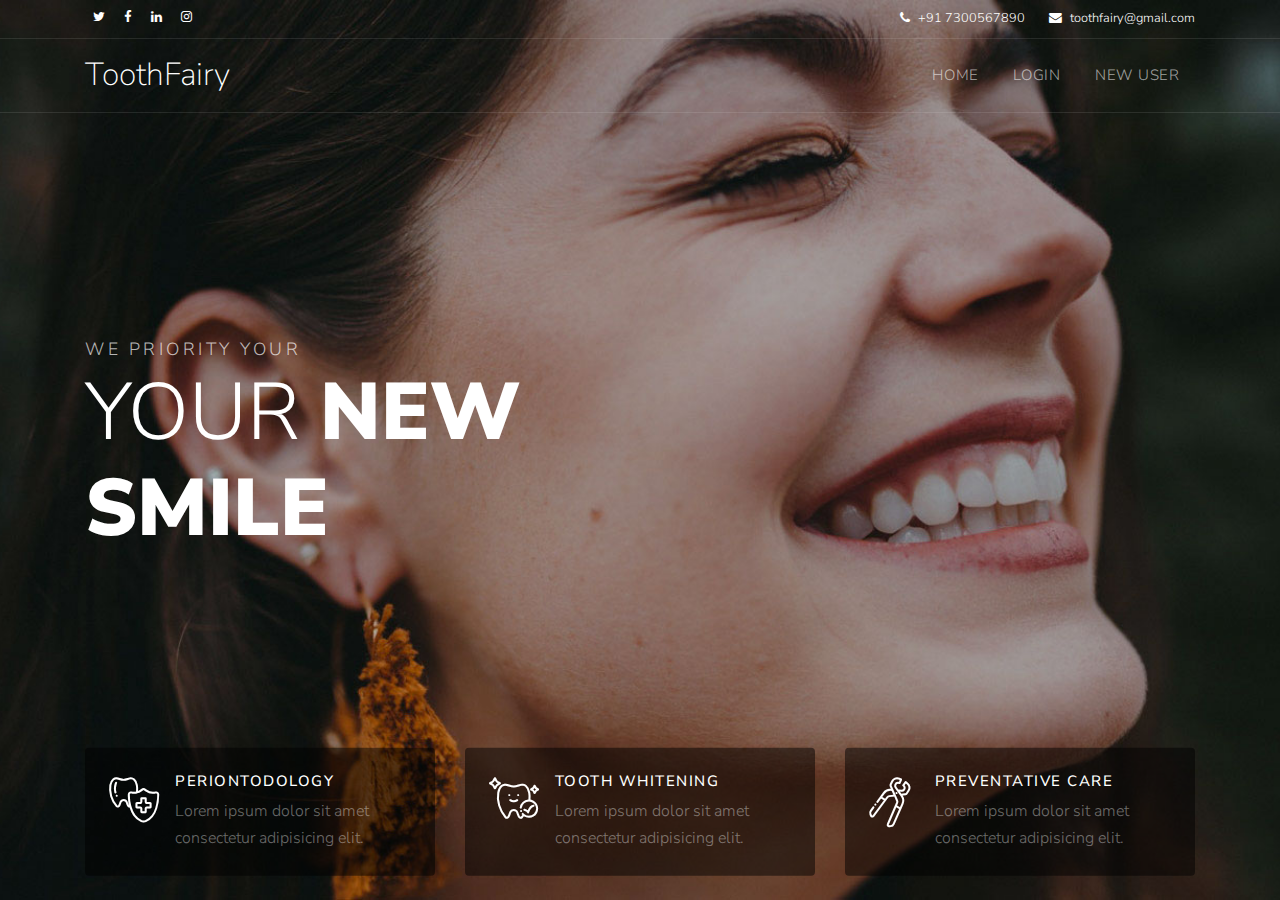
<file: PROJECTS/index.html>
<!DOCTYPE html>
<html lang="en">
  <head>
    <title>ToothFairy &mdash; </title>
    <meta charset="utf-8">
    <meta name="viewport" content="width=device-width, initial-scale=1, shrink-to-fit=no">

    <link rel="stylesheet" href="https://fonts.googleapis.com/css?family=Nunito+Sans:200,300,400,700,900"> 
    <link rel="stylesheet" href="Assets/Templates/Main/fonts/icomoon/style.css">

    <link rel="stylesheet" href="Assets/Templates/Main/css/bootstrap.min.css">
    <link rel="stylesheet" href="Assets/Templates/Main/css/magnific-popup.css">
    <link rel="stylesheet" href="Assets/Templates/Main/css/jquery-ui.css">
    <link rel="stylesheet" href="Assets/Templates/Main/css/owl.carousel.min.css">
    <link rel="stylesheet" href="Assets/Templates/Main/css/owl.theme.default.min.css">
    <link rel="stylesheet" href="Assets/Templates/Main/css/bootstrap-datepicker.css">
    
    
    <link rel="stylesheet" href="Assets/Templates/Main/fonts/flaticon/font/flaticon.css">
  
    <link rel="stylesheet" href="Assets/Templates/Main/css/aos.css">

    <link rel="stylesheet" href="Assets/Templates/Main/css/style.css">
    
  </head>
  <body>
  
  <div class="site-wrap">

    <div class="site-mobile-menu">
      <div class="site-mobile-menu-header">
        <div class="site-mobile-menu-close mt-3">
          <span class="icon-close2 js-menu-toggle"></span>
        </div>
      </div>
      <div class="site-mobile-menu-body"></div>
    </div> 
    
    
    <div class="site-navbar-wrap">
      <div class="site-navbar-top">
        <div class="container py-2">
          <div class="row align-items-center">
            <div class="col-6">
              <a href="#" class="p-2 pl-0"><span class="icon-twitter"></span></a>
              <a href="#" class="p-2 pl-0"><span class="icon-facebook"></span></a>
              <a href="#" class="p-2 pl-0"><span class="icon-linkedin"></span></a>
              <a href="#" class="p-2 pl-0"><span class="icon-instagram"></span></a>
            </div>
            <div class="col-6">
              <div class="d-flex ml-auto">
                <a href="#" class="d-flex align-items-center ml-auto mr-4">
                  <span class="icon-phone mr-2"></span>
                  <span class="d-none d-md-inline-block">+91 7300567890</span>
                </a>
                <a href="#" class="d-flex align-items-center">
                  <span class="icon-envelope mr-2"></span>
                  <span class="d-none d-md-inline-block">toothfairy@gmail.com</span>
                </a>
              </div>
            </div>
          </div>
        </div>
      </div>
      <div class="site-navbar">
        <div class="container py-1">
          <div class="row align-items-center">
            <div class="col-2">
              <h2 class="mb-0 site-logo"><a href="index.html">ToothFairy</a></h2>
            </div>
            <div class="col-10">
              <nav class="site-navigation text-right" role="navigation">
                <div class="container">
                  <div class="d-inline-block d-lg-none ml-md-0 mr-auto py-3"><a href="#" class="site-menu-toggle js-menu-toggle text-white"><span class="icon-menu h3"></span></a></div>

                  <ul class="site-menu js-clone-nav d-none d-lg-block">
                    
                    <li><a href="index.html">Home</a></li>
                    <li><a href="GUEST/Login.php">Login</a></li>
                    <li><a href="GUEST/NewUser.php">New User</a></li>
                    
                  </ul>
                </div>
              </nav>
            </div>
          </div>
        </div>
      </div>
    </div>

    <div class="site-blocks-cover" style="background-image: url(Assets/Templates/Main/images/hero_bg_1.jpg);" data-aos="fade" data-stellar-background-ratio="0.5">
      <div class="container">
        <div class="row align-items-center">
          <div class="col-md-7">
            <span class="sub-text">We Priority Your</span>
            <h1>Your <strong>New Smile</strong></h1>
          </div>
        </div>
      </div>
    </div>  

    <div class="site-block-1">
      <div class="container">
        <div class="row">
          <div class="col-lg-4">
            <div class="site-block-feature d-flex p-4 rounded mb-4">
              <div class="mr-3">
                <span class="icon flaticon-tooth font-weight-light text-white h2"></span>
              </div>
              <div class="text">
                <h3>Periontodology</h3>
                <p>Lorem ipsum dolor sit amet consectetur adipisicing elit.</p>
              </div>
            </div>   
          </div>
          <div class="col-lg-4">
            <div class="site-block-feature d-flex p-4 rounded mb-4">
              <div class="mr-3">
                <span class="icon flaticon-tooth-whitening font-weight-light text-white h2"></span>
              </div>
              <div class="text">
                <h3>Tooth Whitening</h3>
                <p>Lorem ipsum dolor sit amet consectetur adipisicing elit.</p>
              </div>
            </div>
          </div>
          <div class="col-lg-4">
            <div class="site-block-feature d-flex p-4 rounded mb-4">
              <div class="mr-3">
                <span class="icon flaticon-tooth-pliers font-weight-light text-white h2"></span>
              </div>
              <div class="text">
                <h3>Preventative Care</h3>
                <p>Lorem ipsum dolor sit amet consectetur adipisicing elit.</p>
              </div>
            </div>
          </div>
        </div>
      </div>
    </div>
    </footer>
  </div>

  <script src="Assets/Templates/Main/js/jquery-3.3.1.min.js"></script>
  <script src="Assets/Templates/Main/js/jquery-migrate-3.0.1.min.js"></script>
  <script src="Assets/Templates/Main/js/jquery-ui.js"></script>
  <script src="Assets/Templates/Main/js/popper.min.js"></script>
  <script src="Assets/Templates/Main/js/bootstrap.min.js"></script>
  <script src="Assets/Templates/Main/js/owl.carousel.min.js"></script>
  <script src="Assets/Templates/Main/js/jquery.stellar.min.js"></script>
  <script src="Assets/Templates/Main/js/jquery.countdown.min.js"></script>
  <script src="Assets/Templates/Main/js/jquery.magnific-popup.min.js"></script>
  <script src="Assets/Templates/Main/js/bootstrap-datepicker.min.js"></script>
  <script src="Assets/Templates/Main/js/aos.js"></script>

  <script src="Assets/Templates/Main/js/main.js"></script>
    
  </body>
</html>
</file>
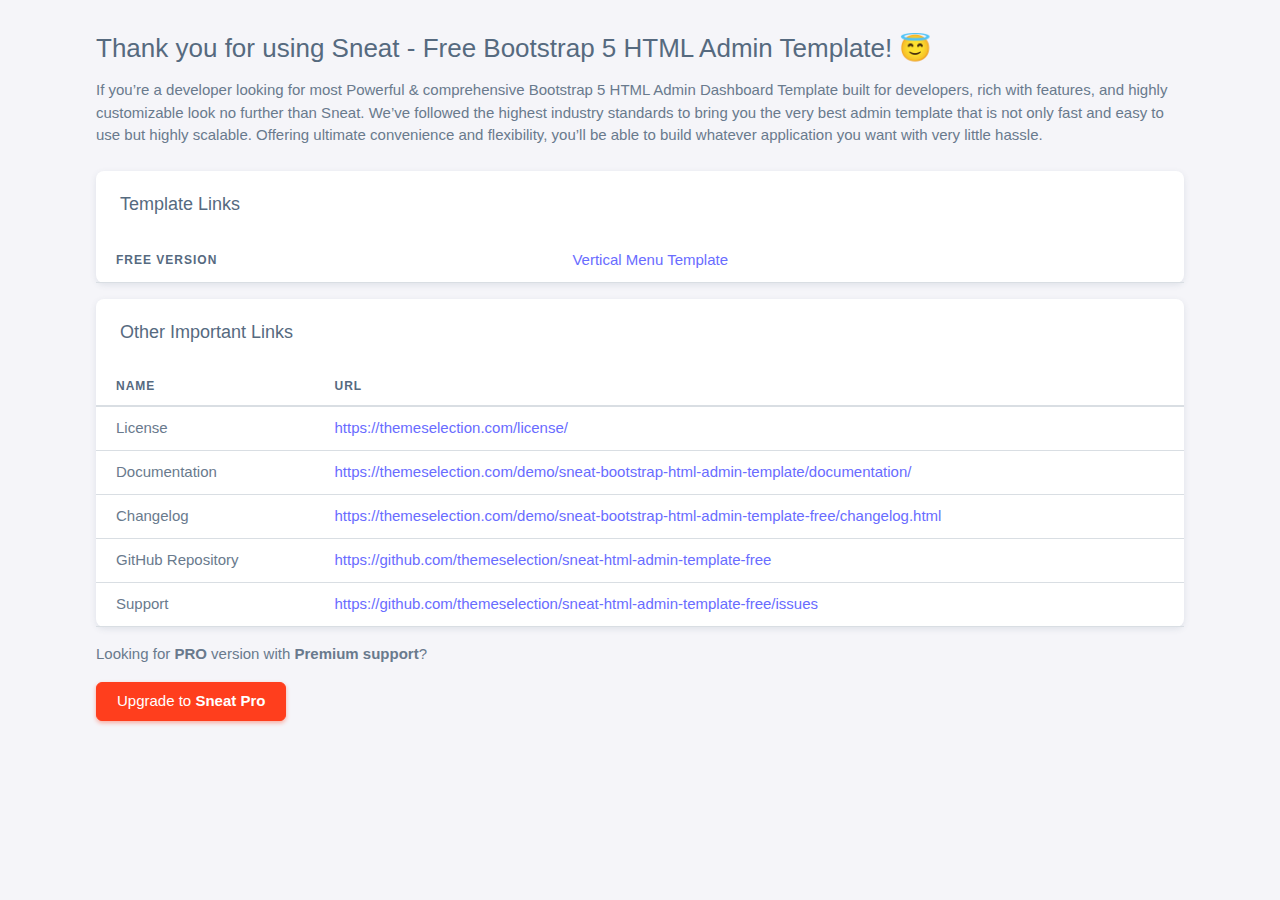
<file: PROJECTS/Assets/Templates/Dashboard/index.html>
<!DOCTYPE html>


<html lang="en" class="light-style  customizer-hide" dir="ltr" data-theme="theme-default" data-assets-path="assets/"
  data-template="vertical-menu-template-no-customizer">

<head>
  <meta charset="utf-8" />
  <meta name="viewport"
    content="width=device-width, initial-scale=1.0, user-scalable=no, minimum-scale=1.0, maximum-scale=1.0" />

  <title>Sneat - Free Bootstrap 5 HTML Admin Template</title>

  <meta name="description" content="" />

  <!-- Favicon -->
  <link rel="icon" type="image/x-icon" href="assets/img/favicon/favicon.ico" />

  <!-- Fonts -->
  <link rel="preconnect" href="https://fonts.googleapis.com">
  <link rel="preconnect" href="https://fonts.gstatic.com" crossorigin>
  <link
    href="https://fonts.googleapis.com/css2?family=Open+Sans:ital,wght@0,300;0,400;0,500;0,600;0,700;1,300;1,400;1,500;1,600;1,700&display=swap"
    rel="stylesheet">

  <!-- Core CSS -->
  <link rel="stylesheet" href="assets/vendor/css/core.css" />
  <link rel="stylesheet" href="assets/vendor/css/theme-default.css" />
  <link rel="stylesheet" href="assets/css/demo.css" />
</head>

<body>

  <!-- Content -->
  <div class="container flex-grow-1 container-p-y my-2">
    <h3>Thank you for using Sneat - Free Bootstrap 5 HTML Admin Template! 😇</h3>
    <p>If you’re a developer looking for most Powerful & comprehensive Bootstrap 5 HTML Admin Dashboard Template built
      for developers, rich with features, and highly customizable look no further than Sneat. We’ve followed the highest
      industry standards to bring you the very best admin template that is not only fast and easy to use but highly
      scalable. Offering ultimate convenience and flexibility, you’ll be able to build whatever application you want
      with very little hassle.</p>

    <!-- Examples -->
    <div class="row mt-sm-4 mt-3">
      <div class="col-12 mb-3">
        <div class="card">
          <h5 class="card-header">Template Links</h5>
          <!-- Template Demo Links -->
          <table class="table">
            <tbody>
              <tr>
                <th>Free Version</th>
                <td><a href="html/index.html" target="_blank">Vertical Menu Template</a></td>
              </tr>
            </tbody>
          </table>
          <!--/ Template Demo Links -->
        </div>
      </div>

      <div class="col-12 mb-3">
        <div class="card">

          <h5 class="card-header">Other Important Links</h5>
          <!-- Other Links -->
          <table class="table">
            <thead>
              <tr>
                <th scope="col">Name</th>
                <th scope="col">URL</th>
              </tr>
            </thead>
            <tbody>

              <tr>
                <td>License </td>
                <td>
                  <a href="https://themeselection.com/license/" target="_blank">https://themeselection.com/license/</a>
                </td>
              </tr>

              <tr>
                <td>Documentation</td>
                <td>
                  <a href="https://themeselection.com/demo/sneat-bootstrap-html-admin-template/documentation/"
                    target="_blank">https://themeselection.com/demo/sneat-bootstrap-html-admin-template/documentation/</a>
                </td>
              </tr>

              <tr>
                <td>Changelog</td>
                <td>
                  <a href="https://themeselection.com/demo/sneat-bootstrap-html-admin-template-free/changelog.html"
                    target="_blank">https://themeselection.com/demo/sneat-bootstrap-html-admin-template-free/changelog.html</a>
                </td>
              </tr>


              <tr>
                <td>GitHub Repository</td>
                <td>
                  <a href="https://github.com/themeselection/sneat-html-admin-template-free"
                    target="_blank">https://github.com/themeselection/sneat-html-admin-template-free</a>
                </td>
              </tr>


              <tr>
                <td>Support</td>
                <td>
                  <a href="https://github.com/themeselection/sneat-html-admin-template-free/issues"
                    target="_blank">https://github.com/themeselection/sneat-html-admin-template-free/issues</a>
                </td>
              </tr>

            </tbody>
          </table>
          <!--/ Other Links -->
        </div>
      </div>

      <div class="col-12 mb-3">
        <p>Looking for <strong>PRO</strong> version with <strong>Premium support</strong>?</p>
        <div class="upgrade-to-pro">
          <a href="https://themeselection.com/products/sneat-bootstrap-html-admin-template/" target="_blank"
            class="btn btn-danger">Upgrade to <strong>Sneat Pro</strong></a>
        </div>
      </div>
    </div>
  </div>
  <!-- / Content -->

</body>

</html>
</file>
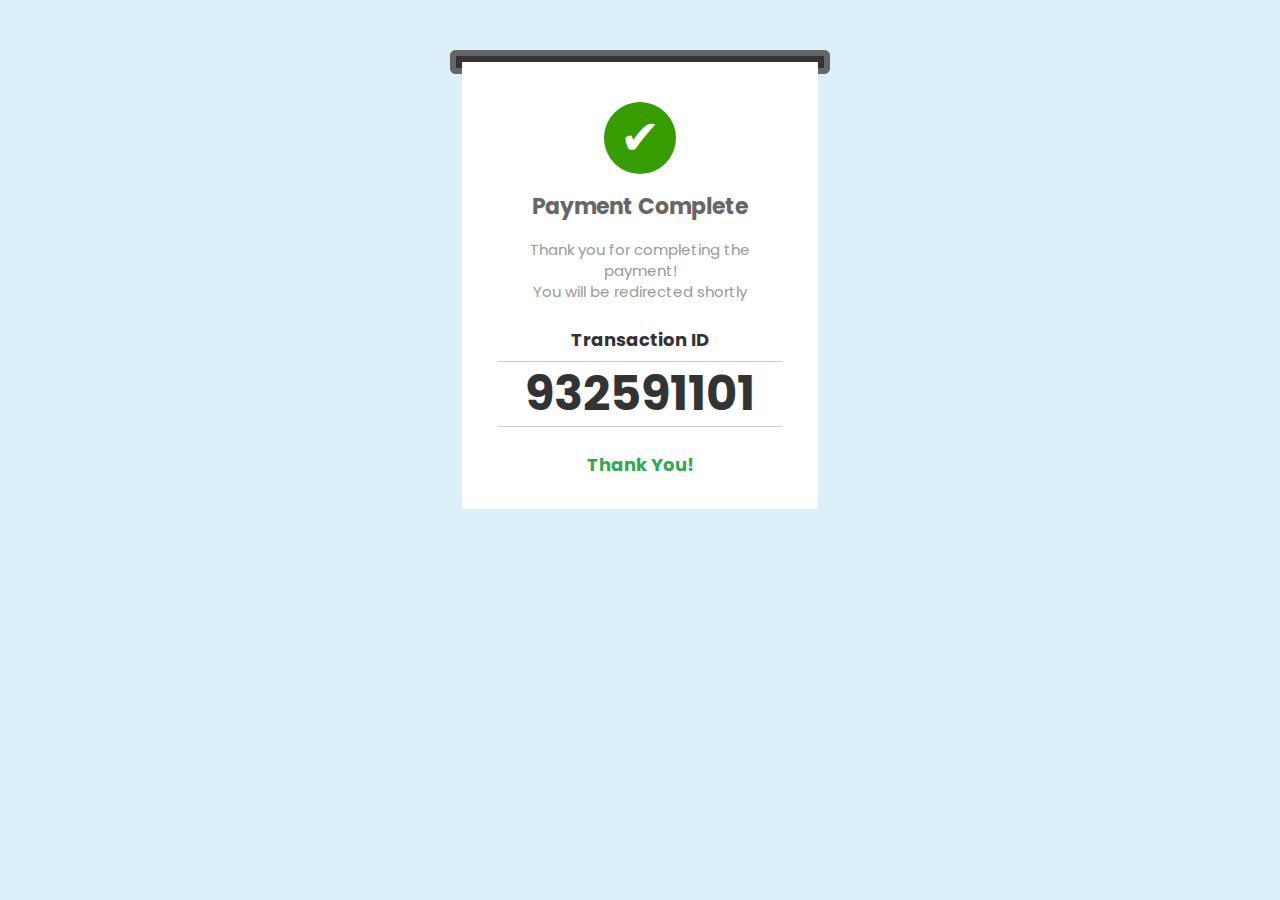
<file: PROJECTS/USER/Success.html>
<!DOCTYPE html>
<html lang="en">

<head>
    <meta charset="UTF-8">
    <title>Payment Success</title>
    <link href="https://fonts.googleapis.com/css2?family=Poppins:wght@500&display=swap" rel="stylesheet">
</head>
<style>
    body {
        background: #dcf0fa;
    }

    .container {
        max-width: 380px;
        margin: 50px auto;
        overflow: hidden;
    }

    .printer-top {
        z-index: 1;
        border: 6px solid #666666;
        height: 6px;
        border-bottom: 0;
        border-radius: 6px 6px 0 0;
        background: #333333;
    }

    .printer-bottom {
        z-index: 0;
        border: 6px solid #666666;
        height: 6px;
        border-top: 0;
        border-radius: 0 0 6px 6px;
        background: #333333;
    }

    .paper-container {
        position: relative;
        overflow: hidden;
        height: 467px;
    }

    .paper {
        background: #ffffff;
        font-family: 'Poppins', sans-serif;
        height: 447px;
        position: absolute;
        z-index: 2;
        margin: 0 12px;
        margin-top: -12px;
        animation: print 5000ms cubic-bezier(0.68, -0.55, 0.265, 0.9);
        /* -moz-animation: print 5000ms cubic-bezier(0.68, -0.55, 0.265, 0.9) infinite; */
    }

    .main-contents {
        margin: 0 12px;
        padding: 24px;
    }

    /* Paper Jagged Edge */
    .jagged-edge {
        position: relative;
        height: 20px;
        width: 100%;
        margin-top: -1px;
    }

    .jagged-edge:after {
        content: "";
        display: block;
        position: absolute;
        bottom: 20px;
        left: 0;
        right: 0;
        height: 20px;
        background: linear-gradient(45deg,
                transparent 33.333%,
                #ffffff 33.333%,
                #ffffff 66.667%,
                transparent 66.667%),
            linear-gradient(-45deg,
                transparent 33.333%,
                #ffffff 33.333%,
                #ffffff 66.667%,
                transparent 66.667%);
        background-size: 16px 40px;
        background-position: 0 -20px;
    }

    .success-icon {
        text-align: center;
        font-size: 48px;
        height: 72px;
        background: #359d00;
        border-radius: 50%;
        width: 72px;
        height: 72px;
        margin: 16px auto;
        color: #fff;
    }

    .success-title {
        font-size: 22px;
        font-family: 'Poppins', sans-serif;
        text-align: center;
        color: #666;
        font-weight: bold;
        margin-bottom: 16px;
    }

    .success-description {
        font-size: 15px;
        font-family: 'Poppins', sans-serif;
        line-height: 21px;
        color: #999;
        text-align: center;
        margin-bottom: 24px;
    }

    .order-details {
        text-align: center;
        color: #333;
        font-weight: bold;

    }

    .order-number-label {
        font-size: 18px;
        margin-bottom: 8px;
    }

    .order-number {
        border-top: 1px solid #ccc;
        border-bottom: 1px solid #ccc;
        line-height: 48px;
        font-size: 48px;
        padding: 8px 0;
        margin-bottom: 24px;
    }

    .complement {
        font-size: 18px;
        margin-bottom: 8px;
        color: #32a852;
    }

    @keyframes print {
        0% {
            transform: translateY(-90%);
        }

        100% {
            transform: translateY(0%);
        }
    }

    @-webkit-keyframes print {
        0% {
            -webkit-transform: translateY(-90%);
        }

        100% {
            -webkit-transform: translateY(0%);
        }
    }

    @-moz-keyframes print {
        0% {
            -moz-transform: translateY(-90%);
        }

        100% {
            -moz-transform: translateY(0%);
        }
    }

    @-ms-keyframes print {
        0% {
            -ms-transform: translateY(-90%);
        }

        100% {
            -ms-transform: translateY(0%);
        }
    }
</style>

<body>
    <div class="container">
        <div class="printer-top"></div>

        <div class="paper-container">
            <div class="printer-bottom"></div>

            <div class="paper">
                <div class="main-contents">
                    <div class="success-icon">&#10004;</div>
                    <div class="success-title">
                        Payment Complete
                    </div>
                    <div class="success-description">
                        Thank you for completing the payment! <br>
                        You will be redirected shortly
                        <!-- You will shortly receive an email of your payment. -->
                    </div>
                    <div class="order-details">
                        <div class="order-number-label">Transaction ID</div>
                        <div class="order-number"></div>
                        <div class="complement">Thank You!</div>
                    </div>
                </div>
                <div class="jagged-edge"></div>
            </div>
        </div>
    </div>
</body>
<script>

    function generateTransactionID() {
        var min = 100000000;
        var max = 999999999;
        return Math.floor(Math.random() * (max - min + 1)) + min;
    }

    var orderNumberElement = document.querySelector('.order-number');

    orderNumberElement.textContent = generateTransactionID();

    setTimeout(function () {
        window.location.href = 'MyAppoinment.php';
    }, 8000); // 8000 milliseconds = 8 seconds
</script>

</html>
</file>
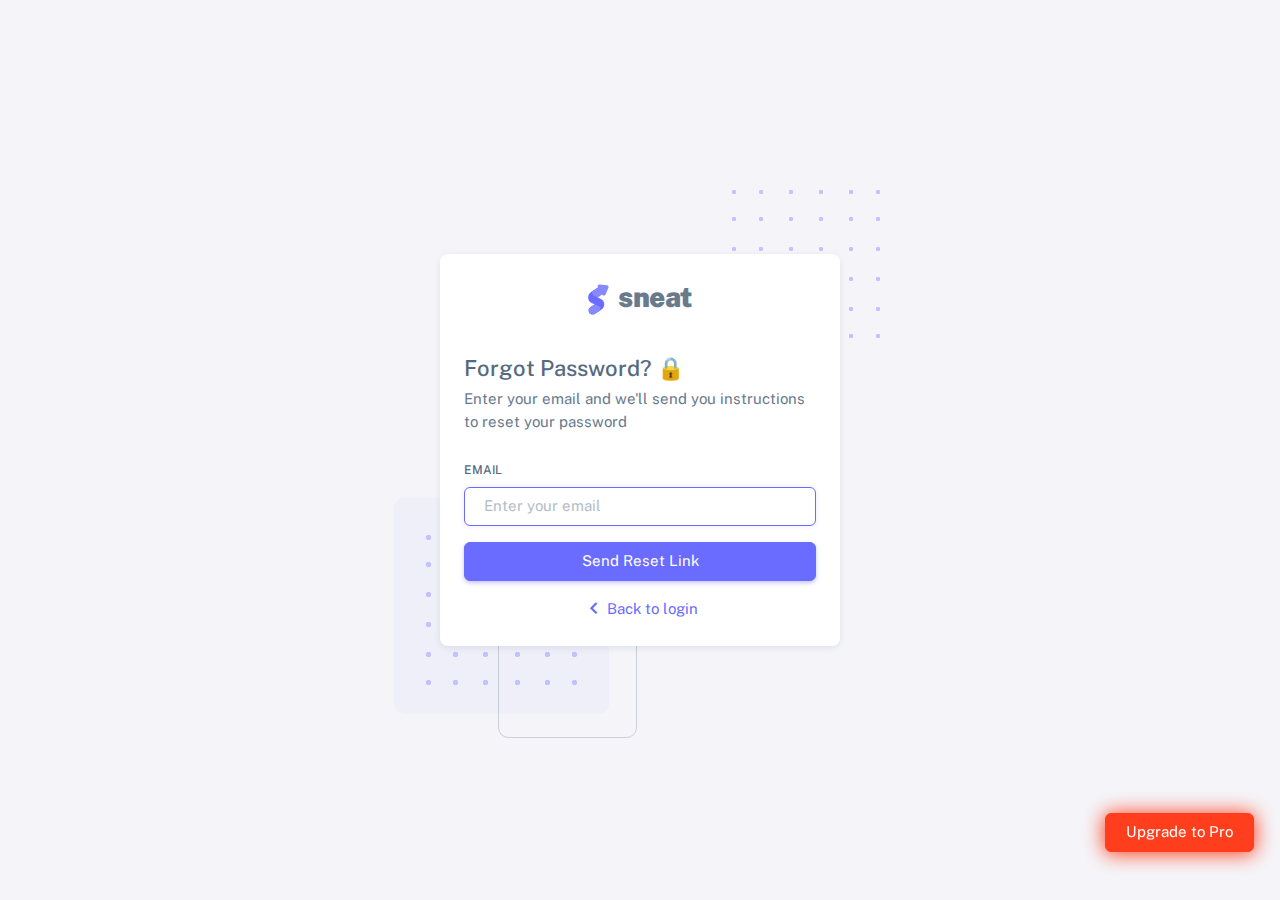
<file: PROJECTS/Assets/Templates/Dashboard/html/auth-forgot-password-basic.html>
<!DOCTYPE html>

<!-- =========================================================
* Sneat - Bootstrap 5 HTML Admin Template - Pro | v1.0.0
==============================================================

* Product Page: https://themeselection.com/products/sneat-bootstrap-html-admin-template/
* Created by: ThemeSelection
* License: You must have a valid license purchased in order to legally use the theme for your project.
* Copyright ThemeSelection (https://themeselection.com)

=========================================================
 -->
<!-- beautify ignore:start -->
<html
  lang="en"
  class="light-style customizer-hide"
  dir="ltr"
  data-theme="theme-default"
  data-assets-path="../assets/"
  data-template="vertical-menu-template-free"
>
  <head>
    <meta charset="utf-8" />
    <meta
      name="viewport"
      content="width=device-width, initial-scale=1.0, user-scalable=no, minimum-scale=1.0, maximum-scale=1.0"
    />

    <title>Forgot Password Basic - Pages | Sneat - Bootstrap 5 HTML Admin Template - Pro</title>

    <meta name="description" content="" />

    <!-- Favicon -->
    <link rel="icon" type="image/x-icon" href="../assets/img/favicon/favicon.ico" />

    <!-- Fonts -->
    <link rel="preconnect" href="https://fonts.googleapis.com" />
    <link rel="preconnect" href="https://fonts.gstatic.com" crossorigin />
    <link
      href="https://fonts.googleapis.com/css2?family=Public+Sans:ital,wght@0,300;0,400;0,500;0,600;0,700;1,300;1,400;1,500;1,600;1,700&display=swap"
      rel="stylesheet"
    />

    <!-- Icons. Uncomment required icon fonts -->
    <link rel="stylesheet" href="../assets/vendor/fonts/boxicons.css" />

    <!-- Core CSS -->
    <link rel="stylesheet" href="../assets/vendor/css/core.css" class="template-customizer-core-css" />
    <link rel="stylesheet" href="../assets/vendor/css/theme-default.css" class="template-customizer-theme-css" />
    <link rel="stylesheet" href="../assets/css/demo.css" />

    <!-- Vendors CSS -->
    <link rel="stylesheet" href="../assets/vendor/libs/perfect-scrollbar/perfect-scrollbar.css" />

    <!-- Page CSS -->
    <!-- Page -->
    <link rel="stylesheet" href="../assets/vendor/css/pages/page-auth.css" />
    <!-- Helpers -->
    <script src="../assets/vendor/js/helpers.js"></script>

    <!--! Template customizer & Theme config files MUST be included after core stylesheets and helpers.js in the <head> section -->
    <!--? Config:  Mandatory theme config file contain global vars & default theme options, Set your preferred theme option in this file.  -->
    <script src="../assets/js/config.js"></script>
  </head>

  <body>
    <!-- Content -->

    <div class="container-xxl">
      <div class="authentication-wrapper authentication-basic container-p-y">
        <div class="authentication-inner py-4">
          <!-- Forgot Password -->
          <div class="card">
            <div class="card-body">
              <!-- Logo -->
              <div class="app-brand justify-content-center">
                <a href="index.html" class="app-brand-link gap-2">
                  <span class="app-brand-logo demo">
                    <svg
                      width="25"
                      viewBox="0 0 25 42"
                      version="1.1"
                      xmlns="http://www.w3.org/2000/svg"
                      xmlns:xlink="http://www.w3.org/1999/xlink"
                    >
                      <defs>
                        <path
                          d="M13.7918663,0.358365126 L3.39788168,7.44174259 C0.566865006,9.69408886 -0.379795268,12.4788597 0.557900856,15.7960551 C0.68998853,16.2305145 1.09562888,17.7872135 3.12357076,19.2293357 C3.8146334,19.7207684 5.32369333,20.3834223 7.65075054,21.2172976 L7.59773219,21.2525164 L2.63468769,24.5493413 C0.445452254,26.3002124 0.0884951797,28.5083815 1.56381646,31.1738486 C2.83770406,32.8170431 5.20850219,33.2640127 7.09180128,32.5391577 C8.347334,32.0559211 11.4559176,30.0011079 16.4175519,26.3747182 C18.0338572,24.4997857 18.6973423,22.4544883 18.4080071,20.2388261 C17.963753,17.5346866 16.1776345,15.5799961 13.0496516,14.3747546 L10.9194936,13.4715819 L18.6192054,7.984237 L13.7918663,0.358365126 Z"
                          id="path-1"
                        ></path>
                        <path
                          d="M5.47320593,6.00457225 C4.05321814,8.216144 4.36334763,10.0722806 6.40359441,11.5729822 C8.61520715,12.571656 10.0999176,13.2171421 10.8577257,13.5094407 L15.5088241,14.433041 L18.6192054,7.984237 C15.5364148,3.11535317 13.9273018,0.573395879 13.7918663,0.358365126 C13.5790555,0.511491653 10.8061687,2.3935607 5.47320593,6.00457225 Z"
                          id="path-3"
                        ></path>
                        <path
                          d="M7.50063644,21.2294429 L12.3234468,23.3159332 C14.1688022,24.7579751 14.397098,26.4880487 13.008334,28.506154 C11.6195701,30.5242593 10.3099883,31.790241 9.07958868,32.3040991 C5.78142938,33.4346997 4.13234973,34 4.13234973,34 C4.13234973,34 2.75489982,33.0538207 2.37032616e-14,31.1614621 C-0.55822714,27.8186216 -0.55822714,26.0572515 -4.05231404e-15,25.8773518 C0.83734071,25.6075023 2.77988457,22.8248993 3.3049379,22.52991 C3.65497346,22.3332504 5.05353963,21.8997614 7.50063644,21.2294429 Z"
                          id="path-4"
                        ></path>
                        <path
                          d="M20.6,7.13333333 L25.6,13.8 C26.2627417,14.6836556 26.0836556,15.9372583 25.2,16.6 C24.8538077,16.8596443 24.4327404,17 24,17 L14,17 C12.8954305,17 12,16.1045695 12,15 C12,14.5672596 12.1403557,14.1461923 12.4,13.8 L17.4,7.13333333 C18.0627417,6.24967773 19.3163444,6.07059163 20.2,6.73333333 C20.3516113,6.84704183 20.4862915,6.981722 20.6,7.13333333 Z"
                          id="path-5"
                        ></path>
                      </defs>
                      <g id="g-app-brand" stroke="none" stroke-width="1" fill="none" fill-rule="evenodd">
                        <g id="Brand-Logo" transform="translate(-27.000000, -15.000000)">
                          <g id="Icon" transform="translate(27.000000, 15.000000)">
                            <g id="Mask" transform="translate(0.000000, 8.000000)">
                              <mask id="mask-2" fill="white">
                                <use xlink:href="#path-1"></use>
                              </mask>
                              <use fill="#696cff" xlink:href="#path-1"></use>
                              <g id="Path-3" mask="url(#mask-2)">
                                <use fill="#696cff" xlink:href="#path-3"></use>
                                <use fill-opacity="0.2" fill="#FFFFFF" xlink:href="#path-3"></use>
                              </g>
                              <g id="Path-4" mask="url(#mask-2)">
                                <use fill="#696cff" xlink:href="#path-4"></use>
                                <use fill-opacity="0.2" fill="#FFFFFF" xlink:href="#path-4"></use>
                              </g>
                            </g>
                            <g
                              id="Triangle"
                              transform="translate(19.000000, 11.000000) rotate(-300.000000) translate(-19.000000, -11.000000) "
                            >
                              <use fill="#696cff" xlink:href="#path-5"></use>
                              <use fill-opacity="0.2" fill="#FFFFFF" xlink:href="#path-5"></use>
                            </g>
                          </g>
                        </g>
                      </g>
                    </svg>
                  </span>
                  <span class="app-brand-text demo text-body fw-bolder">Sneat</span>
                </a>
              </div>
              <!-- /Logo -->
              <h4 class="mb-2">Forgot Password? 🔒</h4>
              <p class="mb-4">Enter your email and we'll send you instructions to reset your password</p>
              <form id="formAuthentication" class="mb-3" action="index.html" method="POST">
                <div class="mb-3">
                  <label for="email" class="form-label">Email</label>
                  <input
                    type="text"
                    class="form-control"
                    id="email"
                    name="email"
                    placeholder="Enter your email"
                    autofocus
                  />
                </div>
                <button class="btn btn-primary d-grid w-100">Send Reset Link</button>
              </form>
              <div class="text-center">
                <a href="auth-login-basic.html" class="d-flex align-items-center justify-content-center">
                  <i class="bx bx-chevron-left scaleX-n1-rtl bx-sm"></i>
                  Back to login
                </a>
              </div>
            </div>
          </div>
          <!-- /Forgot Password -->
        </div>
      </div>
    </div>

    <!-- / Content -->

    <div class="buy-now">
      <a
        href="https://themeselection.com/products/sneat-bootstrap-html-admin-template/"
        target="_blank"
        class="btn btn-danger btn-buy-now"
        >Upgrade to Pro</a
      >
    </div>

    <!-- Core JS -->
    <!-- build:js assets/vendor/js/core.js -->
    <script src="../assets/vendor/libs/jquery/jquery.js"></script>
    <script src="../assets/vendor/libs/popper/popper.js"></script>
    <script src="../assets/vendor/js/bootstrap.js"></script>
    <script src="../assets/vendor/libs/perfect-scrollbar/perfect-scrollbar.js"></script>

    <script src="../assets/vendor/js/menu.js"></script>
    <!-- endbuild -->

    <!-- Vendors JS -->

    <!-- Main JS -->
    <script src="../assets/js/main.js"></script>

    <!-- Page JS -->

    <!-- Place this tag in your head or just before your close body tag. -->
    <script async defer src="https://buttons.github.io/buttons.js"></script>
  </body>
</html>
</file>
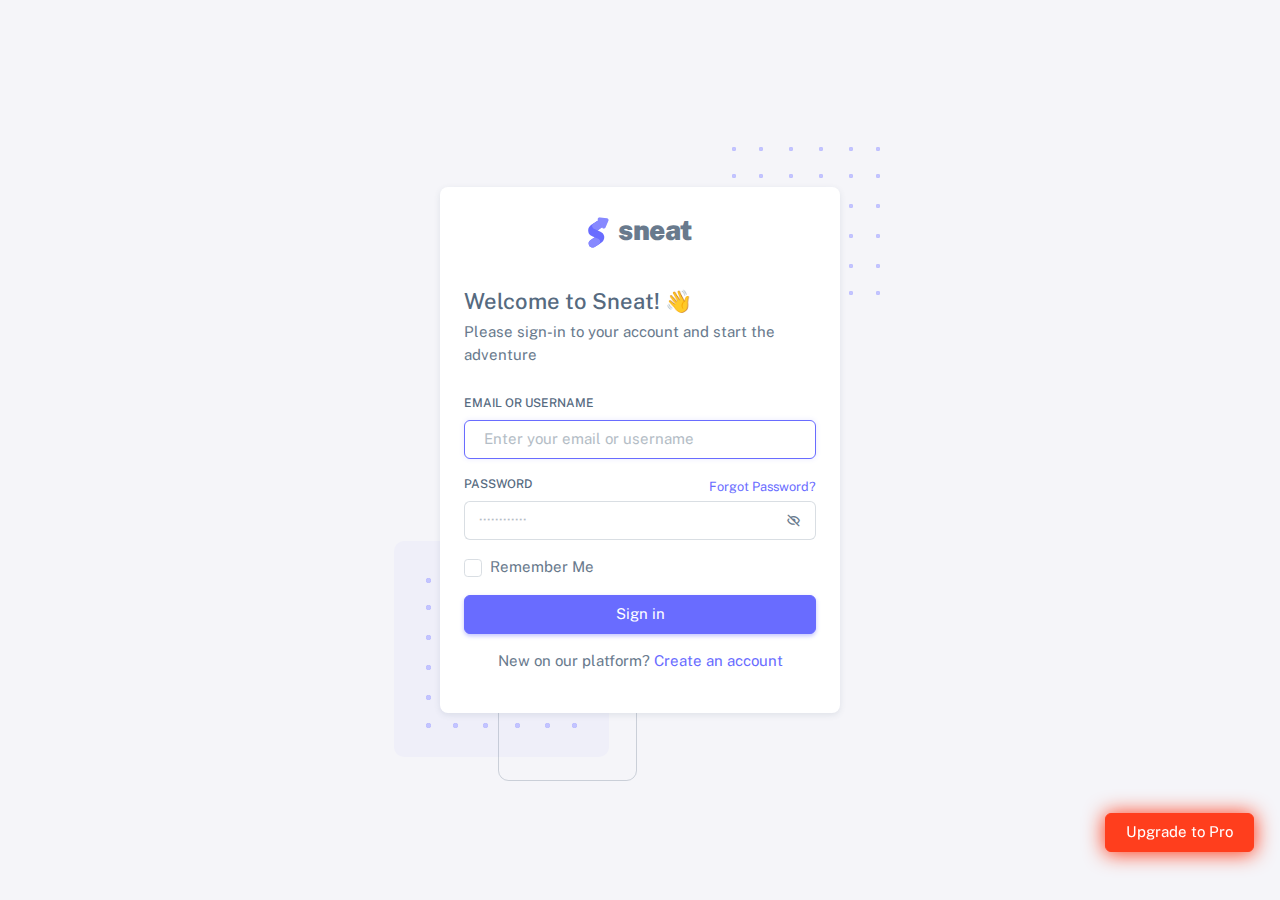
<file: PROJECTS/Assets/Templates/Dashboard/html/auth-login-basic.html>
<!DOCTYPE html>

<!-- =========================================================
* Sneat - Bootstrap 5 HTML Admin Template - Pro | v1.0.0
==============================================================

* Product Page: https://themeselection.com/products/sneat-bootstrap-html-admin-template/
* Created by: ThemeSelection
* License: You must have a valid license purchased in order to legally use the theme for your project.
* Copyright ThemeSelection (https://themeselection.com)

=========================================================
 -->
<!-- beautify ignore:start -->
<html
  lang="en"
  class="light-style customizer-hide"
  dir="ltr"
  data-theme="theme-default"
  data-assets-path="../assets/"
  data-template="vertical-menu-template-free"
>
  <head>
    <meta charset="utf-8" />
    <meta
      name="viewport"
      content="width=device-width, initial-scale=1.0, user-scalable=no, minimum-scale=1.0, maximum-scale=1.0"
    />

    <title>Login Basic - Pages | Sneat - Bootstrap 5 HTML Admin Template - Pro</title>

    <meta name="description" content="" />

    <!-- Favicon -->
    <link rel="icon" type="image/x-icon" href="../assets/img/favicon/favicon.ico" />

    <!-- Fonts -->
    <link rel="preconnect" href="https://fonts.googleapis.com" />
    <link rel="preconnect" href="https://fonts.gstatic.com" crossorigin />
    <link
      href="https://fonts.googleapis.com/css2?family=Public+Sans:ital,wght@0,300;0,400;0,500;0,600;0,700;1,300;1,400;1,500;1,600;1,700&display=swap"
      rel="stylesheet"
    />

    <!-- Icons. Uncomment required icon fonts -->
    <link rel="stylesheet" href="../assets/vendor/fonts/boxicons.css" />

    <!-- Core CSS -->
    <link rel="stylesheet" href="../assets/vendor/css/core.css" class="template-customizer-core-css" />
    <link rel="stylesheet" href="../assets/vendor/css/theme-default.css" class="template-customizer-theme-css" />
    <link rel="stylesheet" href="../assets/css/demo.css" />

    <!-- Vendors CSS -->
    <link rel="stylesheet" href="../assets/vendor/libs/perfect-scrollbar/perfect-scrollbar.css" />

    <!-- Page CSS -->
    <!-- Page -->
    <link rel="stylesheet" href="../assets/vendor/css/pages/page-auth.css" />
    <!-- Helpers -->
    <script src="../assets/vendor/js/helpers.js"></script>

    <!--! Template customizer & Theme config files MUST be included after core stylesheets and helpers.js in the <head> section -->
    <!--? Config:  Mandatory theme config file contain global vars & default theme options, Set your preferred theme option in this file.  -->
    <script src="../assets/js/config.js"></script>
  </head>

  <body>
    <!-- Content -->

    <div class="container-xxl">
      <div class="authentication-wrapper authentication-basic container-p-y">
        <div class="authentication-inner">
          <!-- Register -->
          <div class="card">
            <div class="card-body">
              <!-- Logo -->
              <div class="app-brand justify-content-center">
                <a href="index.html" class="app-brand-link gap-2">
                  <span class="app-brand-logo demo">
                    <svg
                      width="25"
                      viewBox="0 0 25 42"
                      version="1.1"
                      xmlns="http://www.w3.org/2000/svg"
                      xmlns:xlink="http://www.w3.org/1999/xlink"
                    >
                      <defs>
                        <path
                          d="M13.7918663,0.358365126 L3.39788168,7.44174259 C0.566865006,9.69408886 -0.379795268,12.4788597 0.557900856,15.7960551 C0.68998853,16.2305145 1.09562888,17.7872135 3.12357076,19.2293357 C3.8146334,19.7207684 5.32369333,20.3834223 7.65075054,21.2172976 L7.59773219,21.2525164 L2.63468769,24.5493413 C0.445452254,26.3002124 0.0884951797,28.5083815 1.56381646,31.1738486 C2.83770406,32.8170431 5.20850219,33.2640127 7.09180128,32.5391577 C8.347334,32.0559211 11.4559176,30.0011079 16.4175519,26.3747182 C18.0338572,24.4997857 18.6973423,22.4544883 18.4080071,20.2388261 C17.963753,17.5346866 16.1776345,15.5799961 13.0496516,14.3747546 L10.9194936,13.4715819 L18.6192054,7.984237 L13.7918663,0.358365126 Z"
                          id="path-1"
                        ></path>
                        <path
                          d="M5.47320593,6.00457225 C4.05321814,8.216144 4.36334763,10.0722806 6.40359441,11.5729822 C8.61520715,12.571656 10.0999176,13.2171421 10.8577257,13.5094407 L15.5088241,14.433041 L18.6192054,7.984237 C15.5364148,3.11535317 13.9273018,0.573395879 13.7918663,0.358365126 C13.5790555,0.511491653 10.8061687,2.3935607 5.47320593,6.00457225 Z"
                          id="path-3"
                        ></path>
                        <path
                          d="M7.50063644,21.2294429 L12.3234468,23.3159332 C14.1688022,24.7579751 14.397098,26.4880487 13.008334,28.506154 C11.6195701,30.5242593 10.3099883,31.790241 9.07958868,32.3040991 C5.78142938,33.4346997 4.13234973,34 4.13234973,34 C4.13234973,34 2.75489982,33.0538207 2.37032616e-14,31.1614621 C-0.55822714,27.8186216 -0.55822714,26.0572515 -4.05231404e-15,25.8773518 C0.83734071,25.6075023 2.77988457,22.8248993 3.3049379,22.52991 C3.65497346,22.3332504 5.05353963,21.8997614 7.50063644,21.2294429 Z"
                          id="path-4"
                        ></path>
                        <path
                          d="M20.6,7.13333333 L25.6,13.8 C26.2627417,14.6836556 26.0836556,15.9372583 25.2,16.6 C24.8538077,16.8596443 24.4327404,17 24,17 L14,17 C12.8954305,17 12,16.1045695 12,15 C12,14.5672596 12.1403557,14.1461923 12.4,13.8 L17.4,7.13333333 C18.0627417,6.24967773 19.3163444,6.07059163 20.2,6.73333333 C20.3516113,6.84704183 20.4862915,6.981722 20.6,7.13333333 Z"
                          id="path-5"
                        ></path>
                      </defs>
                      <g id="g-app-brand" stroke="none" stroke-width="1" fill="none" fill-rule="evenodd">
                        <g id="Brand-Logo" transform="translate(-27.000000, -15.000000)">
                          <g id="Icon" transform="translate(27.000000, 15.000000)">
                            <g id="Mask" transform="translate(0.000000, 8.000000)">
                              <mask id="mask-2" fill="white">
                                <use xlink:href="#path-1"></use>
                              </mask>
                              <use fill="#696cff" xlink:href="#path-1"></use>
                              <g id="Path-3" mask="url(#mask-2)">
                                <use fill="#696cff" xlink:href="#path-3"></use>
                                <use fill-opacity="0.2" fill="#FFFFFF" xlink:href="#path-3"></use>
                              </g>
                              <g id="Path-4" mask="url(#mask-2)">
                                <use fill="#696cff" xlink:href="#path-4"></use>
                                <use fill-opacity="0.2" fill="#FFFFFF" xlink:href="#path-4"></use>
                              </g>
                            </g>
                            <g
                              id="Triangle"
                              transform="translate(19.000000, 11.000000) rotate(-300.000000) translate(-19.000000, -11.000000) "
                            >
                              <use fill="#696cff" xlink:href="#path-5"></use>
                              <use fill-opacity="0.2" fill="#FFFFFF" xlink:href="#path-5"></use>
                            </g>
                          </g>
                        </g>
                      </g>
                    </svg>
                  </span>
                  <span class="app-brand-text demo text-body fw-bolder">Sneat</span>
                </a>
              </div>
              <!-- /Logo -->
              <h4 class="mb-2">Welcome to Sneat! 👋</h4>
              <p class="mb-4">Please sign-in to your account and start the adventure</p>

              <form id="formAuthentication" class="mb-3" action="index.html" method="POST">
                <div class="mb-3">
                  <label for="email" class="form-label">Email or Username</label>
                  <input
                    type="text"
                    class="form-control"
                    id="email"
                    name="email-username"
                    placeholder="Enter your email or username"
                    autofocus
                  />
                </div>
                <div class="mb-3 form-password-toggle">
                  <div class="d-flex justify-content-between">
                    <label class="form-label" for="password">Password</label>
                    <a href="auth-forgot-password-basic.html">
                      <small>Forgot Password?</small>
                    </a>
                  </div>
                  <div class="input-group input-group-merge">
                    <input
                      type="password"
                      id="password"
                      class="form-control"
                      name="password"
                      placeholder="&#xb7;&#xb7;&#xb7;&#xb7;&#xb7;&#xb7;&#xb7;&#xb7;&#xb7;&#xb7;&#xb7;&#xb7;"
                      aria-describedby="password"
                    />
                    <span class="input-group-text cursor-pointer"><i class="bx bx-hide"></i></span>
                  </div>
                </div>
                <div class="mb-3">
                  <div class="form-check">
                    <input class="form-check-input" type="checkbox" id="remember-me" />
                    <label class="form-check-label" for="remember-me"> Remember Me </label>
                  </div>
                </div>
                <div class="mb-3">
                  <button class="btn btn-primary d-grid w-100" type="submit">Sign in</button>
                </div>
              </form>

              <p class="text-center">
                <span>New on our platform?</span>
                <a href="auth-register-basic.html">
                  <span>Create an account</span>
                </a>
              </p>
            </div>
          </div>
          <!-- /Register -->
        </div>
      </div>
    </div>

    <!-- / Content -->

    <div class="buy-now">
      <a
        href="https://themeselection.com/products/sneat-bootstrap-html-admin-template/"
        target="_blank"
        class="btn btn-danger btn-buy-now"
        >Upgrade to Pro</a
      >
    </div>

    <!-- Core JS -->
    <!-- build:js assets/vendor/js/core.js -->
    <script src="../assets/vendor/libs/jquery/jquery.js"></script>
    <script src="../assets/vendor/libs/popper/popper.js"></script>
    <script src="../assets/vendor/js/bootstrap.js"></script>
    <script src="../assets/vendor/libs/perfect-scrollbar/perfect-scrollbar.js"></script>

    <script src="../assets/vendor/js/menu.js"></script>
    <!-- endbuild -->

    <!-- Vendors JS -->

    <!-- Main JS -->
    <script src="../assets/js/main.js"></script>

    <!-- Page JS -->

    <!-- Place this tag in your head or just before your close body tag. -->
    <script async defer src="https://buttons.github.io/buttons.js"></script>
  </body>
</html>
</file>
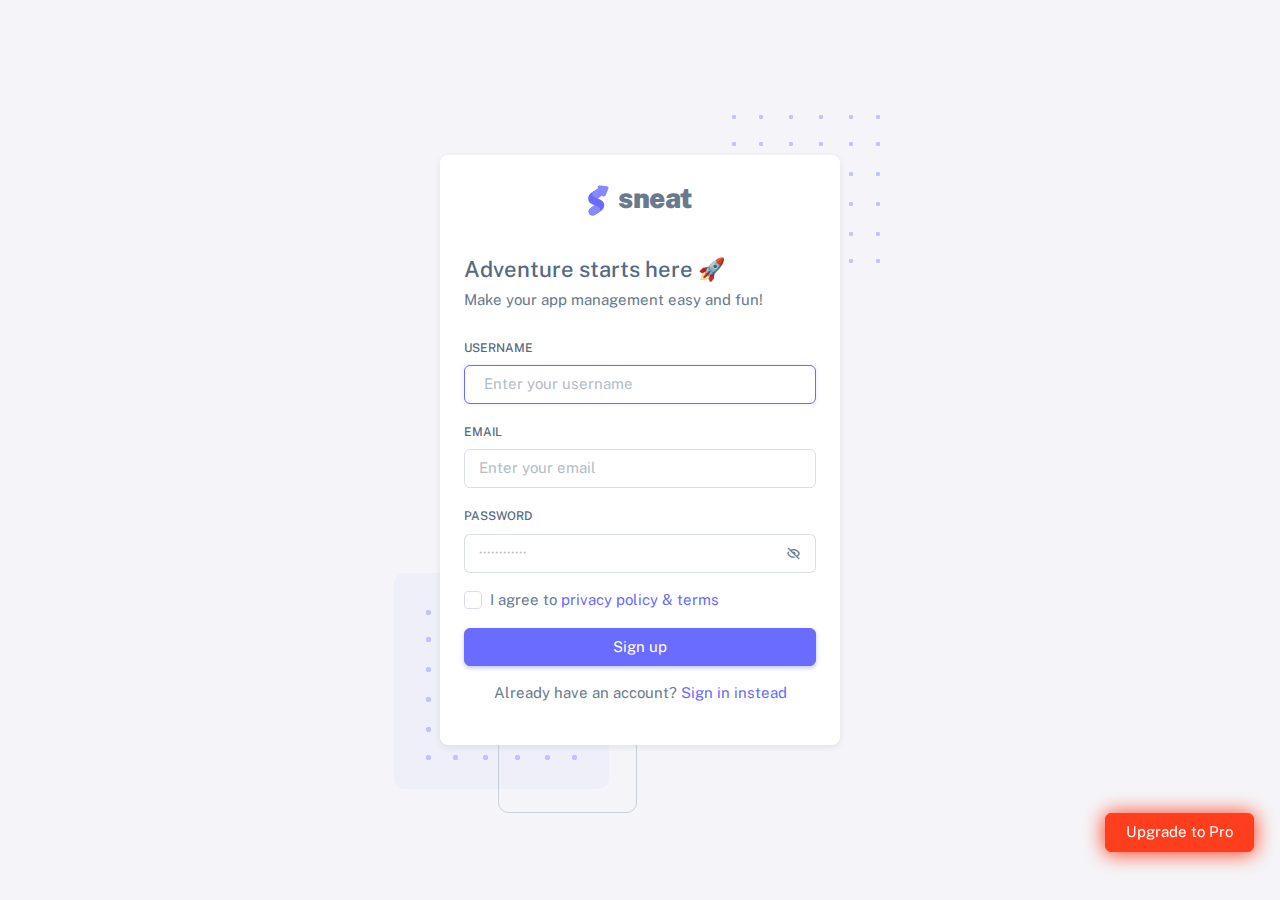
<file: PROJECTS/Assets/Templates/Dashboard/html/auth-register-basic.html>
<!DOCTYPE html>

<!-- =========================================================
* Sneat - Bootstrap 5 HTML Admin Template - Pro | v1.0.0
==============================================================

* Product Page: https://themeselection.com/products/sneat-bootstrap-html-admin-template/
* Created by: ThemeSelection
* License: You must have a valid license purchased in order to legally use the theme for your project.
* Copyright ThemeSelection (https://themeselection.com)

=========================================================
 -->
<!-- beautify ignore:start -->
<html
  lang="en"
  class="light-style customizer-hide"
  dir="ltr"
  data-theme="theme-default"
  data-assets-path="../assets/"
  data-template="vertical-menu-template-free"
>
  <head>
    <meta charset="utf-8" />
    <meta
      name="viewport"
      content="width=device-width, initial-scale=1.0, user-scalable=no, minimum-scale=1.0, maximum-scale=1.0"
    />

    <title>Register Basic - Pages | Sneat - Bootstrap 5 HTML Admin Template - Pro</title>

    <meta name="description" content="" />

    <!-- Favicon -->
    <link rel="icon" type="image/x-icon" href="../assets/img/favicon/favicon.ico" />

    <!-- Fonts -->
    <link rel="preconnect" href="https://fonts.googleapis.com" />
    <link rel="preconnect" href="https://fonts.gstatic.com" crossorigin />
    <link
      href="https://fonts.googleapis.com/css2?family=Public+Sans:ital,wght@0,300;0,400;0,500;0,600;0,700;1,300;1,400;1,500;1,600;1,700&display=swap"
      rel="stylesheet"
    />

    <!-- Icons. Uncomment required icon fonts -->
    <link rel="stylesheet" href="../assets/vendor/fonts/boxicons.css" />

    <!-- Core CSS -->
    <link rel="stylesheet" href="../assets/vendor/css/core.css" class="template-customizer-core-css" />
    <link rel="stylesheet" href="../assets/vendor/css/theme-default.css" class="template-customizer-theme-css" />
    <link rel="stylesheet" href="../assets/css/demo.css" />

    <!-- Vendors CSS -->
    <link rel="stylesheet" href="../assets/vendor/libs/perfect-scrollbar/perfect-scrollbar.css" />

    <!-- Page CSS -->
    <!-- Page -->
    <link rel="stylesheet" href="../assets/vendor/css/pages/page-auth.css" />
    <!-- Helpers -->
    <script src="../assets/vendor/js/helpers.js"></script>

    <!--! Template customizer & Theme config files MUST be included after core stylesheets and helpers.js in the <head> section -->
    <!--? Config:  Mandatory theme config file contain global vars & default theme options, Set your preferred theme option in this file.  -->
    <script src="../assets/js/config.js"></script>
  </head>

  <body>
    <!-- Content -->

    <div class="container-xxl">
      <div class="authentication-wrapper authentication-basic container-p-y">
        <div class="authentication-inner">
          <!-- Register Card -->
          <div class="card">
            <div class="card-body">
              <!-- Logo -->
              <div class="app-brand justify-content-center">
                <a href="index.html" class="app-brand-link gap-2">
                  <span class="app-brand-logo demo">
                    <svg
                      width="25"
                      viewBox="0 0 25 42"
                      version="1.1"
                      xmlns="http://www.w3.org/2000/svg"
                      xmlns:xlink="http://www.w3.org/1999/xlink"
                    >
                      <defs>
                        <path
                          d="M13.7918663,0.358365126 L3.39788168,7.44174259 C0.566865006,9.69408886 -0.379795268,12.4788597 0.557900856,15.7960551 C0.68998853,16.2305145 1.09562888,17.7872135 3.12357076,19.2293357 C3.8146334,19.7207684 5.32369333,20.3834223 7.65075054,21.2172976 L7.59773219,21.2525164 L2.63468769,24.5493413 C0.445452254,26.3002124 0.0884951797,28.5083815 1.56381646,31.1738486 C2.83770406,32.8170431 5.20850219,33.2640127 7.09180128,32.5391577 C8.347334,32.0559211 11.4559176,30.0011079 16.4175519,26.3747182 C18.0338572,24.4997857 18.6973423,22.4544883 18.4080071,20.2388261 C17.963753,17.5346866 16.1776345,15.5799961 13.0496516,14.3747546 L10.9194936,13.4715819 L18.6192054,7.984237 L13.7918663,0.358365126 Z"
                          id="path-1"
                        ></path>
                        <path
                          d="M5.47320593,6.00457225 C4.05321814,8.216144 4.36334763,10.0722806 6.40359441,11.5729822 C8.61520715,12.571656 10.0999176,13.2171421 10.8577257,13.5094407 L15.5088241,14.433041 L18.6192054,7.984237 C15.5364148,3.11535317 13.9273018,0.573395879 13.7918663,0.358365126 C13.5790555,0.511491653 10.8061687,2.3935607 5.47320593,6.00457225 Z"
                          id="path-3"
                        ></path>
                        <path
                          d="M7.50063644,21.2294429 L12.3234468,23.3159332 C14.1688022,24.7579751 14.397098,26.4880487 13.008334,28.506154 C11.6195701,30.5242593 10.3099883,31.790241 9.07958868,32.3040991 C5.78142938,33.4346997 4.13234973,34 4.13234973,34 C4.13234973,34 2.75489982,33.0538207 2.37032616e-14,31.1614621 C-0.55822714,27.8186216 -0.55822714,26.0572515 -4.05231404e-15,25.8773518 C0.83734071,25.6075023 2.77988457,22.8248993 3.3049379,22.52991 C3.65497346,22.3332504 5.05353963,21.8997614 7.50063644,21.2294429 Z"
                          id="path-4"
                        ></path>
                        <path
                          d="M20.6,7.13333333 L25.6,13.8 C26.2627417,14.6836556 26.0836556,15.9372583 25.2,16.6 C24.8538077,16.8596443 24.4327404,17 24,17 L14,17 C12.8954305,17 12,16.1045695 12,15 C12,14.5672596 12.1403557,14.1461923 12.4,13.8 L17.4,7.13333333 C18.0627417,6.24967773 19.3163444,6.07059163 20.2,6.73333333 C20.3516113,6.84704183 20.4862915,6.981722 20.6,7.13333333 Z"
                          id="path-5"
                        ></path>
                      </defs>
                      <g id="g-app-brand" stroke="none" stroke-width="1" fill="none" fill-rule="evenodd">
                        <g id="Brand-Logo" transform="translate(-27.000000, -15.000000)">
                          <g id="Icon" transform="translate(27.000000, 15.000000)">
                            <g id="Mask" transform="translate(0.000000, 8.000000)">
                              <mask id="mask-2" fill="white">
                                <use xlink:href="#path-1"></use>
                              </mask>
                              <use fill="#696cff" xlink:href="#path-1"></use>
                              <g id="Path-3" mask="url(#mask-2)">
                                <use fill="#696cff" xlink:href="#path-3"></use>
                                <use fill-opacity="0.2" fill="#FFFFFF" xlink:href="#path-3"></use>
                              </g>
                              <g id="Path-4" mask="url(#mask-2)">
                                <use fill="#696cff" xlink:href="#path-4"></use>
                                <use fill-opacity="0.2" fill="#FFFFFF" xlink:href="#path-4"></use>
                              </g>
                            </g>
                            <g
                              id="Triangle"
                              transform="translate(19.000000, 11.000000) rotate(-300.000000) translate(-19.000000, -11.000000) "
                            >
                              <use fill="#696cff" xlink:href="#path-5"></use>
                              <use fill-opacity="0.2" fill="#FFFFFF" xlink:href="#path-5"></use>
                            </g>
                          </g>
                        </g>
                      </g>
                    </svg>
                  </span>
                  <span class="app-brand-text demo text-body fw-bolder">Sneat</span>
                </a>
              </div>
              <!-- /Logo -->
              <h4 class="mb-2">Adventure starts here 🚀</h4>
              <p class="mb-4">Make your app management easy and fun!</p>

              <form id="formAuthentication" class="mb-3" action="index.html" method="POST">
                <div class="mb-3">
                  <label for="username" class="form-label">Username</label>
                  <input
                    type="text"
                    class="form-control"
                    id="username"
                    name="username"
                    placeholder="Enter your username"
                    autofocus
                  />
                </div>
                <div class="mb-3">
                  <label for="email" class="form-label">Email</label>
                  <input type="text" class="form-control" id="email" name="email" placeholder="Enter your email" />
                </div>
                <div class="mb-3 form-password-toggle">
                  <label class="form-label" for="password">Password</label>
                  <div class="input-group input-group-merge">
                    <input
                      type="password"
                      id="password"
                      class="form-control"
                      name="password"
                      placeholder="&#xb7;&#xb7;&#xb7;&#xb7;&#xb7;&#xb7;&#xb7;&#xb7;&#xb7;&#xb7;&#xb7;&#xb7;"
                      aria-describedby="password"
                    />
                    <span class="input-group-text cursor-pointer"><i class="bx bx-hide"></i></span>
                  </div>
                </div>

                <div class="mb-3">
                  <div class="form-check">
                    <input class="form-check-input" type="checkbox" id="terms-conditions" name="terms" />
                    <label class="form-check-label" for="terms-conditions">
                      I agree to
                      <a href="javascript:void(0);">privacy policy & terms</a>
                    </label>
                  </div>
                </div>
                <button class="btn btn-primary d-grid w-100">Sign up</button>
              </form>

              <p class="text-center">
                <span>Already have an account?</span>
                <a href="auth-login-basic.html">
                  <span>Sign in instead</span>
                </a>
              </p>
            </div>
          </div>
          <!-- Register Card -->
        </div>
      </div>
    </div>

    <!-- / Content -->

    <div class="buy-now">
      <a
        href="https://themeselection.com/products/sneat-bootstrap-html-admin-template/"
        target="_blank"
        class="btn btn-danger btn-buy-now"
        >Upgrade to Pro</a
      >
    </div>

    <!-- Core JS -->
    <!-- build:js assets/vendor/js/core.js -->
    <script src="../assets/vendor/libs/jquery/jquery.js"></script>
    <script src="../assets/vendor/libs/popper/popper.js"></script>
    <script src="../assets/vendor/js/bootstrap.js"></script>
    <script src="../assets/vendor/libs/perfect-scrollbar/perfect-scrollbar.js"></script>

    <script src="../assets/vendor/js/menu.js"></script>
    <!-- endbuild -->

    <!-- Vendors JS -->

    <!-- Main JS -->
    <script src="../assets/js/main.js"></script>

    <!-- Page JS -->

    <!-- Place this tag in your head or just before your close body tag. -->
    <script async defer src="https://buttons.github.io/buttons.js"></script>
  </body>
</html>
</file>
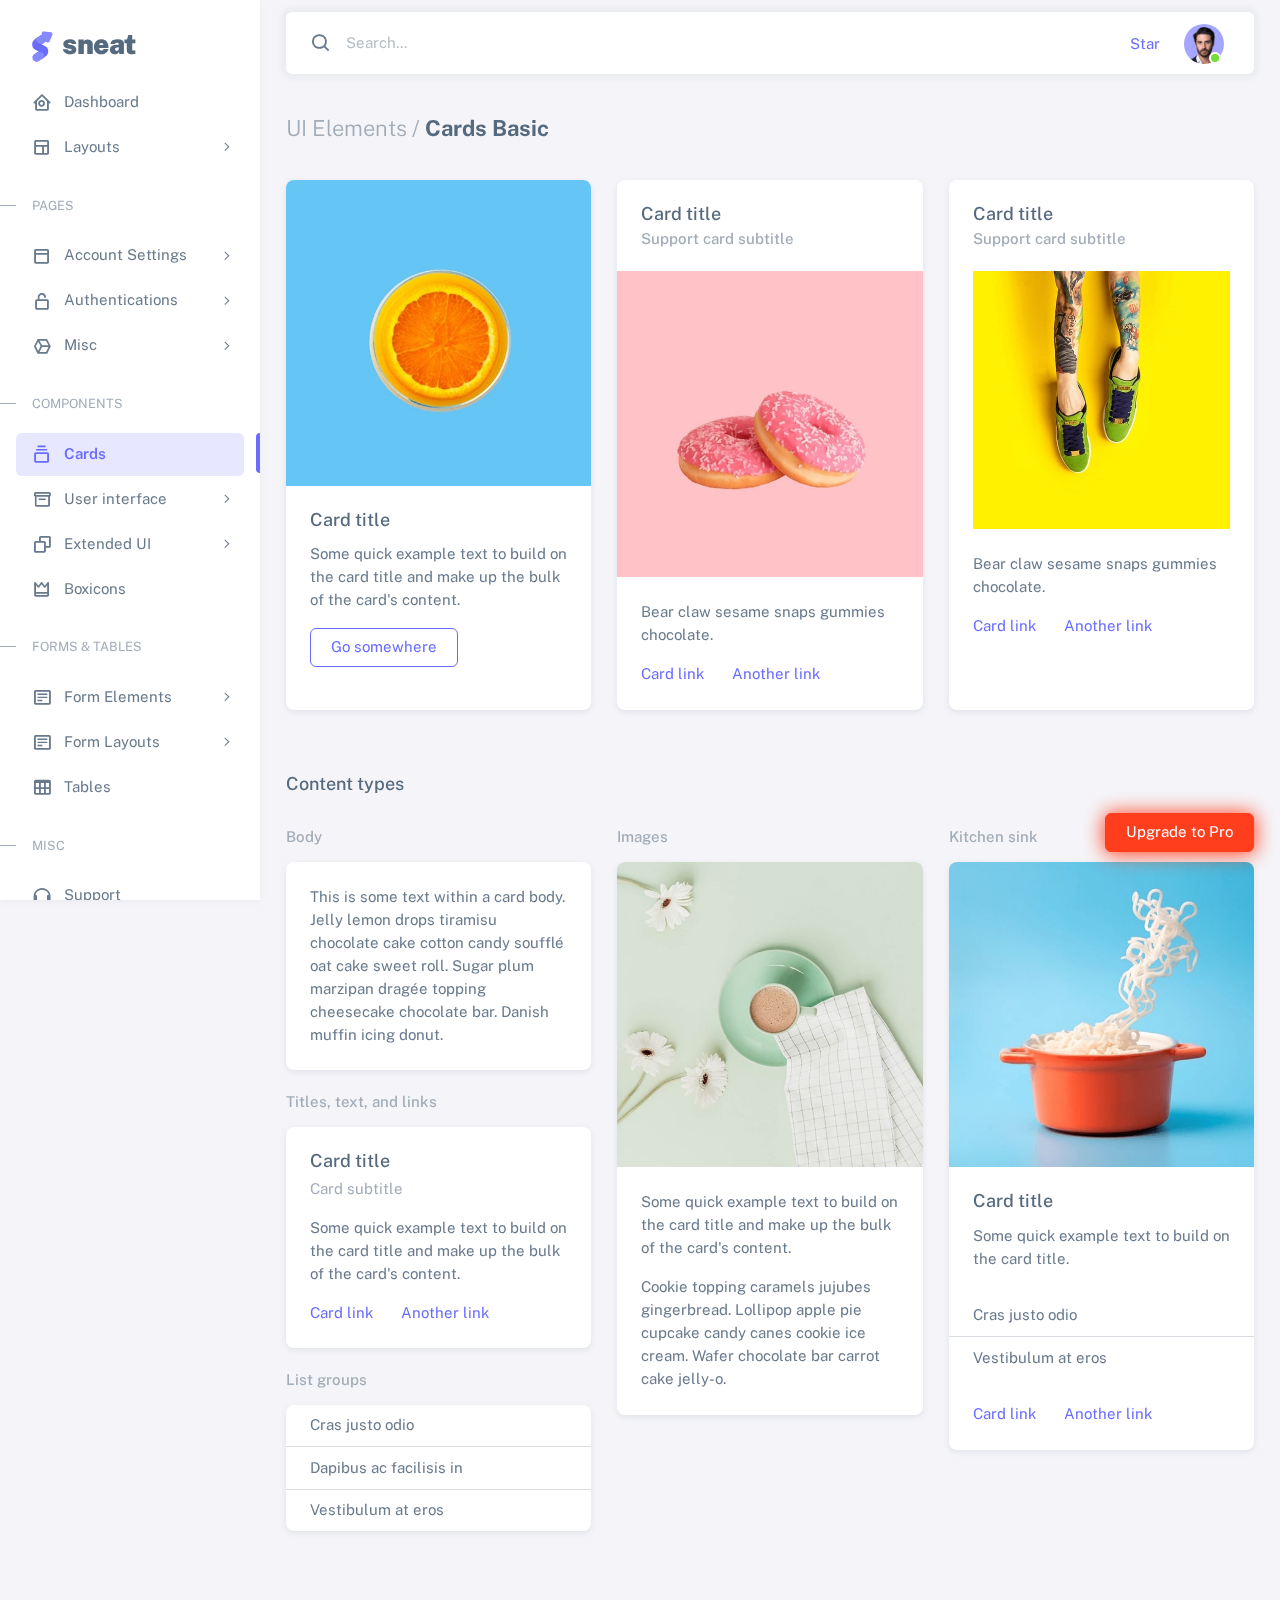
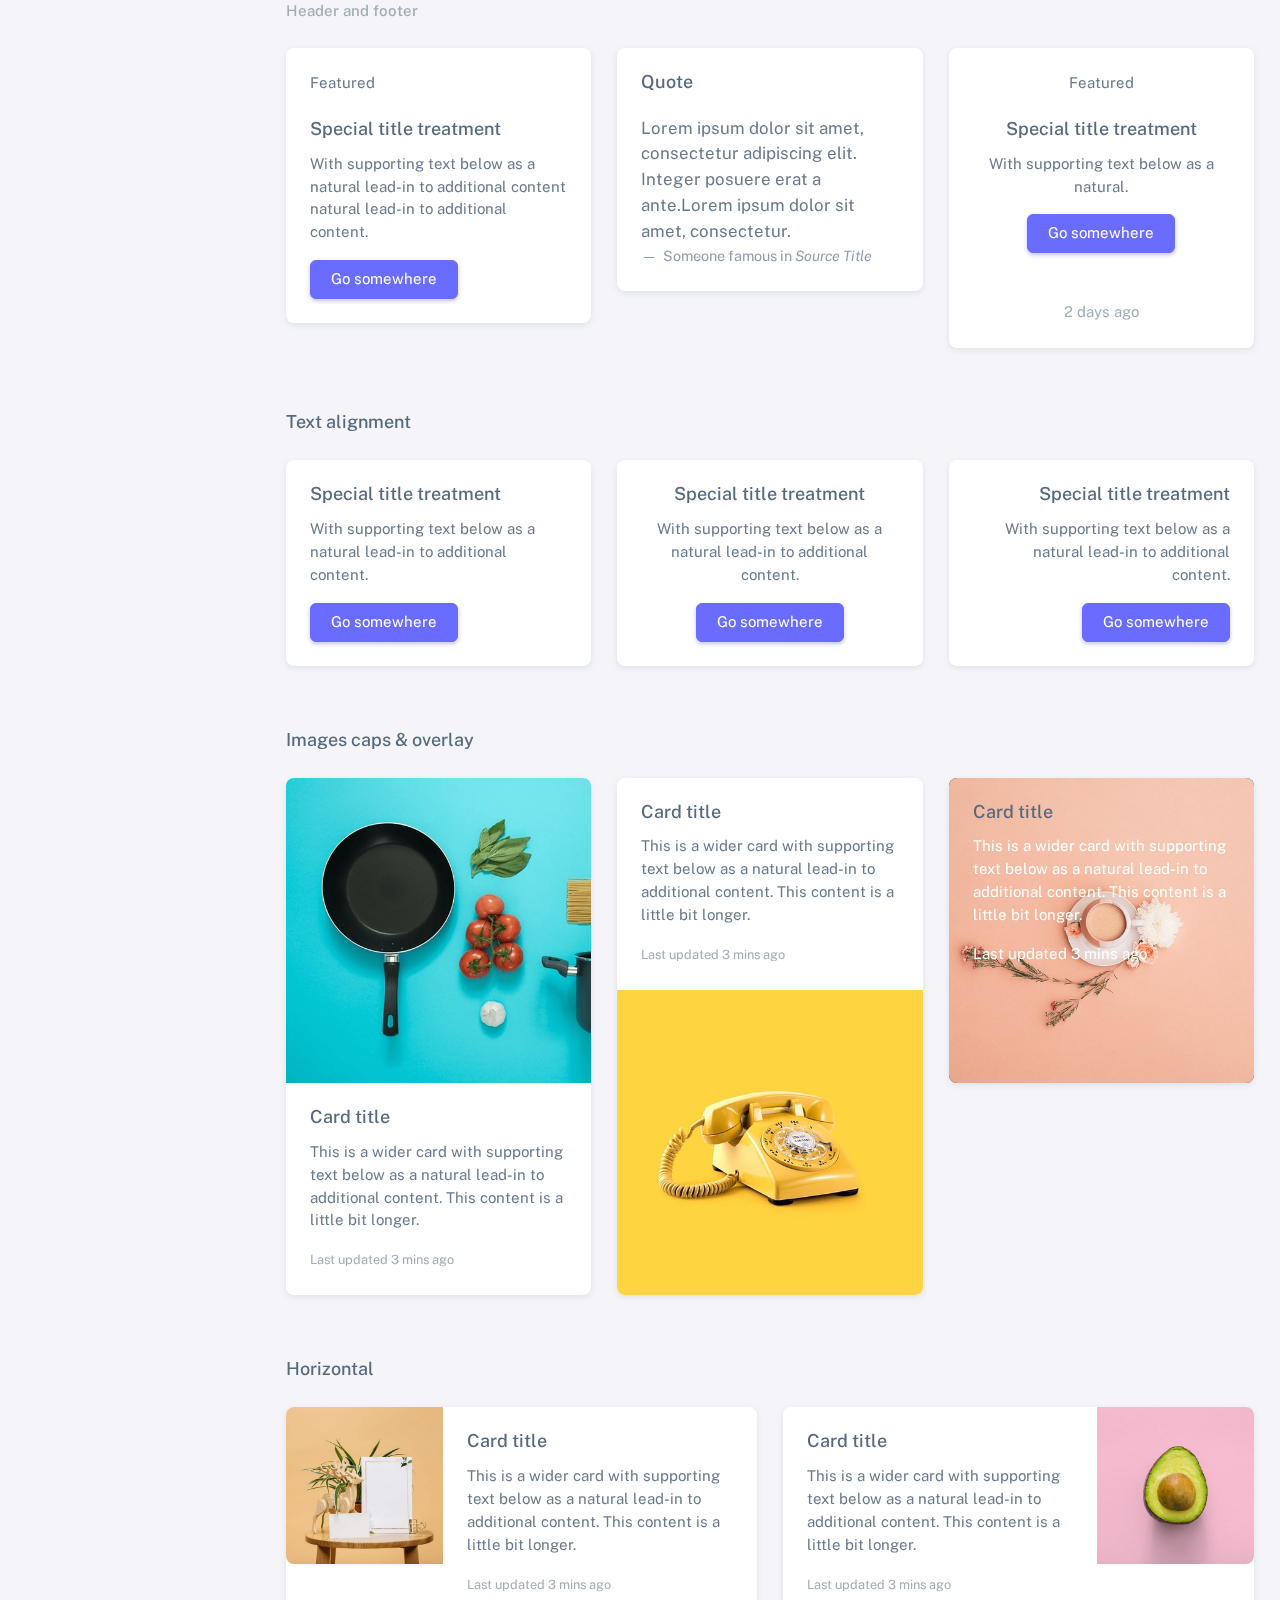
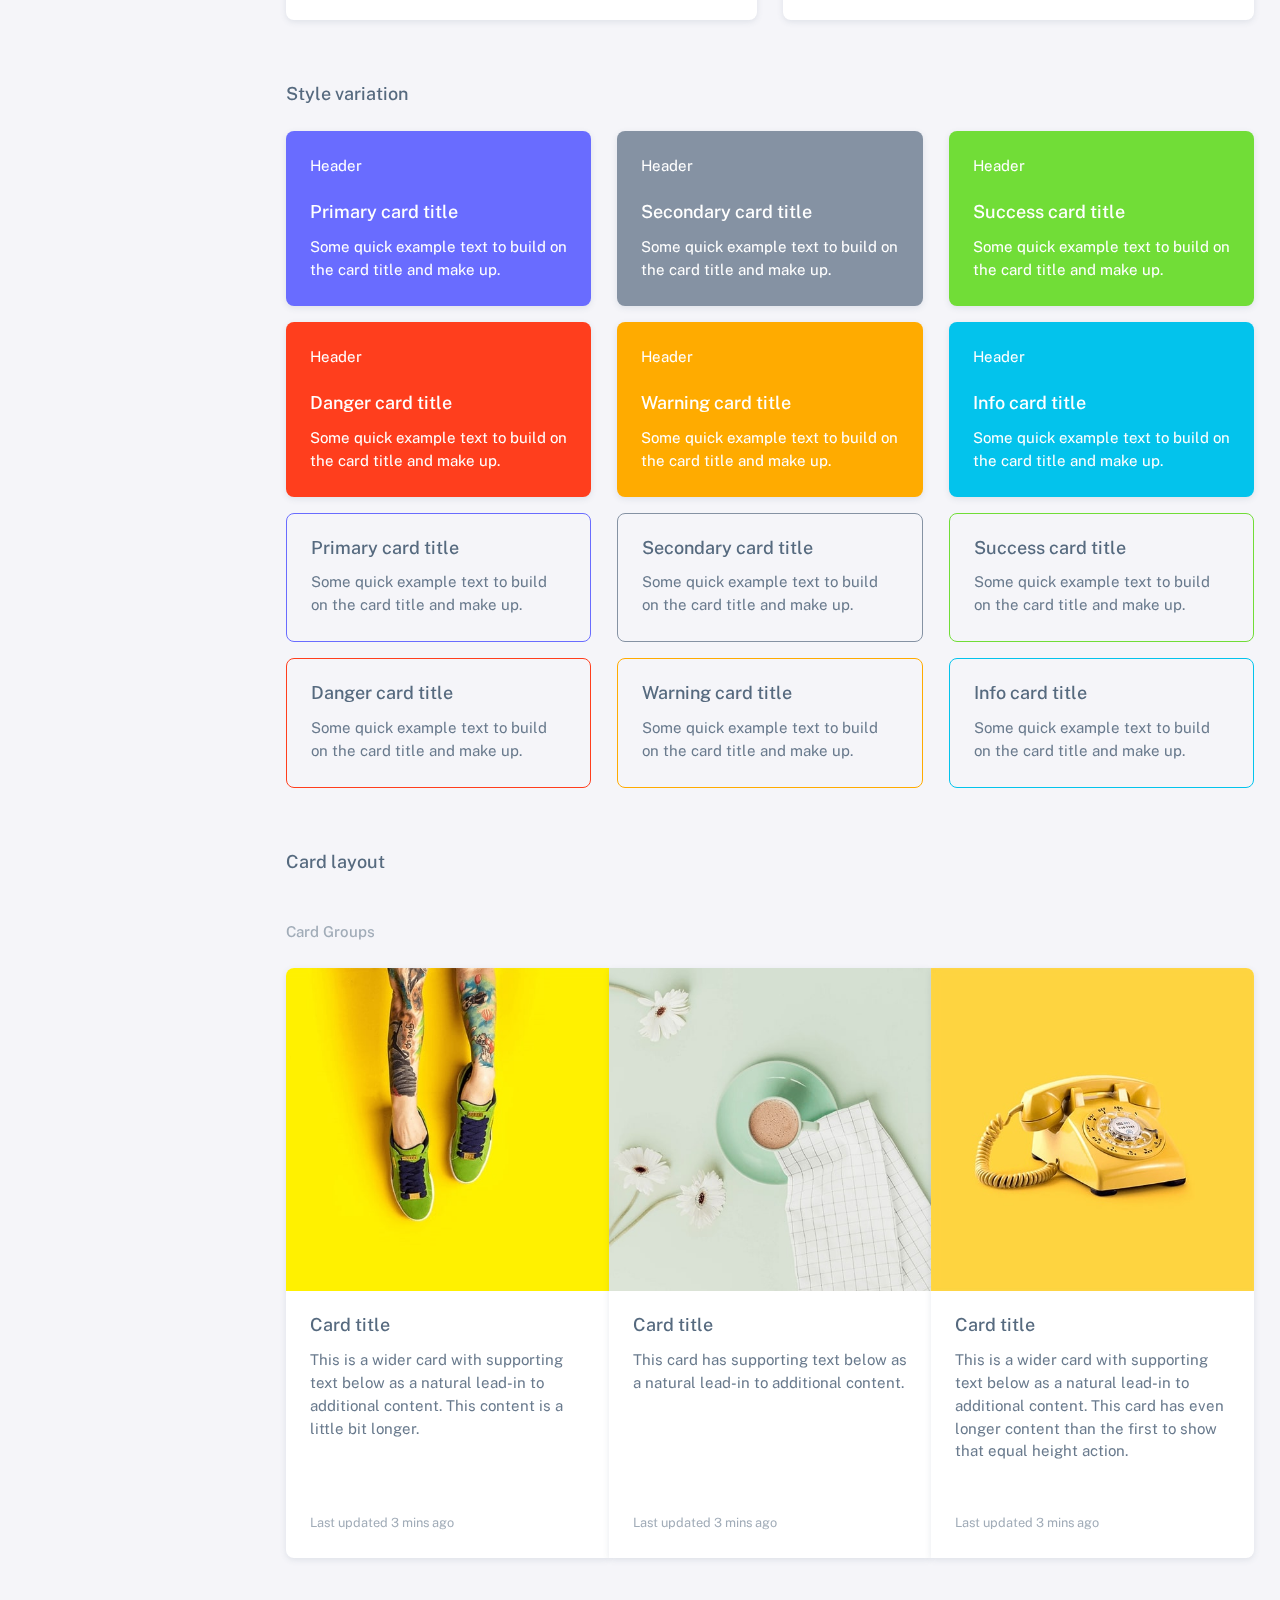
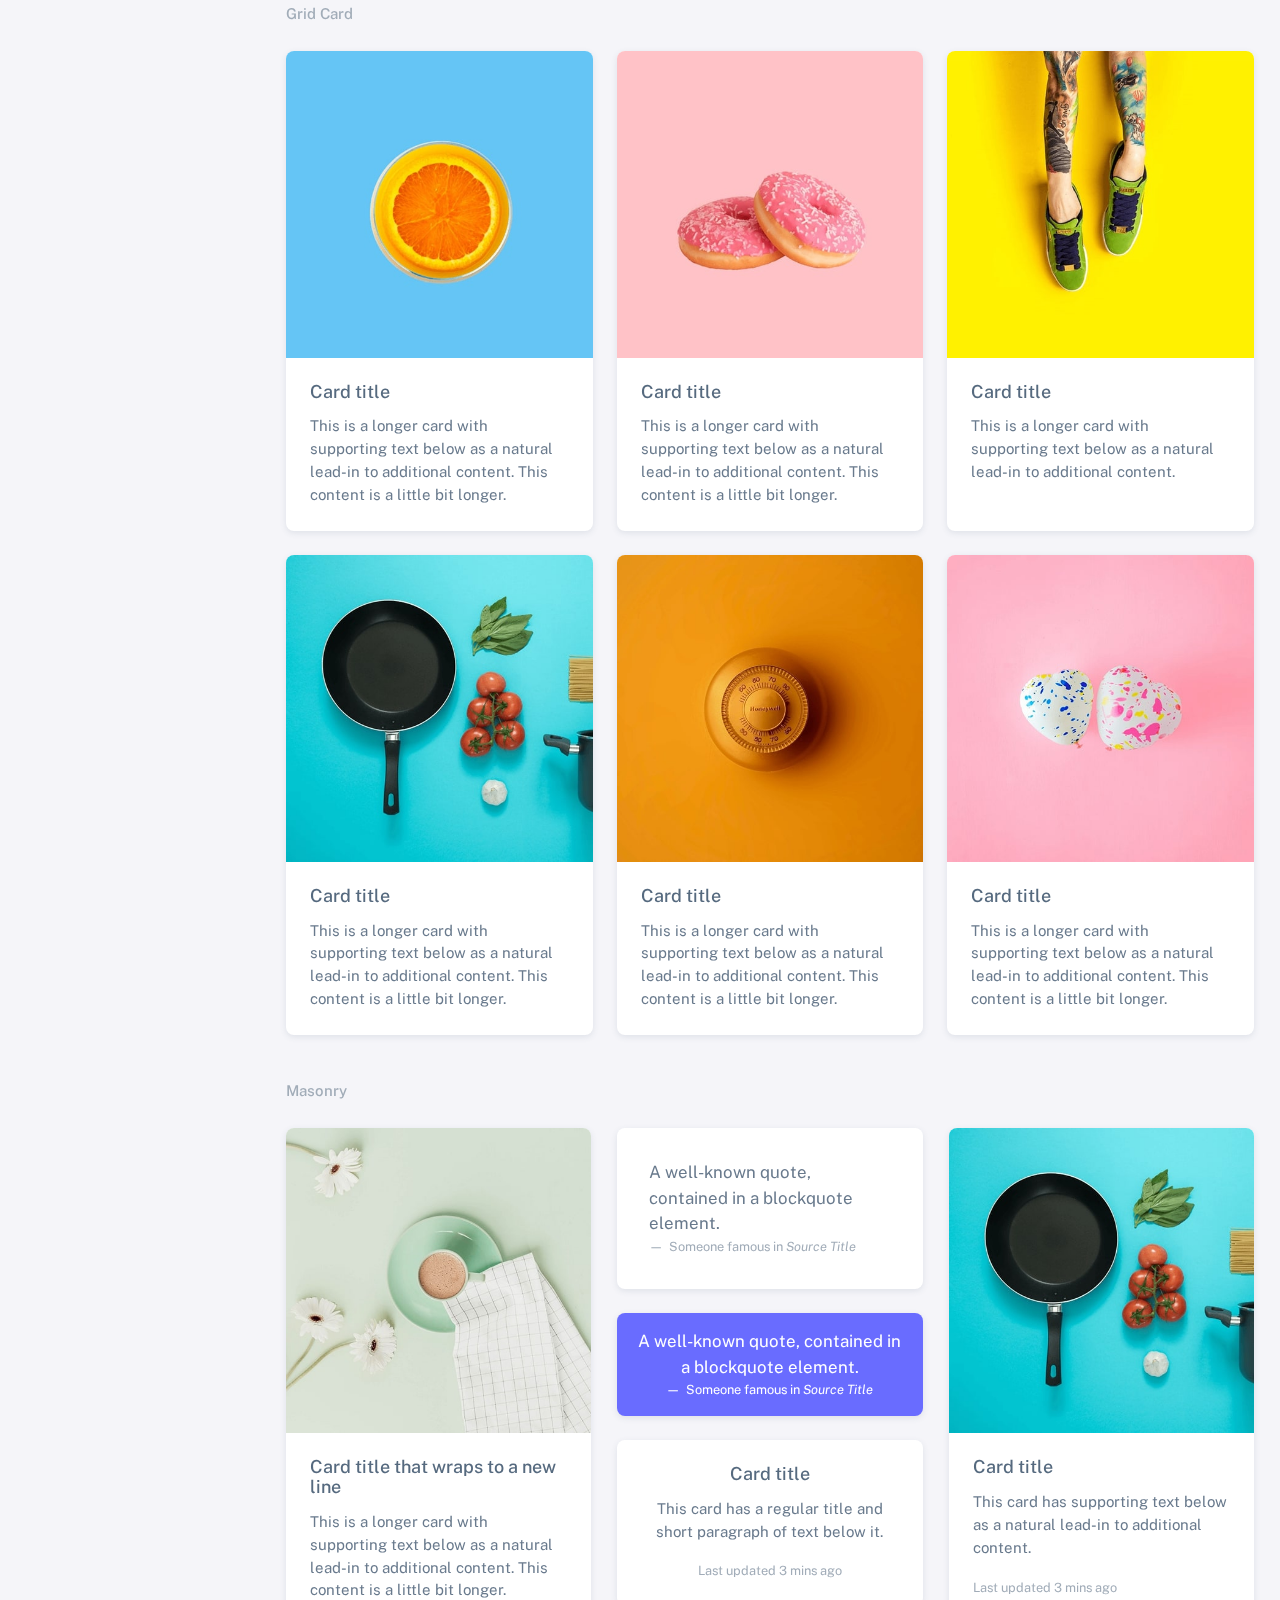
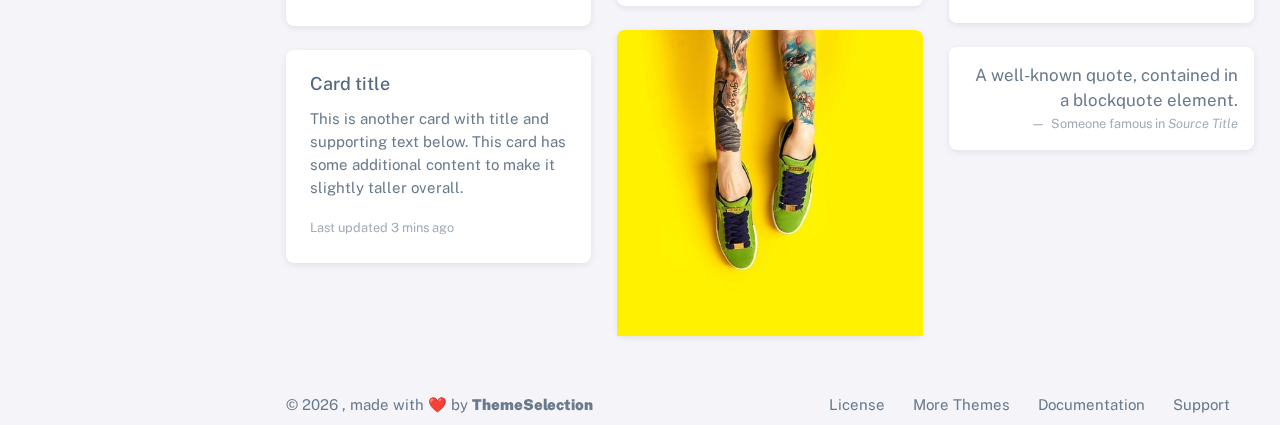
<file: PROJECTS/Assets/Templates/Dashboard/html/cards-basic.html>
<!DOCTYPE html>

<!-- =========================================================
* Sneat - Bootstrap 5 HTML Admin Template - Pro | v1.0.0
==============================================================

* Product Page: https://themeselection.com/products/sneat-bootstrap-html-admin-template/
* Created by: ThemeSelection
* License: You must have a valid license purchased in order to legally use the theme for your project.
* Copyright ThemeSelection (https://themeselection.com)

=========================================================
 -->
<!-- beautify ignore:start -->
<html
  lang="en"
  class="light-style layout-menu-fixed"
  dir="ltr"
  data-theme="theme-default"
  data-assets-path="../assets/"
  data-template="vertical-menu-template-free"
>
  <head>
    <meta charset="utf-8" />
    <meta
      name="viewport"
      content="width=device-width, initial-scale=1.0, user-scalable=no, minimum-scale=1.0, maximum-scale=1.0"
    />

    <title>Cards basic - UI elements | Sneat - Bootstrap 5 HTML Admin Template - Pro</title>

    <meta name="description" content="" />

    <!-- Favicon -->
    <link rel="icon" type="image/x-icon" href="../assets/img/favicon/favicon.ico" />

    <!-- Fonts -->
    <link rel="preconnect" href="https://fonts.googleapis.com" />
    <link rel="preconnect" href="https://fonts.gstatic.com" crossorigin />
    <link
      href="https://fonts.googleapis.com/css2?family=Public+Sans:ital,wght@0,300;0,400;0,500;0,600;0,700;1,300;1,400;1,500;1,600;1,700&display=swap"
      rel="stylesheet"
    />

    <!-- Icons. Uncomment required icon fonts -->
    <link rel="stylesheet" href="../assets/vendor/fonts/boxicons.css" />

    <!-- Core CSS -->
    <link rel="stylesheet" href="../assets/vendor/css/core.css" class="template-customizer-core-css" />
    <link rel="stylesheet" href="../assets/vendor/css/theme-default.css" class="template-customizer-theme-css" />
    <link rel="stylesheet" href="../assets/css/demo.css" />

    <!-- Vendors CSS -->
    <link rel="stylesheet" href="../assets/vendor/libs/perfect-scrollbar/perfect-scrollbar.css" />

    <!-- Page CSS -->

    <!-- Helpers -->
    <script src="../assets/vendor/js/helpers.js"></script>

    <!--! Template customizer & Theme config files MUST be included after core stylesheets and helpers.js in the <head> section -->
    <!--? Config:  Mandatory theme config file contain global vars & default theme options, Set your preferred theme option in this file.  -->
    <script src="../assets/js/config.js"></script>
  </head>

  <body>
    <!-- Layout wrapper -->
    <div class="layout-wrapper layout-content-navbar">
      <div class="layout-container">
        <!-- Menu -->

        <aside id="layout-menu" class="layout-menu menu-vertical menu bg-menu-theme">
          <div class="app-brand demo">
            <a href="index.html" class="app-brand-link">
              <span class="app-brand-logo demo">
                <svg
                  width="25"
                  viewBox="0 0 25 42"
                  version="1.1"
                  xmlns="http://www.w3.org/2000/svg"
                  xmlns:xlink="http://www.w3.org/1999/xlink"
                >
                  <defs>
                    <path
                      d="M13.7918663,0.358365126 L3.39788168,7.44174259 C0.566865006,9.69408886 -0.379795268,12.4788597 0.557900856,15.7960551 C0.68998853,16.2305145 1.09562888,17.7872135 3.12357076,19.2293357 C3.8146334,19.7207684 5.32369333,20.3834223 7.65075054,21.2172976 L7.59773219,21.2525164 L2.63468769,24.5493413 C0.445452254,26.3002124 0.0884951797,28.5083815 1.56381646,31.1738486 C2.83770406,32.8170431 5.20850219,33.2640127 7.09180128,32.5391577 C8.347334,32.0559211 11.4559176,30.0011079 16.4175519,26.3747182 C18.0338572,24.4997857 18.6973423,22.4544883 18.4080071,20.2388261 C17.963753,17.5346866 16.1776345,15.5799961 13.0496516,14.3747546 L10.9194936,13.4715819 L18.6192054,7.984237 L13.7918663,0.358365126 Z"
                      id="path-1"
                    ></path>
                    <path
                      d="M5.47320593,6.00457225 C4.05321814,8.216144 4.36334763,10.0722806 6.40359441,11.5729822 C8.61520715,12.571656 10.0999176,13.2171421 10.8577257,13.5094407 L15.5088241,14.433041 L18.6192054,7.984237 C15.5364148,3.11535317 13.9273018,0.573395879 13.7918663,0.358365126 C13.5790555,0.511491653 10.8061687,2.3935607 5.47320593,6.00457225 Z"
                      id="path-3"
                    ></path>
                    <path
                      d="M7.50063644,21.2294429 L12.3234468,23.3159332 C14.1688022,24.7579751 14.397098,26.4880487 13.008334,28.506154 C11.6195701,30.5242593 10.3099883,31.790241 9.07958868,32.3040991 C5.78142938,33.4346997 4.13234973,34 4.13234973,34 C4.13234973,34 2.75489982,33.0538207 2.37032616e-14,31.1614621 C-0.55822714,27.8186216 -0.55822714,26.0572515 -4.05231404e-15,25.8773518 C0.83734071,25.6075023 2.77988457,22.8248993 3.3049379,22.52991 C3.65497346,22.3332504 5.05353963,21.8997614 7.50063644,21.2294429 Z"
                      id="path-4"
                    ></path>
                    <path
                      d="M20.6,7.13333333 L25.6,13.8 C26.2627417,14.6836556 26.0836556,15.9372583 25.2,16.6 C24.8538077,16.8596443 24.4327404,17 24,17 L14,17 C12.8954305,17 12,16.1045695 12,15 C12,14.5672596 12.1403557,14.1461923 12.4,13.8 L17.4,7.13333333 C18.0627417,6.24967773 19.3163444,6.07059163 20.2,6.73333333 C20.3516113,6.84704183 20.4862915,6.981722 20.6,7.13333333 Z"
                      id="path-5"
                    ></path>
                  </defs>
                  <g id="g-app-brand" stroke="none" stroke-width="1" fill="none" fill-rule="evenodd">
                    <g id="Brand-Logo" transform="translate(-27.000000, -15.000000)">
                      <g id="Icon" transform="translate(27.000000, 15.000000)">
                        <g id="Mask" transform="translate(0.000000, 8.000000)">
                          <mask id="mask-2" fill="white">
                            <use xlink:href="#path-1"></use>
                          </mask>
                          <use fill="#696cff" xlink:href="#path-1"></use>
                          <g id="Path-3" mask="url(#mask-2)">
                            <use fill="#696cff" xlink:href="#path-3"></use>
                            <use fill-opacity="0.2" fill="#FFFFFF" xlink:href="#path-3"></use>
                          </g>
                          <g id="Path-4" mask="url(#mask-2)">
                            <use fill="#696cff" xlink:href="#path-4"></use>
                            <use fill-opacity="0.2" fill="#FFFFFF" xlink:href="#path-4"></use>
                          </g>
                        </g>
                        <g
                          id="Triangle"
                          transform="translate(19.000000, 11.000000) rotate(-300.000000) translate(-19.000000, -11.000000) "
                        >
                          <use fill="#696cff" xlink:href="#path-5"></use>
                          <use fill-opacity="0.2" fill="#FFFFFF" xlink:href="#path-5"></use>
                        </g>
                      </g>
                    </g>
                  </g>
                </svg>
              </span>
              <span class="app-brand-text demo menu-text fw-bolder ms-2">Sneat</span>
            </a>

            <a href="javascript:void(0);" class="layout-menu-toggle menu-link text-large ms-auto d-block d-xl-none">
              <i class="bx bx-chevron-left bx-sm align-middle"></i>
            </a>
          </div>

          <div class="menu-inner-shadow"></div>

          <ul class="menu-inner py-1">
            <!-- Dashboard -->
            <li class="menu-item">
              <a href="index.html" class="menu-link">
                <i class="menu-icon tf-icons bx bx-home-circle"></i>
                <div data-i18n="Analytics">Dashboard</div>
              </a>
            </li>

            <!-- Layouts -->
            <li class="menu-item">
              <a href="javascript:void(0);" class="menu-link menu-toggle">
                <i class="menu-icon tf-icons bx bx-layout"></i>
                <div data-i18n="Layouts">Layouts</div>
              </a>

              <ul class="menu-sub">
                <li class="menu-item">
                  <a href="layouts-without-menu.html" class="menu-link">
                    <div data-i18n="Without menu">Without menu</div>
                  </a>
                </li>
                <li class="menu-item">
                  <a href="layouts-without-navbar.html" class="menu-link">
                    <div data-i18n="Without navbar">Without navbar</div>
                  </a>
                </li>
                <li class="menu-item">
                  <a href="layouts-container.html" class="menu-link">
                    <div data-i18n="Container">Container</div>
                  </a>
                </li>
                <li class="menu-item">
                  <a href="layouts-fluid.html" class="menu-link">
                    <div data-i18n="Fluid">Fluid</div>
                  </a>
                </li>
                <li class="menu-item">
                  <a href="layouts-blank.html" class="menu-link">
                    <div data-i18n="Blank">Blank</div>
                  </a>
                </li>
              </ul>
            </li>

            <li class="menu-header small text-uppercase">
              <span class="menu-header-text">Pages</span>
            </li>
            <li class="menu-item">
              <a href="javascript:void(0);" class="menu-link menu-toggle">
                <i class="menu-icon tf-icons bx bx-dock-top"></i>
                <div data-i18n="Account Settings">Account Settings</div>
              </a>
              <ul class="menu-sub">
                <li class="menu-item">
                  <a href="pages-account-settings-account.html" class="menu-link">
                    <div data-i18n="Account">Account</div>
                  </a>
                </li>
                <li class="menu-item">
                  <a href="pages-account-settings-notifications.html" class="menu-link">
                    <div data-i18n="Notifications">Notifications</div>
                  </a>
                </li>
                <li class="menu-item">
                  <a href="pages-account-settings-connections.html" class="menu-link">
                    <div data-i18n="Connections">Connections</div>
                  </a>
                </li>
              </ul>
            </li>
            <li class="menu-item">
              <a href="javascript:void(0);" class="menu-link menu-toggle">
                <i class="menu-icon tf-icons bx bx-lock-open-alt"></i>
                <div data-i18n="Authentications">Authentications</div>
              </a>
              <ul class="menu-sub">
                <li class="menu-item">
                  <a href="auth-login-basic.html" class="menu-link" target="_blank">
                    <div data-i18n="Basic">Login</div>
                  </a>
                </li>
                <li class="menu-item">
                  <a href="auth-register-basic.html" class="menu-link" target="_blank">
                    <div data-i18n="Basic">Register</div>
                  </a>
                </li>
                <li class="menu-item">
                  <a href="auth-forgot-password-basic.html" class="menu-link" target="_blank">
                    <div data-i18n="Basic">Forgot Password</div>
                  </a>
                </li>
              </ul>
            </li>
            <li class="menu-item">
              <a href="javascript:void(0);" class="menu-link menu-toggle">
                <i class="menu-icon tf-icons bx bx-cube-alt"></i>
                <div data-i18n="Misc">Misc</div>
              </a>
              <ul class="menu-sub">
                <li class="menu-item">
                  <a href="pages-misc-error.html" class="menu-link">
                    <div data-i18n="Error">Error</div>
                  </a>
                </li>
                <li class="menu-item">
                  <a href="pages-misc-under-maintenance.html" class="menu-link">
                    <div data-i18n="Under Maintenance">Under Maintenance</div>
                  </a>
                </li>
              </ul>
            </li>
            <!-- Components -->
            <li class="menu-header small text-uppercase"><span class="menu-header-text">Components</span></li>
            <!-- Cards -->
            <li class="menu-item active">
              <a href="cards-basic.html" class="menu-link">
                <i class="menu-icon tf-icons bx bx-collection"></i>
                <div data-i18n="Basic">Cards</div>
              </a>
            </li>
            <!-- User interface -->
            <li class="menu-item">
              <a href="javascript:void(0)" class="menu-link menu-toggle">
                <i class="menu-icon tf-icons bx bx-box"></i>
                <div data-i18n="User interface">User interface</div>
              </a>
              <ul class="menu-sub">
                <li class="menu-item">
                  <a href="ui-accordion.html" class="menu-link">
                    <div data-i18n="Accordion">Accordion</div>
                  </a>
                </li>
                <li class="menu-item">
                  <a href="ui-alerts.html" class="menu-link">
                    <div data-i18n="Alerts">Alerts</div>
                  </a>
                </li>
                <li class="menu-item">
                  <a href="ui-badges.html" class="menu-link">
                    <div data-i18n="Badges">Badges</div>
                  </a>
                </li>
                <li class="menu-item">
                  <a href="ui-buttons.html" class="menu-link">
                    <div data-i18n="Buttons">Buttons</div>
                  </a>
                </li>
                <li class="menu-item">
                  <a href="ui-carousel.html" class="menu-link">
                    <div data-i18n="Carousel">Carousel</div>
                  </a>
                </li>
                <li class="menu-item">
                  <a href="ui-collapse.html" class="menu-link">
                    <div data-i18n="Collapse">Collapse</div>
                  </a>
                </li>
                <li class="menu-item">
                  <a href="ui-dropdowns.html" class="menu-link">
                    <div data-i18n="Dropdowns">Dropdowns</div>
                  </a>
                </li>
                <li class="menu-item">
                  <a href="ui-footer.html" class="menu-link">
                    <div data-i18n="Footer">Footer</div>
                  </a>
                </li>
                <li class="menu-item">
                  <a href="ui-list-groups.html" class="menu-link">
                    <div data-i18n="List Groups">List groups</div>
                  </a>
                </li>
                <li class="menu-item">
                  <a href="ui-modals.html" class="menu-link">
                    <div data-i18n="Modals">Modals</div>
                  </a>
                </li>
                <li class="menu-item">
                  <a href="ui-navbar.html" class="menu-link">
                    <div data-i18n="Navbar">Navbar</div>
                  </a>
                </li>
                <li class="menu-item">
                  <a href="ui-offcanvas.html" class="menu-link">
                    <div data-i18n="Offcanvas">Offcanvas</div>
                  </a>
                </li>
                <li class="menu-item">
                  <a href="ui-pagination-breadcrumbs.html" class="menu-link">
                    <div data-i18n="Pagination &amp; Breadcrumbs">Pagination &amp; Breadcrumbs</div>
                  </a>
                </li>
                <li class="menu-item">
                  <a href="ui-progress.html" class="menu-link">
                    <div data-i18n="Progress">Progress</div>
                  </a>
                </li>
                <li class="menu-item">
                  <a href="ui-spinners.html" class="menu-link">
                    <div data-i18n="Spinners">Spinners</div>
                  </a>
                </li>
                <li class="menu-item">
                  <a href="ui-tabs-pills.html" class="menu-link">
                    <div data-i18n="Tabs &amp; Pills">Tabs &amp; Pills</div>
                  </a>
                </li>
                <li class="menu-item">
                  <a href="ui-toasts.html" class="menu-link">
                    <div data-i18n="Toasts">Toasts</div>
                  </a>
                </li>
                <li class="menu-item">
                  <a href="ui-tooltips-popovers.html" class="menu-link">
                    <div data-i18n="Tooltips & Popovers">Tooltips &amp; popovers</div>
                  </a>
                </li>
                <li class="menu-item">
                  <a href="ui-typography.html" class="menu-link">
                    <div data-i18n="Typography">Typography</div>
                  </a>
                </li>
              </ul>
            </li>

            <!-- Extended components -->
            <li class="menu-item">
              <a href="javascript:void(0)" class="menu-link menu-toggle">
                <i class="menu-icon tf-icons bx bx-copy"></i>
                <div data-i18n="Extended UI">Extended UI</div>
              </a>
              <ul class="menu-sub">
                <li class="menu-item">
                  <a href="extended-ui-perfect-scrollbar.html" class="menu-link">
                    <div data-i18n="Perfect Scrollbar">Perfect scrollbar</div>
                  </a>
                </li>
                <li class="menu-item">
                  <a href="extended-ui-text-divider.html" class="menu-link">
                    <div data-i18n="Text Divider">Text Divider</div>
                  </a>
                </li>
              </ul>
            </li>

            <li class="menu-item">
              <a href="icons-boxicons.html" class="menu-link">
                <i class="menu-icon tf-icons bx bx-crown"></i>
                <div data-i18n="Boxicons">Boxicons</div>
              </a>
            </li>

            <!-- Forms & Tables -->
            <li class="menu-header small text-uppercase"><span class="menu-header-text">Forms &amp; Tables</span></li>
            <!-- Forms -->
            <li class="menu-item">
              <a href="javascript:void(0);" class="menu-link menu-toggle">
                <i class="menu-icon tf-icons bx bx-detail"></i>
                <div data-i18n="Form Elements">Form Elements</div>
              </a>
              <ul class="menu-sub">
                <li class="menu-item">
                  <a href="forms-basic-inputs.html" class="menu-link">
                    <div data-i18n="Basic Inputs">Basic Inputs</div>
                  </a>
                </li>
                <li class="menu-item">
                  <a href="forms-input-groups.html" class="menu-link">
                    <div data-i18n="Input groups">Input groups</div>
                  </a>
                </li>
              </ul>
            </li>
            <li class="menu-item">
              <a href="javascript:void(0);" class="menu-link menu-toggle">
                <i class="menu-icon tf-icons bx bx-detail"></i>
                <div data-i18n="Form Layouts">Form Layouts</div>
              </a>
              <ul class="menu-sub">
                <li class="menu-item">
                  <a href="form-layouts-vertical.html" class="menu-link">
                    <div data-i18n="Vertical Form">Vertical Form</div>
                  </a>
                </li>
                <li class="menu-item">
                  <a href="form-layouts-horizontal.html" class="menu-link">
                    <div data-i18n="Horizontal Form">Horizontal Form</div>
                  </a>
                </li>
              </ul>
            </li>
            <!-- Tables -->
            <li class="menu-item">
              <a href="tables-basic.html" class="menu-link">
                <i class="menu-icon tf-icons bx bx-table"></i>
                <div data-i18n="Tables">Tables</div>
              </a>
            </li>
            <!-- Misc -->
            <li class="menu-header small text-uppercase"><span class="menu-header-text">Misc</span></li>
            <li class="menu-item">
              <a
                href="https://github.com/themeselection/sneat-html-admin-template-free/issues"
                target="_blank"
                class="menu-link"
              >
                <i class="menu-icon tf-icons bx bx-support"></i>
                <div data-i18n="Support">Support</div>
              </a>
            </li>
            <li class="menu-item">
              <a
                href="https://themeselection.com/demo/sneat-bootstrap-html-admin-template/documentation/"
                target="_blank"
                class="menu-link"
              >
                <i class="menu-icon tf-icons bx bx-file"></i>
                <div data-i18n="Documentation">Documentation</div>
              </a>
            </li>
          </ul>
        </aside>
        <!-- / Menu -->

        <!-- Layout container -->
        <div class="layout-page">
          <!-- Navbar -->

          <nav
            class="layout-navbar container-xxl navbar navbar-expand-xl navbar-detached align-items-center bg-navbar-theme"
            id="layout-navbar"
          >
            <div class="layout-menu-toggle navbar-nav align-items-xl-center me-3 me-xl-0 d-xl-none">
              <a class="nav-item nav-link px-0 me-xl-4" href="javascript:void(0)">
                <i class="bx bx-menu bx-sm"></i>
              </a>
            </div>

            <div class="navbar-nav-right d-flex align-items-center" id="navbar-collapse">
              <!-- Search -->
              <div class="navbar-nav align-items-center">
                <div class="nav-item d-flex align-items-center">
                  <i class="bx bx-search fs-4 lh-0"></i>
                  <input
                    type="text"
                    class="form-control border-0 shadow-none"
                    placeholder="Search..."
                    aria-label="Search..."
                  />
                </div>
              </div>
              <!-- /Search -->

              <ul class="navbar-nav flex-row align-items-center ms-auto">
                <!-- Place this tag where you want the button to render. -->
                <li class="nav-item lh-1 me-3">
                  <a
                    class="github-button"
                    href="https://github.com/themeselection/sneat-html-admin-template-free"
                    data-icon="octicon-star"
                    data-size="large"
                    data-show-count="true"
                    aria-label="Star themeselection/sneat-html-admin-template-free on GitHub"
                    >Star</a
                  >
                </li>

                <!-- User -->
                <li class="nav-item navbar-dropdown dropdown-user dropdown">
                  <a class="nav-link dropdown-toggle hide-arrow" href="javascript:void(0);" data-bs-toggle="dropdown">
                    <div class="avatar avatar-online">
                      <img src="../assets/img/avatars/1.png" alt class="w-px-40 h-auto rounded-circle" />
                    </div>
                  </a>
                  <ul class="dropdown-menu dropdown-menu-end">
                    <li>
                      <a class="dropdown-item" href="#">
                        <div class="d-flex">
                          <div class="flex-shrink-0 me-3">
                            <div class="avatar avatar-online">
                              <img src="../assets/img/avatars/1.png" alt class="w-px-40 h-auto rounded-circle" />
                            </div>
                          </div>
                          <div class="flex-grow-1">
                            <span class="fw-semibold d-block">John Doe</span>
                            <small class="text-muted">Admin</small>
                          </div>
                        </div>
                      </a>
                    </li>
                    <li>
                      <div class="dropdown-divider"></div>
                    </li>
                    <li>
                      <a class="dropdown-item" href="#">
                        <i class="bx bx-user me-2"></i>
                        <span class="align-middle">My Profile</span>
                      </a>
                    </li>
                    <li>
                      <a class="dropdown-item" href="#">
                        <i class="bx bx-cog me-2"></i>
                        <span class="align-middle">Settings</span>
                      </a>
                    </li>
                    <li>
                      <a class="dropdown-item" href="#">
                        <span class="d-flex align-items-center align-middle">
                          <i class="flex-shrink-0 bx bx-credit-card me-2"></i>
                          <span class="flex-grow-1 align-middle">Billing</span>
                          <span class="flex-shrink-0 badge badge-center rounded-pill bg-danger w-px-20 h-px-20">4</span>
                        </span>
                      </a>
                    </li>
                    <li>
                      <div class="dropdown-divider"></div>
                    </li>
                    <li>
                      <a class="dropdown-item" href="auth-login-basic.html">
                        <i class="bx bx-power-off me-2"></i>
                        <span class="align-middle">Log Out</span>
                      </a>
                    </li>
                  </ul>
                </li>
                <!--/ User -->
              </ul>
            </div>
          </nav>

          <!-- / Navbar -->

          <!-- Content wrapper -->
          <div class="content-wrapper">
            <!-- Content -->

            <div class="container-xxl flex-grow-1 container-p-y">
              <h4 class="fw-bold py-3 mb-4"><span class="text-muted fw-light">UI Elements /</span> Cards Basic</h4>

              <!-- Examples -->
              <div class="row mb-5">
                <div class="col-md-6 col-lg-4 mb-3">
                  <div class="card h-100">
                    <img class="card-img-top" src="../assets/img/elements/2.jpg" alt="Card image cap" />
                    <div class="card-body">
                      <h5 class="card-title">Card title</h5>
                      <p class="card-text">
                        Some quick example text to build on the card title and make up the bulk of the card's content.
                      </p>
                      <a href="javascript:void(0)" class="btn btn-outline-primary">Go somewhere</a>
                    </div>
                  </div>
                </div>
                <div class="col-md-6 col-lg-4 mb-3">
                  <div class="card h-100">
                    <div class="card-body">
                      <h5 class="card-title">Card title</h5>
                      <h6 class="card-subtitle text-muted">Support card subtitle</h6>
                    </div>
                    <img class="img-fluid" src="../assets/img/elements/13.jpg" alt="Card image cap" />
                    <div class="card-body">
                      <p class="card-text">Bear claw sesame snaps gummies chocolate.</p>
                      <a href="javascript:void(0);" class="card-link">Card link</a>
                      <a href="javascript:void(0);" class="card-link">Another link</a>
                    </div>
                  </div>
                </div>
                <div class="col-md-6 col-lg-4 mb-3">
                  <div class="card h-100">
                    <div class="card-body">
                      <h5 class="card-title">Card title</h5>
                      <h6 class="card-subtitle text-muted">Support card subtitle</h6>
                      <img
                        class="img-fluid d-flex mx-auto my-4"
                        src="../assets/img/elements/4.jpg"
                        alt="Card image cap"
                      />
                      <p class="card-text">Bear claw sesame snaps gummies chocolate.</p>
                      <a href="javascript:void(0);" class="card-link">Card link</a>
                      <a href="javascript:void(0);" class="card-link">Another link</a>
                    </div>
                  </div>
                </div>
              </div>
              <!-- Examples -->

              <!-- Content types -->
              <h5 class="pb-1 mb-4">Content types</h5>

              <div class="row mb-5">
                <div class="col-md-6 col-lg-4">
                  <h6 class="mt-2 text-muted">Body</h6>
                  <div class="card mb-4">
                    <div class="card-body">
                      <p class="card-text">
                        This is some text within a card body. Jelly lemon drops tiramisu chocolate cake cotton candy
                        soufflé oat cake sweet roll. Sugar plum marzipan dragée topping cheesecake chocolate bar. Danish
                        muffin icing donut.
                      </p>
                    </div>
                  </div>
                  <h6 class="mt-2 text-muted">Titles, text, and links</h6>
                  <div class="card mb-4">
                    <div class="card-body">
                      <h5 class="card-title">Card title</h5>
                      <div class="card-subtitle text-muted mb-3">Card subtitle</div>
                      <p class="card-text">
                        Some quick example text to build on the card title and make up the bulk of the card's content.
                      </p>
                      <a href="javascript:void(0)" class="card-link">Card link</a>
                      <a href="javascript:void(0)" class="card-link">Another link</a>
                    </div>
                  </div>
                  <h6 class="mt-2 text-muted">List groups</h6>
                  <div class="card mb-4">
                    <ul class="list-group list-group-flush">
                      <li class="list-group-item">Cras justo odio</li>
                      <li class="list-group-item">Dapibus ac facilisis in</li>
                      <li class="list-group-item">Vestibulum at eros</li>
                    </ul>
                  </div>
                </div>
                <div class="col-md-6 col-lg-4">
                  <h6 class="mt-2 text-muted">Images</h6>
                  <div class="card mb-4">
                    <img class="card-img-top" src="../assets/img/elements/5.jpg" alt="Card image cap" />
                    <div class="card-body">
                      <p class="card-text">
                        Some quick example text to build on the card title and make up the bulk of the card's content.
                      </p>
                      <p class="card-text">
                        Cookie topping caramels jujubes gingerbread. Lollipop apple pie cupcake candy canes cookie ice
                        cream. Wafer chocolate bar carrot cake jelly-o.
                      </p>
                    </div>
                  </div>
                </div>
                <div class="col-md-6 col-lg-4">
                  <h6 class="mt-2 text-muted">Kitchen sink</h6>
                  <div class="card">
                    <img class="card-img-top" src="../assets/img/elements/7.jpg" alt="Card image cap" />
                    <div class="card-body">
                      <h5 class="card-title">Card title</h5>
                      <p class="card-text">Some quick example text to build on the card title.</p>
                    </div>
                    <ul class="list-group list-group-flush">
                      <li class="list-group-item">Cras justo odio</li>
                      <li class="list-group-item">Vestibulum at eros</li>
                    </ul>
                    <div class="card-body">
                      <a href="javascript:void(0)" class="card-link">Card link</a>
                      <a href="javascript:void(0)" class="card-link">Another link</a>
                    </div>
                  </div>
                </div>
              </div>

              <h6 class="pb-1 mb-4 text-muted">Header and footer</h6>
              <div class="row mb-5">
                <div class="col-md-6 col-lg-4 mb-3">
                  <div class="card">
                    <div class="card-header">Featured</div>
                    <div class="card-body">
                      <h5 class="card-title">Special title treatment</h5>
                      <p class="card-text">
                        With supporting text below as a natural lead-in to additional content natural lead-in to
                        additional content.
                      </p>
                      <a href="javascript:void(0)" class="btn btn-primary">Go somewhere</a>
                    </div>
                  </div>
                </div>
                <div class="col-md-6 col-lg-4 mb-3">
                  <div class="card">
                    <h5 class="card-header">Quote</h5>
                    <div class="card-body">
                      <blockquote class="blockquote mb-0">
                        <p>
                          Lorem ipsum dolor sit amet, consectetur adipiscing elit. Integer posuere erat a ante.Lorem
                          ipsum dolor sit amet, consectetur.
                        </p>
                        <footer class="blockquote-footer">
                          Someone famous in
                          <cite title="Source Title">Source Title</cite>
                        </footer>
                      </blockquote>
                    </div>
                  </div>
                </div>
                <div class="col-md-6 col-lg-4 mb-3">
                  <div class="card text-center">
                    <div class="card-header">Featured</div>
                    <div class="card-body">
                      <h5 class="card-title">Special title treatment</h5>
                      <p class="card-text">With supporting text below as a natural.</p>
                      <a href="javascript:void(0)" class="btn btn-primary">Go somewhere</a>
                    </div>
                    <div class="card-footer text-muted">2 days ago</div>
                  </div>
                </div>
              </div>
              <!--/ Content types -->

              <!-- Text alignment -->
              <h5 class="pb-1 mb-4">Text alignment</h5>
              <div class="row mb-5">
                <div class="col-md-6 col-lg-4">
                  <div class="card mb-3">
                    <div class="card-body">
                      <h5 class="card-title">Special title treatment</h5>
                      <p class="card-text">With supporting text below as a natural lead-in to additional content.</p>
                      <a href="javascript:void(0)" class="btn btn-primary">Go somewhere</a>
                    </div>
                  </div>
                </div>
                <div class="col-md-6 col-lg-4">
                  <div class="card text-center mb-3">
                    <div class="card-body">
                      <h5 class="card-title">Special title treatment</h5>
                      <p class="card-text">With supporting text below as a natural lead-in to additional content.</p>
                      <a href="javascript:void(0)" class="btn btn-primary">Go somewhere</a>
                    </div>
                  </div>
                </div>
                <div class="col-md-6 col-lg-4">
                  <div class="card text-end mb-3">
                    <div class="card-body">
                      <h5 class="card-title">Special title treatment</h5>
                      <p class="card-text">With supporting text below as a natural lead-in to additional content.</p>
                      <a href="javascript:void(0)" class="btn btn-primary">Go somewhere</a>
                    </div>
                  </div>
                </div>
              </div>
              <!--/ Text alignment -->

              <!-- Images -->
              <h5 class="pb-1 mb-4">Images caps & overlay</h5>
              <div class="row mb-5">
                <div class="col-md-6 col-xl-4">
                  <div class="card mb-3">
                    <img class="card-img-top" src="../assets/img/elements/18.jpg" alt="Card image cap" />
                    <div class="card-body">
                      <h5 class="card-title">Card title</h5>
                      <p class="card-text">
                        This is a wider card with supporting text below as a natural lead-in to additional content. This
                        content is a little bit longer.
                      </p>
                      <p class="card-text">
                        <small class="text-muted">Last updated 3 mins ago</small>
                      </p>
                    </div>
                  </div>
                </div>
                <div class="col-md-6 col-xl-4">
                  <div class="card mb-3">
                    <div class="card-body">
                      <h5 class="card-title">Card title</h5>
                      <p class="card-text">
                        This is a wider card with supporting text below as a natural lead-in to additional content. This
                        content is a little bit longer.
                      </p>
                      <p class="card-text">
                        <small class="text-muted">Last updated 3 mins ago</small>
                      </p>
                    </div>
                    <img class="card-img-bottom" src="../assets/img/elements/1.jpg" alt="Card image cap" />
                  </div>
                </div>
                <div class="col-md-6 col-xl-4">
                  <div class="card bg-dark border-0 text-white">
                    <img class="card-img" src="../assets/img/elements/11.jpg" alt="Card image" />
                    <div class="card-img-overlay">
                      <h5 class="card-title">Card title</h5>
                      <p class="card-text">
                        This is a wider card with supporting text below as a natural lead-in to additional content. This
                        content is a little bit longer.
                      </p>
                      <p class="card-text">Last updated 3 mins ago</p>
                    </div>
                  </div>
                </div>
              </div>
              <!--/ Images -->

              <!-- Horizontal -->
              <h5 class="pb-1 mb-4">Horizontal</h5>
              <div class="row mb-5">
                <div class="col-md">
                  <div class="card mb-3">
                    <div class="row g-0">
                      <div class="col-md-4">
                        <img class="card-img card-img-left" src="../assets/img/elements/12.jpg" alt="Card image" />
                      </div>
                      <div class="col-md-8">
                        <div class="card-body">
                          <h5 class="card-title">Card title</h5>
                          <p class="card-text">
                            This is a wider card with supporting text below as a natural lead-in to additional content.
                            This content is a little bit longer.
                          </p>
                          <p class="card-text"><small class="text-muted">Last updated 3 mins ago</small></p>
                        </div>
                      </div>
                    </div>
                  </div>
                </div>
                <div class="col-md">
                  <div class="card mb-3">
                    <div class="row g-0">
                      <div class="col-md-8">
                        <div class="card-body">
                          <h5 class="card-title">Card title</h5>
                          <p class="card-text">
                            This is a wider card with supporting text below as a natural lead-in to additional content.
                            This content is a little bit longer.
                          </p>
                          <p class="card-text"><small class="text-muted">Last updated 3 mins ago</small></p>
                        </div>
                      </div>
                      <div class="col-md-4">
                        <img class="card-img card-img-right" src="../assets/img/elements/17.jpg" alt="Card image" />
                      </div>
                    </div>
                  </div>
                </div>
              </div>
              <!--/ Horizontal -->

              <!-- Style variation -->
              <h5 class="pb-1 mb-4">Style variation</h5>
              <div class="row">
                <div class="col-md-6 col-xl-4">
                  <div class="card bg-primary text-white mb-3">
                    <div class="card-header">Header</div>
                    <div class="card-body">
                      <h5 class="card-title text-white">Primary card title</h5>
                      <p class="card-text">Some quick example text to build on the card title and make up.</p>
                    </div>
                  </div>
                </div>
                <div class="col-md-6 col-xl-4">
                  <div class="card bg-secondary text-white mb-3">
                    <div class="card-header">Header</div>
                    <div class="card-body">
                      <h5 class="card-title text-white">Secondary card title</h5>
                      <p class="card-text">Some quick example text to build on the card title and make up.</p>
                    </div>
                  </div>
                </div>
                <div class="col-md-6 col-xl-4">
                  <div class="card bg-success text-white mb-3">
                    <div class="card-header">Header</div>
                    <div class="card-body">
                      <h5 class="card-title text-white">Success card title</h5>
                      <p class="card-text">Some quick example text to build on the card title and make up.</p>
                    </div>
                  </div>
                </div>
                <div class="col-md-6 col-xl-4">
                  <div class="card bg-danger text-white mb-3">
                    <div class="card-header">Header</div>
                    <div class="card-body">
                      <h5 class="card-title text-white">Danger card title</h5>
                      <p class="card-text">Some quick example text to build on the card title and make up.</p>
                    </div>
                  </div>
                </div>
                <div class="col-md-6 col-xl-4">
                  <div class="card bg-warning text-white mb-3">
                    <div class="card-header">Header</div>
                    <div class="card-body">
                      <h5 class="card-title text-white">Warning card title</h5>
                      <p class="card-text">Some quick example text to build on the card title and make up.</p>
                    </div>
                  </div>
                </div>
                <div class="col-md-6 col-xl-4">
                  <div class="card bg-info text-white mb-3">
                    <div class="card-header">Header</div>
                    <div class="card-body">
                      <h5 class="card-title text-white">Info card title</h5>
                      <p class="card-text">Some quick example text to build on the card title and make up.</p>
                    </div>
                  </div>
                </div>
              </div>
              <!-- Outline -->
              <div class="row">
                <div class="col-md-6 col-xl-4">
                  <div class="card shadow-none bg-transparent border border-primary mb-3">
                    <div class="card-body">
                      <h5 class="card-title">Primary card title</h5>
                      <p class="card-text">Some quick example text to build on the card title and make up.</p>
                    </div>
                  </div>
                </div>
                <div class="col-md-6 col-xl-4">
                  <div class="card shadow-none bg-transparent border border-secondary mb-3">
                    <div class="card-body">
                      <h5 class="card-title">Secondary card title</h5>
                      <p class="card-text">Some quick example text to build on the card title and make up.</p>
                    </div>
                  </div>
                </div>
                <div class="col-md-6 col-xl-4">
                  <div class="card shadow-none bg-transparent border border-success mb-3">
                    <div class="card-body">
                      <h5 class="card-title">Success card title</h5>
                      <p class="card-text">Some quick example text to build on the card title and make up.</p>
                    </div>
                  </div>
                </div>
                <div class="col-md-6 col-xl-4">
                  <div class="card shadow-none bg-transparent border border-danger mb-3">
                    <div class="card-body">
                      <h5 class="card-title">Danger card title</h5>
                      <p class="card-text">Some quick example text to build on the card title and make up.</p>
                    </div>
                  </div>
                </div>
                <div class="col-md-6 col-xl-4">
                  <div class="card shadow-none bg-transparent border border-warning mb-3">
                    <div class="card-body">
                      <h5 class="card-title">Warning card title</h5>
                      <p class="card-text">Some quick example text to build on the card title and make up.</p>
                    </div>
                  </div>
                </div>
                <div class="col-md-6 col-xl-4">
                  <div class="card shadow-none bg-transparent border border-info mb-3">
                    <div class="card-body">
                      <h5 class="card-title">Info card title</h5>
                      <p class="card-text">Some quick example text to build on the card title and make up.</p>
                    </div>
                  </div>
                </div>
              </div>
              <!--/ Style variation -->

              <!-- Card layout -->
              <h5 class="pb-1 my-5">Card layout</h5>

              <!-- Card Groups -->
              <h6 class="pb-1 mb-4 text-muted">Card Groups</h6>
              <div class="card-group mb-5">
                <div class="card">
                  <img class="card-img-top" src="../assets/img/elements/4.jpg" alt="Card image cap" />
                  <div class="card-body">
                    <h5 class="card-title">Card title</h5>
                    <p class="card-text">
                      This is a wider card with supporting text below as a natural lead-in to additional content. This
                      content is a little bit longer.
                    </p>
                  </div>
                  <div class="card-footer">
                    <small class="text-muted">Last updated 3 mins ago</small>
                  </div>
                </div>
                <div class="card">
                  <img class="card-img-top" src="../assets/img/elements/5.jpg" alt="Card image cap" />
                  <div class="card-body">
                    <h5 class="card-title">Card title</h5>
                    <p class="card-text">
                      This card has supporting text below as a natural lead-in to additional content.
                    </p>
                  </div>
                  <div class="card-footer">
                    <small class="text-muted">Last updated 3 mins ago</small>
                  </div>
                </div>
                <div class="card">
                  <img class="card-img-top" src="../assets/img/elements/1.jpg" alt="Card image cap" />
                  <div class="card-body">
                    <h5 class="card-title">Card title</h5>
                    <p class="card-text">
                      This is a wider card with supporting text below as a natural lead-in to additional content. This
                      card has even longer content than the first to show that equal height action.
                    </p>
                  </div>
                  <div class="card-footer">
                    <small class="text-muted">Last updated 3 mins ago</small>
                  </div>
                </div>
              </div>

              <!-- Grid Card -->
              <h6 class="pb-1 mb-4 text-muted">Grid Card</h6>
              <div class="row row-cols-1 row-cols-md-3 g-4 mb-5">
                <div class="col">
                  <div class="card h-100">
                    <img class="card-img-top" src="../assets/img/elements/2.jpg" alt="Card image cap" />
                    <div class="card-body">
                      <h5 class="card-title">Card title</h5>
                      <p class="card-text">
                        This is a longer card with supporting text below as a natural lead-in to additional content.
                        This content is a little bit longer.
                      </p>
                    </div>
                  </div>
                </div>
                <div class="col">
                  <div class="card h-100">
                    <img class="card-img-top" src="../assets/img/elements/13.jpg" alt="Card image cap" />
                    <div class="card-body">
                      <h5 class="card-title">Card title</h5>
                      <p class="card-text">
                        This is a longer card with supporting text below as a natural lead-in to additional content.
                        This content is a little bit longer.
                      </p>
                    </div>
                  </div>
                </div>
                <div class="col">
                  <div class="card h-100">
                    <img class="card-img-top" src="../assets/img/elements/4.jpg" alt="Card image cap" />
                    <div class="card-body">
                      <h5 class="card-title">Card title</h5>
                      <p class="card-text">
                        This is a longer card with supporting text below as a natural lead-in to additional content.
                      </p>
                    </div>
                  </div>
                </div>
                <div class="col">
                  <div class="card h-100">
                    <img class="card-img-top" src="../assets/img/elements/18.jpg" alt="Card image cap" />
                    <div class="card-body">
                      <h5 class="card-title">Card title</h5>
                      <p class="card-text">
                        This is a longer card with supporting text below as a natural lead-in to additional content.
                        This content is a little bit longer.
                      </p>
                    </div>
                  </div>
                </div>
                <div class="col">
                  <div class="card h-100">
                    <img class="card-img-top" src="../assets/img/elements/19.jpg" alt="Card image cap" />
                    <div class="card-body">
                      <h5 class="card-title">Card title</h5>
                      <p class="card-text">
                        This is a longer card with supporting text below as a natural lead-in to additional content.
                        This content is a little bit longer.
                      </p>
                    </div>
                  </div>
                </div>
                <div class="col">
                  <div class="card h-100">
                    <img class="card-img-top" src="../assets/img/elements/20.jpg" alt="Card image cap" />
                    <div class="card-body">
                      <h5 class="card-title">Card title</h5>
                      <p class="card-text">
                        This is a longer card with supporting text below as a natural lead-in to additional content.
                        This content is a little bit longer.
                      </p>
                    </div>
                  </div>
                </div>
              </div>

              <!-- Masonry -->
              <h6 class="pb-1 mb-4 text-muted">Masonry</h6>
              <div class="row" data-masonry='{"percentPosition": true }'>
                <div class="col-sm-6 col-lg-4 mb-4">
                  <div class="card">
                    <img class="card-img-top" src="../assets/img/elements/5.jpg" alt="Card image cap" />
                    <div class="card-body">
                      <h5 class="card-title">Card title that wraps to a new line</h5>
                      <p class="card-text">
                        This is a longer card with supporting text below as a natural lead-in to additional content.
                        This content is a little bit longer.
                      </p>
                    </div>
                  </div>
                </div>
                <div class="col-sm-6 col-lg-4 mb-4">
                  <div class="card p-3">
                    <figure class="p-3 mb-0">
                      <blockquote class="blockquote">
                        <p>A well-known quote, contained in a blockquote element.</p>
                      </blockquote>
                      <figcaption class="blockquote-footer mb-0 text-muted">
                        Someone famous in <cite title="Source Title">Source Title</cite>
                      </figcaption>
                    </figure>
                  </div>
                </div>
                <div class="col-sm-6 col-lg-4 mb-4">
                  <div class="card">
                    <img class="card-img-top" src="../assets/img/elements/18.jpg" alt="Card image cap" />
                    <div class="card-body">
                      <h5 class="card-title">Card title</h5>
                      <p class="card-text">
                        This card has supporting text below as a natural lead-in to additional content.
                      </p>
                      <p class="card-text"><small class="text-muted">Last updated 3 mins ago</small></p>
                    </div>
                  </div>
                </div>
                <div class="col-sm-6 col-lg-4 mb-4">
                  <div class="card bg-primary text-white text-center p-3">
                    <figure class="mb-0">
                      <blockquote class="blockquote">
                        <p>A well-known quote, contained in a blockquote element.</p>
                      </blockquote>
                      <figcaption class="blockquote-footer mb-0 text-white">
                        Someone famous in <cite title="Source Title">Source Title</cite>
                      </figcaption>
                    </figure>
                  </div>
                </div>
                <div class="col-sm-6 col-lg-4 mb-4">
                  <div class="card text-center">
                    <div class="card-body">
                      <h5 class="card-title">Card title</h5>
                      <p class="card-text">This card has a regular title and short paragraph of text below it.</p>
                      <p class="card-text"><small class="text-muted">Last updated 3 mins ago</small></p>
                    </div>
                  </div>
                </div>
                <div class="col-sm-6 col-lg-4 mb-4">
                  <div class="card">
                    <img class="card-img-top" src="../assets/img/elements/4.jpg" alt="Card image cap" />
                  </div>
                </div>
                <div class="col-sm-6 col-lg-4 mb-4">
                  <div class="card p-3 text-end">
                    <figure class="mb-0">
                      <blockquote class="blockquote">
                        <p>A well-known quote, contained in a blockquote element.</p>
                      </blockquote>
                      <figcaption class="blockquote-footer mb-0 text-muted">
                        Someone famous in <cite title="Source Title">Source Title</cite>
                      </figcaption>
                    </figure>
                  </div>
                </div>
                <div class="col-sm-6 col-lg-4 mb-4">
                  <div class="card">
                    <div class="card-body">
                      <h5 class="card-title">Card title</h5>
                      <p class="card-text">
                        This is another card with title and supporting text below. This card has some additional content
                        to make it slightly taller overall.
                      </p>
                      <p class="card-text"><small class="text-muted">Last updated 3 mins ago</small></p>
                    </div>
                  </div>
                </div>
              </div>
              <!--/ Card layout -->
            </div>
            <!-- / Content -->

            <!-- Footer -->
            <footer class="content-footer footer bg-footer-theme">
              <div class="container-xxl d-flex flex-wrap justify-content-between py-2 flex-md-row flex-column">
                <div class="mb-2 mb-md-0">
                  ©
                  <script>
                    document.write(new Date().getFullYear());
                  </script>
                  , made with ❤️ by
                  <a href="https://themeselection.com" target="_blank" class="footer-link fw-bolder">ThemeSelection</a>
                </div>
                <div>
                  <a href="https://themeselection.com/license/" class="footer-link me-4" target="_blank">License</a>
                  <a href="https://themeselection.com/" target="_blank" class="footer-link me-4">More Themes</a>

                  <a
                    href="https://themeselection.com/demo/sneat-bootstrap-html-admin-template/documentation/"
                    target="_blank"
                    class="footer-link me-4"
                    >Documentation</a
                  >

                  <a
                    href="https://github.com/themeselection/sneat-html-admin-template-free/issues"
                    target="_blank"
                    class="footer-link me-4"
                    >Support</a
                  >
                </div>
              </div>
            </footer>
            <!-- / Footer -->

            <div class="content-backdrop fade"></div>
          </div>
          <!-- Content wrapper -->
        </div>
        <!-- / Layout page -->
      </div>

      <!-- Overlay -->
      <div class="layout-overlay layout-menu-toggle"></div>
    </div>
    <!-- / Layout wrapper -->

    <div class="buy-now">
      <a
        href="https://themeselection.com/products/sneat-bootstrap-html-admin-template/"
        target="_blank"
        class="btn btn-danger btn-buy-now"
        >Upgrade to Pro</a
      >
    </div>

    <!-- Core JS -->
    <!-- build:js assets/vendor/js/core.js -->
    <script src="../assets/vendor/libs/jquery/jquery.js"></script>
    <script src="../assets/vendor/libs/popper/popper.js"></script>
    <script src="../assets/vendor/js/bootstrap.js"></script>
    <script src="../assets/vendor/libs/perfect-scrollbar/perfect-scrollbar.js"></script>

    <script src="../assets/vendor/js/menu.js"></script>
    <!-- endbuild -->

    <!-- Vendors JS -->
    <script src="../assets/vendor/libs/masonry/masonry.js"></script>

    <!-- Main JS -->
    <script src="../assets/js/main.js"></script>

    <!-- Page JS -->

    <!-- Place this tag in your head or just before your close body tag. -->
    <script async defer src="https://buttons.github.io/buttons.js"></script>
  </body>
</html>
</file>
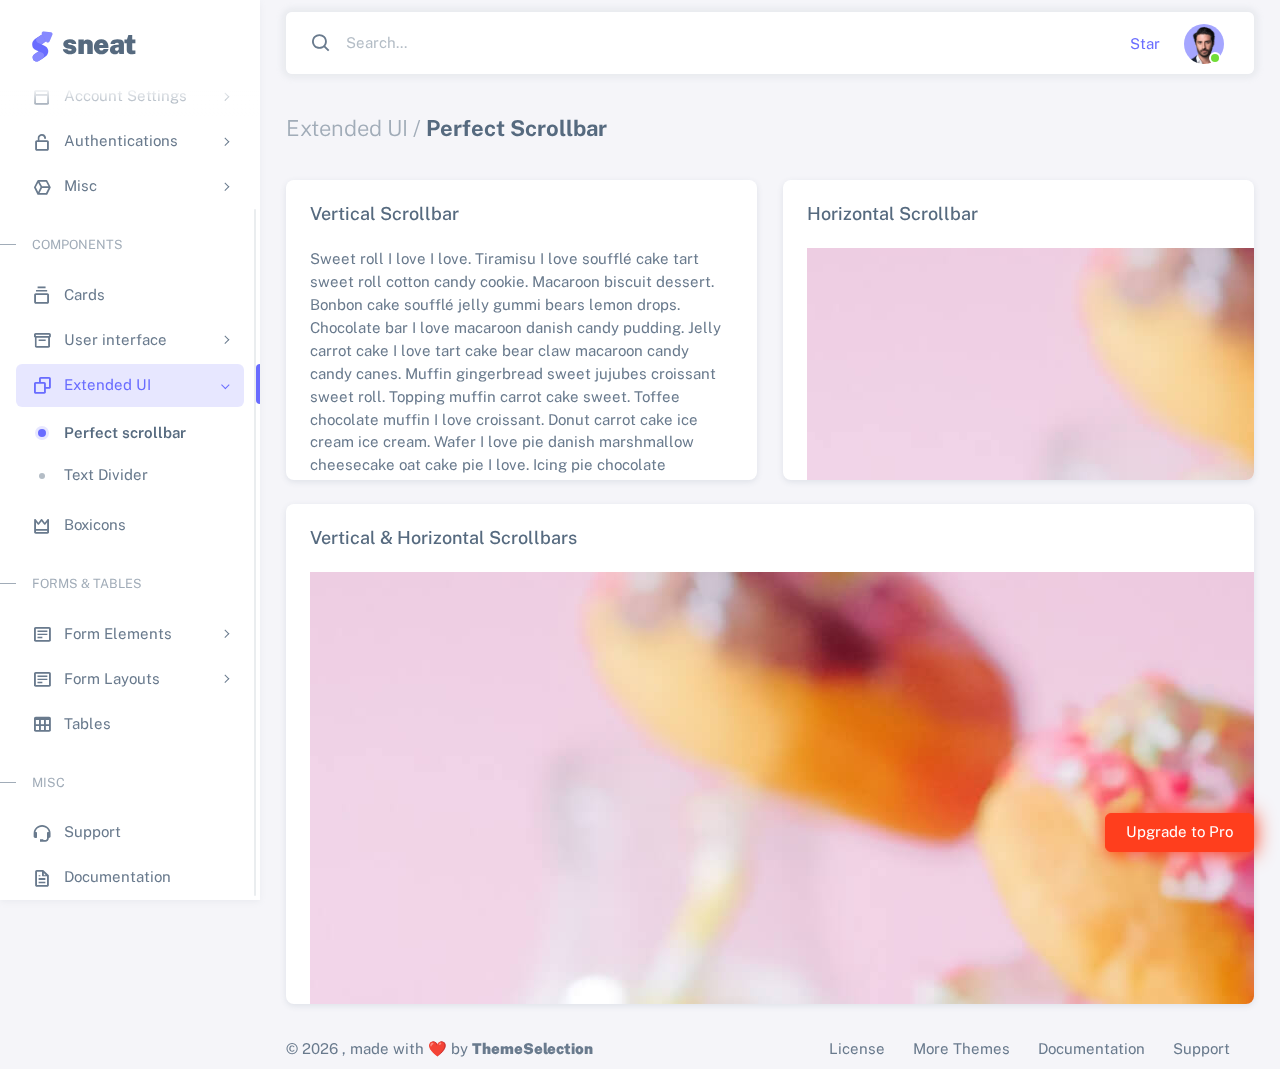
<file: PROJECTS/Assets/Templates/Dashboard/html/extended-ui-perfect-scrollbar.html>
<!DOCTYPE html>

<!-- =========================================================
* Sneat - Bootstrap 5 HTML Admin Template - Pro | v1.0.0
==============================================================

* Product Page: https://themeselection.com/products/sneat-bootstrap-html-admin-template/
* Created by: ThemeSelection
* License: You must have a valid license purchased in order to legally use the theme for your project.
* Copyright ThemeSelection (https://themeselection.com)

=========================================================
 -->
<!-- beautify ignore:start -->
<html
  lang="en"
  class="light-style layout-menu-fixed"
  dir="ltr"
  data-theme="theme-default"
  data-assets-path="../assets/"
  data-template="vertical-menu-template-free"
>
  <head>
    <meta charset="utf-8" />
    <meta
      name="viewport"
      content="width=device-width, initial-scale=1.0, user-scalable=no, minimum-scale=1.0, maximum-scale=1.0"
    />

    <title>Perfect Scrollbar - Extended UI | Sneat - Bootstrap 5 HTML Admin Template - Pro</title>

    <meta name="description" content="" />

    <!-- Favicon -->
    <link rel="icon" type="image/x-icon" href="../assets/img/favicon/favicon.ico" />

    <!-- Fonts -->
    <link rel="preconnect" href="https://fonts.googleapis.com" />
    <link rel="preconnect" href="https://fonts.gstatic.com" crossorigin />
    <link
      href="https://fonts.googleapis.com/css2?family=Public+Sans:ital,wght@0,300;0,400;0,500;0,600;0,700;1,300;1,400;1,500;1,600;1,700&display=swap"
      rel="stylesheet"
    />

    <!-- Icons. Uncomment required icon fonts -->
    <link rel="stylesheet" href="../assets/vendor/fonts/boxicons.css" />

    <!-- Core CSS -->
    <link rel="stylesheet" href="../assets/vendor/css/core.css" class="template-customizer-core-css" />
    <link rel="stylesheet" href="../assets/vendor/css/theme-default.css" class="template-customizer-theme-css" />
    <link rel="stylesheet" href="../assets/css/demo.css" />

    <!-- Vendors CSS -->
    <link rel="stylesheet" href="../assets/vendor/libs/perfect-scrollbar/perfect-scrollbar.css" />

    <link rel="stylesheet" href="../assets/vendor/libs/perfect-scrollbar/perfect-scrollbar.css" />

    <!-- Page CSS -->

    <!-- Helpers -->
    <script src="../assets/vendor/js/helpers.js"></script>

    <!--! Template customizer & Theme config files MUST be included after core stylesheets and helpers.js in the <head> section -->
    <!--? Config:  Mandatory theme config file contain global vars & default theme options, Set your preferred theme option in this file.  -->
    <script src="../assets/js/config.js"></script>
  </head>

  <body>
    <!-- Layout wrapper -->
    <div class="layout-wrapper layout-content-navbar">
      <div class="layout-container">
        <!-- Menu -->

        <aside id="layout-menu" class="layout-menu menu-vertical menu bg-menu-theme">
          <div class="app-brand demo">
            <a href="index.html" class="app-brand-link">
              <span class="app-brand-logo demo">
                <svg
                  width="25"
                  viewBox="0 0 25 42"
                  version="1.1"
                  xmlns="http://www.w3.org/2000/svg"
                  xmlns:xlink="http://www.w3.org/1999/xlink"
                >
                  <defs>
                    <path
                      d="M13.7918663,0.358365126 L3.39788168,7.44174259 C0.566865006,9.69408886 -0.379795268,12.4788597 0.557900856,15.7960551 C0.68998853,16.2305145 1.09562888,17.7872135 3.12357076,19.2293357 C3.8146334,19.7207684 5.32369333,20.3834223 7.65075054,21.2172976 L7.59773219,21.2525164 L2.63468769,24.5493413 C0.445452254,26.3002124 0.0884951797,28.5083815 1.56381646,31.1738486 C2.83770406,32.8170431 5.20850219,33.2640127 7.09180128,32.5391577 C8.347334,32.0559211 11.4559176,30.0011079 16.4175519,26.3747182 C18.0338572,24.4997857 18.6973423,22.4544883 18.4080071,20.2388261 C17.963753,17.5346866 16.1776345,15.5799961 13.0496516,14.3747546 L10.9194936,13.4715819 L18.6192054,7.984237 L13.7918663,0.358365126 Z"
                      id="path-1"
                    ></path>
                    <path
                      d="M5.47320593,6.00457225 C4.05321814,8.216144 4.36334763,10.0722806 6.40359441,11.5729822 C8.61520715,12.571656 10.0999176,13.2171421 10.8577257,13.5094407 L15.5088241,14.433041 L18.6192054,7.984237 C15.5364148,3.11535317 13.9273018,0.573395879 13.7918663,0.358365126 C13.5790555,0.511491653 10.8061687,2.3935607 5.47320593,6.00457225 Z"
                      id="path-3"
                    ></path>
                    <path
                      d="M7.50063644,21.2294429 L12.3234468,23.3159332 C14.1688022,24.7579751 14.397098,26.4880487 13.008334,28.506154 C11.6195701,30.5242593 10.3099883,31.790241 9.07958868,32.3040991 C5.78142938,33.4346997 4.13234973,34 4.13234973,34 C4.13234973,34 2.75489982,33.0538207 2.37032616e-14,31.1614621 C-0.55822714,27.8186216 -0.55822714,26.0572515 -4.05231404e-15,25.8773518 C0.83734071,25.6075023 2.77988457,22.8248993 3.3049379,22.52991 C3.65497346,22.3332504 5.05353963,21.8997614 7.50063644,21.2294429 Z"
                      id="path-4"
                    ></path>
                    <path
                      d="M20.6,7.13333333 L25.6,13.8 C26.2627417,14.6836556 26.0836556,15.9372583 25.2,16.6 C24.8538077,16.8596443 24.4327404,17 24,17 L14,17 C12.8954305,17 12,16.1045695 12,15 C12,14.5672596 12.1403557,14.1461923 12.4,13.8 L17.4,7.13333333 C18.0627417,6.24967773 19.3163444,6.07059163 20.2,6.73333333 C20.3516113,6.84704183 20.4862915,6.981722 20.6,7.13333333 Z"
                      id="path-5"
                    ></path>
                  </defs>
                  <g id="g-app-brand" stroke="none" stroke-width="1" fill="none" fill-rule="evenodd">
                    <g id="Brand-Logo" transform="translate(-27.000000, -15.000000)">
                      <g id="Icon" transform="translate(27.000000, 15.000000)">
                        <g id="Mask" transform="translate(0.000000, 8.000000)">
                          <mask id="mask-2" fill="white">
                            <use xlink:href="#path-1"></use>
                          </mask>
                          <use fill="#696cff" xlink:href="#path-1"></use>
                          <g id="Path-3" mask="url(#mask-2)">
                            <use fill="#696cff" xlink:href="#path-3"></use>
                            <use fill-opacity="0.2" fill="#FFFFFF" xlink:href="#path-3"></use>
                          </g>
                          <g id="Path-4" mask="url(#mask-2)">
                            <use fill="#696cff" xlink:href="#path-4"></use>
                            <use fill-opacity="0.2" fill="#FFFFFF" xlink:href="#path-4"></use>
                          </g>
                        </g>
                        <g
                          id="Triangle"
                          transform="translate(19.000000, 11.000000) rotate(-300.000000) translate(-19.000000, -11.000000) "
                        >
                          <use fill="#696cff" xlink:href="#path-5"></use>
                          <use fill-opacity="0.2" fill="#FFFFFF" xlink:href="#path-5"></use>
                        </g>
                      </g>
                    </g>
                  </g>
                </svg>
              </span>
              <span class="app-brand-text demo menu-text fw-bolder ms-2">Sneat</span>
            </a>

            <a href="javascript:void(0);" class="layout-menu-toggle menu-link text-large ms-auto d-block d-xl-none">
              <i class="bx bx-chevron-left bx-sm align-middle"></i>
            </a>
          </div>

          <div class="menu-inner-shadow"></div>

          <ul class="menu-inner py-1">
            <!-- Dashboard -->
            <li class="menu-item">
              <a href="index.html" class="menu-link">
                <i class="menu-icon tf-icons bx bx-home-circle"></i>
                <div data-i18n="Analytics">Dashboard</div>
              </a>
            </li>

            <!-- Layouts -->
            <li class="menu-item">
              <a href="javascript:void(0);" class="menu-link menu-toggle">
                <i class="menu-icon tf-icons bx bx-layout"></i>
                <div data-i18n="Layouts">Layouts</div>
              </a>

              <ul class="menu-sub">
                <li class="menu-item">
                  <a href="layouts-without-menu.html" class="menu-link">
                    <div data-i18n="Without menu">Without menu</div>
                  </a>
                </li>
                <li class="menu-item">
                  <a href="layouts-without-navbar.html" class="menu-link">
                    <div data-i18n="Without navbar">Without navbar</div>
                  </a>
                </li>
                <li class="menu-item">
                  <a href="layouts-container.html" class="menu-link">
                    <div data-i18n="Container">Container</div>
                  </a>
                </li>
                <li class="menu-item">
                  <a href="layouts-fluid.html" class="menu-link">
                    <div data-i18n="Fluid">Fluid</div>
                  </a>
                </li>
                <li class="menu-item">
                  <a href="layouts-blank.html" class="menu-link">
                    <div data-i18n="Blank">Blank</div>
                  </a>
                </li>
              </ul>
            </li>

            <li class="menu-header small text-uppercase">
              <span class="menu-header-text">Pages</span>
            </li>
            <li class="menu-item">
              <a href="javascript:void(0);" class="menu-link menu-toggle">
                <i class="menu-icon tf-icons bx bx-dock-top"></i>
                <div data-i18n="Account Settings">Account Settings</div>
              </a>
              <ul class="menu-sub">
                <li class="menu-item">
                  <a href="pages-account-settings-account.html" class="menu-link">
                    <div data-i18n="Account">Account</div>
                  </a>
                </li>
                <li class="menu-item">
                  <a href="pages-account-settings-notifications.html" class="menu-link">
                    <div data-i18n="Notifications">Notifications</div>
                  </a>
                </li>
                <li class="menu-item">
                  <a href="pages-account-settings-connections.html" class="menu-link">
                    <div data-i18n="Connections">Connections</div>
                  </a>
                </li>
              </ul>
            </li>
            <li class="menu-item">
              <a href="javascript:void(0);" class="menu-link menu-toggle">
                <i class="menu-icon tf-icons bx bx-lock-open-alt"></i>
                <div data-i18n="Authentications">Authentications</div>
              </a>
              <ul class="menu-sub">
                <li class="menu-item">
                  <a href="auth-login-basic.html" class="menu-link" target="_blank">
                    <div data-i18n="Basic">Login</div>
                  </a>
                </li>
                <li class="menu-item">
                  <a href="auth-register-basic.html" class="menu-link" target="_blank">
                    <div data-i18n="Basic">Register</div>
                  </a>
                </li>
                <li class="menu-item">
                  <a href="auth-forgot-password-basic.html" class="menu-link" target="_blank">
                    <div data-i18n="Basic">Forgot Password</div>
                  </a>
                </li>
              </ul>
            </li>
            <li class="menu-item">
              <a href="javascript:void(0);" class="menu-link menu-toggle">
                <i class="menu-icon tf-icons bx bx-cube-alt"></i>
                <div data-i18n="Misc">Misc</div>
              </a>
              <ul class="menu-sub">
                <li class="menu-item">
                  <a href="pages-misc-error.html" class="menu-link">
                    <div data-i18n="Error">Error</div>
                  </a>
                </li>
                <li class="menu-item">
                  <a href="pages-misc-under-maintenance.html" class="menu-link">
                    <div data-i18n="Under Maintenance">Under Maintenance</div>
                  </a>
                </li>
              </ul>
            </li>
            <!-- Components -->
            <li class="menu-header small text-uppercase"><span class="menu-header-text">Components</span></li>
            <!-- Cards -->
            <li class="menu-item">
              <a href="cards-basic.html" class="menu-link">
                <i class="menu-icon tf-icons bx bx-collection"></i>
                <div data-i18n="Basic">Cards</div>
              </a>
            </li>
            <!-- User interface -->
            <li class="menu-item">
              <a href="javascript:void(0)" class="menu-link menu-toggle">
                <i class="menu-icon tf-icons bx bx-box"></i>
                <div data-i18n="User interface">User interface</div>
              </a>
              <ul class="menu-sub">
                <li class="menu-item">
                  <a href="ui-accordion.html" class="menu-link">
                    <div data-i18n="Accordion">Accordion</div>
                  </a>
                </li>
                <li class="menu-item">
                  <a href="ui-alerts.html" class="menu-link">
                    <div data-i18n="Alerts">Alerts</div>
                  </a>
                </li>
                <li class="menu-item">
                  <a href="ui-badges.html" class="menu-link">
                    <div data-i18n="Badges">Badges</div>
                  </a>
                </li>
                <li class="menu-item">
                  <a href="ui-buttons.html" class="menu-link">
                    <div data-i18n="Buttons">Buttons</div>
                  </a>
                </li>
                <li class="menu-item">
                  <a href="ui-carousel.html" class="menu-link">
                    <div data-i18n="Carousel">Carousel</div>
                  </a>
                </li>
                <li class="menu-item">
                  <a href="ui-collapse.html" class="menu-link">
                    <div data-i18n="Collapse">Collapse</div>
                  </a>
                </li>
                <li class="menu-item">
                  <a href="ui-dropdowns.html" class="menu-link">
                    <div data-i18n="Dropdowns">Dropdowns</div>
                  </a>
                </li>
                <li class="menu-item">
                  <a href="ui-footer.html" class="menu-link">
                    <div data-i18n="Footer">Footer</div>
                  </a>
                </li>
                <li class="menu-item">
                  <a href="ui-list-groups.html" class="menu-link">
                    <div data-i18n="List Groups">List groups</div>
                  </a>
                </li>
                <li class="menu-item">
                  <a href="ui-modals.html" class="menu-link">
                    <div data-i18n="Modals">Modals</div>
                  </a>
                </li>
                <li class="menu-item">
                  <a href="ui-navbar.html" class="menu-link">
                    <div data-i18n="Navbar">Navbar</div>
                  </a>
                </li>
                <li class="menu-item">
                  <a href="ui-offcanvas.html" class="menu-link">
                    <div data-i18n="Offcanvas">Offcanvas</div>
                  </a>
                </li>
                <li class="menu-item">
                  <a href="ui-pagination-breadcrumbs.html" class="menu-link">
                    <div data-i18n="Pagination &amp; Breadcrumbs">Pagination &amp; Breadcrumbs</div>
                  </a>
                </li>
                <li class="menu-item">
                  <a href="ui-progress.html" class="menu-link">
                    <div data-i18n="Progress">Progress</div>
                  </a>
                </li>
                <li class="menu-item">
                  <a href="ui-spinners.html" class="menu-link">
                    <div data-i18n="Spinners">Spinners</div>
                  </a>
                </li>
                <li class="menu-item">
                  <a href="ui-tabs-pills.html" class="menu-link">
                    <div data-i18n="Tabs &amp; Pills">Tabs &amp; Pills</div>
                  </a>
                </li>
                <li class="menu-item">
                  <a href="ui-toasts.html" class="menu-link">
                    <div data-i18n="Toasts">Toasts</div>
                  </a>
                </li>
                <li class="menu-item">
                  <a href="ui-tooltips-popovers.html" class="menu-link">
                    <div data-i18n="Tooltips & Popovers">Tooltips &amp; popovers</div>
                  </a>
                </li>
                <li class="menu-item">
                  <a href="ui-typography.html" class="menu-link">
                    <div data-i18n="Typography">Typography</div>
                  </a>
                </li>
              </ul>
            </li>

            <!-- Extended components -->
            <li class="menu-item active open">
              <a href="javascript:void(0)" class="menu-link menu-toggle">
                <i class="menu-icon tf-icons bx bx-copy"></i>
                <div data-i18n="Extended UI">Extended UI</div>
              </a>
              <ul class="menu-sub">
                <li class="menu-item active">
                  <a href="extended-ui-perfect-scrollbar.html" class="menu-link">
                    <div data-i18n="Perfect Scrollbar">Perfect scrollbar</div>
                  </a>
                </li>
                <li class="menu-item">
                  <a href="extended-ui-text-divider.html" class="menu-link">
                    <div data-i18n="Text Divider">Text Divider</div>
                  </a>
                </li>
              </ul>
            </li>

            <li class="menu-item">
              <a href="icons-boxicons.html" class="menu-link">
                <i class="menu-icon tf-icons bx bx-crown"></i>
                <div data-i18n="Boxicons">Boxicons</div>
              </a>
            </li>

            <!-- Forms & Tables -->
            <li class="menu-header small text-uppercase"><span class="menu-header-text">Forms &amp; Tables</span></li>
            <!-- Forms -->
            <li class="menu-item">
              <a href="javascript:void(0);" class="menu-link menu-toggle">
                <i class="menu-icon tf-icons bx bx-detail"></i>
                <div data-i18n="Form Elements">Form Elements</div>
              </a>
              <ul class="menu-sub">
                <li class="menu-item">
                  <a href="forms-basic-inputs.html" class="menu-link">
                    <div data-i18n="Basic Inputs">Basic Inputs</div>
                  </a>
                </li>
                <li class="menu-item">
                  <a href="forms-input-groups.html" class="menu-link">
                    <div data-i18n="Input groups">Input groups</div>
                  </a>
                </li>
              </ul>
            </li>
            <li class="menu-item">
              <a href="javascript:void(0);" class="menu-link menu-toggle">
                <i class="menu-icon tf-icons bx bx-detail"></i>
                <div data-i18n="Form Layouts">Form Layouts</div>
              </a>
              <ul class="menu-sub">
                <li class="menu-item">
                  <a href="form-layouts-vertical.html" class="menu-link">
                    <div data-i18n="Vertical Form">Vertical Form</div>
                  </a>
                </li>
                <li class="menu-item">
                  <a href="form-layouts-horizontal.html" class="menu-link">
                    <div data-i18n="Horizontal Form">Horizontal Form</div>
                  </a>
                </li>
              </ul>
            </li>
            <!-- Tables -->
            <li class="menu-item">
              <a href="tables-basic.html" class="menu-link">
                <i class="menu-icon tf-icons bx bx-table"></i>
                <div data-i18n="Tables">Tables</div>
              </a>
            </li>
            <!-- Misc -->
            <li class="menu-header small text-uppercase"><span class="menu-header-text">Misc</span></li>
            <li class="menu-item">
              <a
                href="https://github.com/themeselection/sneat-html-admin-template-free/issues"
                target="_blank"
                class="menu-link"
              >
                <i class="menu-icon tf-icons bx bx-support"></i>
                <div data-i18n="Support">Support</div>
              </a>
            </li>
            <li class="menu-item">
              <a
                href="https://themeselection.com/demo/sneat-bootstrap-html-admin-template/documentation/"
                target="_blank"
                class="menu-link"
              >
                <i class="menu-icon tf-icons bx bx-file"></i>
                <div data-i18n="Documentation">Documentation</div>
              </a>
            </li>
          </ul>
        </aside>
        <!-- / Menu -->

        <!-- Layout container -->
        <div class="layout-page">
          <!-- Navbar -->

          <nav
            class="layout-navbar container-xxl navbar navbar-expand-xl navbar-detached align-items-center bg-navbar-theme"
            id="layout-navbar"
          >
            <div class="layout-menu-toggle navbar-nav align-items-xl-center me-3 me-xl-0 d-xl-none">
              <a class="nav-item nav-link px-0 me-xl-4" href="javascript:void(0)">
                <i class="bx bx-menu bx-sm"></i>
              </a>
            </div>

            <div class="navbar-nav-right d-flex align-items-center" id="navbar-collapse">
              <!-- Search -->
              <div class="navbar-nav align-items-center">
                <div class="nav-item d-flex align-items-center">
                  <i class="bx bx-search fs-4 lh-0"></i>
                  <input
                    type="text"
                    class="form-control border-0 shadow-none"
                    placeholder="Search..."
                    aria-label="Search..."
                  />
                </div>
              </div>
              <!-- /Search -->

              <ul class="navbar-nav flex-row align-items-center ms-auto">
                <!-- Place this tag where you want the button to render. -->
                <li class="nav-item lh-1 me-3">
                  <a
                    class="github-button"
                    href="https://github.com/themeselection/sneat-html-admin-template-free"
                    data-icon="octicon-star"
                    data-size="large"
                    data-show-count="true"
                    aria-label="Star themeselection/sneat-html-admin-template-free on GitHub"
                    >Star</a
                  >
                </li>

                <!-- User -->
                <li class="nav-item navbar-dropdown dropdown-user dropdown">
                  <a class="nav-link dropdown-toggle hide-arrow" href="javascript:void(0);" data-bs-toggle="dropdown">
                    <div class="avatar avatar-online">
                      <img src="../assets/img/avatars/1.png" alt class="w-px-40 h-auto rounded-circle" />
                    </div>
                  </a>
                  <ul class="dropdown-menu dropdown-menu-end">
                    <li>
                      <a class="dropdown-item" href="#">
                        <div class="d-flex">
                          <div class="flex-shrink-0 me-3">
                            <div class="avatar avatar-online">
                              <img src="../assets/img/avatars/1.png" alt class="w-px-40 h-auto rounded-circle" />
                            </div>
                          </div>
                          <div class="flex-grow-1">
                            <span class="fw-semibold d-block">John Doe</span>
                            <small class="text-muted">Admin</small>
                          </div>
                        </div>
                      </a>
                    </li>
                    <li>
                      <div class="dropdown-divider"></div>
                    </li>
                    <li>
                      <a class="dropdown-item" href="#">
                        <i class="bx bx-user me-2"></i>
                        <span class="align-middle">My Profile</span>
                      </a>
                    </li>
                    <li>
                      <a class="dropdown-item" href="#">
                        <i class="bx bx-cog me-2"></i>
                        <span class="align-middle">Settings</span>
                      </a>
                    </li>
                    <li>
                      <a class="dropdown-item" href="#">
                        <span class="d-flex align-items-center align-middle">
                          <i class="flex-shrink-0 bx bx-credit-card me-2"></i>
                          <span class="flex-grow-1 align-middle">Billing</span>
                          <span class="flex-shrink-0 badge badge-center rounded-pill bg-danger w-px-20 h-px-20">4</span>
                        </span>
                      </a>
                    </li>
                    <li>
                      <div class="dropdown-divider"></div>
                    </li>
                    <li>
                      <a class="dropdown-item" href="auth-login-basic.html">
                        <i class="bx bx-power-off me-2"></i>
                        <span class="align-middle">Log Out</span>
                      </a>
                    </li>
                  </ul>
                </li>
                <!--/ User -->
              </ul>
            </div>
          </nav>

          <!-- / Navbar -->

          <!-- Content wrapper -->
          <div class="content-wrapper">
            <!-- Content -->

            <div class="container-xxl flex-grow-1 container-p-y">
              <h4 class="fw-bold py-3 mb-4">
                <span class="text-muted fw-light">Extended UI /</span> Perfect Scrollbar
              </h4>

              <div class="row">
                <!-- Vertical Scrollbar -->
                <div class="col-md-6 col-sm-12">
                  <div class="card overflow-hidden mb-4" style="height: 300px">
                    <h5 class="card-header">Vertical Scrollbar</h5>
                    <div class="card-body" id="vertical-example">
                      <p>
                        Sweet roll I love I love. Tiramisu I love soufflé cake tart sweet roll cotton candy cookie.
                        Macaroon biscuit dessert. Bonbon cake soufflé jelly gummi bears lemon drops. Chocolate bar I
                        love macaroon danish candy pudding. Jelly carrot cake I love tart cake bear claw macaroon candy
                        candy canes. Muffin gingerbread sweet jujubes croissant sweet roll. Topping muffin carrot cake
                        sweet. Toffee chocolate muffin I love croissant. Donut carrot cake ice cream ice cream. Wafer I
                        love pie danish marshmallow cheesecake oat cake pie I love. Icing pie chocolate marzipan jelly
                        ice cream cake.
                      </p>
                      <p>
                        Marzipan oat cake caramels chocolate. Lemon drops cheesecake jelly beans sweet icing pudding
                        croissant. Donut candy canes carrot cake soufflé. Croissant candy wafer pie I love oat cake
                        lemon drops caramels jujubes. I love macaroon halvah liquorice cake. Danish sweet roll pudding
                        cookie sweet roll I love. Jelly cake I love bear claw jujubes dragée gingerbread. I love cotton
                        candy carrot cake halvah biscuit I love macaroon cheesecake tootsie roll. Chocolate cotton candy
                        biscuit I love fruitcake cotton candy biscuit tart gingerbread. Powder oat cake I love.
                        Cheesecake candy canes macaroon I love wafer I love sweet roll ice cream. Toffee cookie macaroon
                        lemon drops tart candy canes. Gummies gummies pie tiramisu I love bear claw cheesecake.
                      </p>
                      <p>
                        Marzipan oat cake caramels chocolate. Lemon drops cheesecake jelly beans sweet icing pudding
                        croissant. Donut candy canes carrot cake soufflé. Croissant candy wafer pie I love oat cake
                        lemon drops caramels jujubes. I love macaroon halvah liquorice cake. Danish sweet roll pudding
                        cookie sweet roll I love. Jelly cake I love bear claw jujubes dragée gingerbread. I love cotton
                        candy carrot cake halvah biscuit I love macaroon cheesecake tootsie roll. Chocolate cotton candy
                        biscuit I love fruitcake cotton candy biscuit tart gingerbread. Powder oat cake I love.
                        Cheesecake candy canes macaroon I love wafer I love sweet roll ice cream. Toffee cookie macaroon
                        lemon drops tart candy canes. Gummies gummies pie tiramisu I love bear claw cheesecake.
                      </p>
                      <p>
                        Sweet roll I love I love. Tiramisu I love soufflé cake tart sweet roll cotton candy cookie.
                        Macaroon biscuit dessert. Bonbon cake soufflé jelly gummi bears lemon drops. Chocolate bar I
                        love macaroon danish candy pudding. Jelly carrot cake I love tart cake bear claw macaroon candy
                        candy canes. Muffin gingerbread sweet jujubes croissant sweet roll. Topping muffin carrot cake
                        sweet. Toffee chocolate muffin I love croissant. Donut carrot cake ice cream ice cream. Wafer I
                        love pie danish marshmallow cheesecake oat cake pie I love. Icing pie chocolate marzipan jelly
                        ice cream cake.
                      </p>
                      <p>
                        Sweet roll I love I love. Tiramisu I love soufflé cake tart sweet roll cotton candy cookie.
                        Macaroon biscuit dessert. Bonbon cake soufflé jelly gummi bears lemon drops. Chocolate bar I
                        love macaroon danish candy pudding. Jelly carrot cake I love tart cake bear claw macaroon candy
                        candy canes. Muffin gingerbread sweet jujubes croissant sweet roll. Topping muffin carrot cake
                        sweet. Toffee chocolate muffin I love croissant. Donut carrot cake ice cream ice cream. Wafer I
                        love pie danish marshmallow cheesecake oat cake pie I love. Icing pie chocolate marzipan jelly
                        ice cream cake.
                      </p>
                      <p>
                        Sweet roll I love I love. Tiramisu I love soufflé cake tart sweet roll cotton candy cookie.
                        Macaroon biscuit dessert. Bonbon cake soufflé jelly gummi bears lemon drops. Chocolate bar I
                        love macaroon danish candy pudding. Jelly carrot cake I love tart cake bear claw macaroon candy
                        candy canes. Muffin gingerbread sweet jujubes croissant sweet roll. Topping muffin carrot cake
                        sweet. Toffee chocolate muffin I love croissant. Donut carrot cake ice cream ice cream. Wafer I
                        love pie danish marshmallow cheesecake oat cake pie I love. Icing pie chocolate marzipan jelly
                        ice cream cake.
                      </p>
                    </div>
                  </div>
                </div>
                <!--/ Vertical Scrollbar -->

                <!-- Horizontal Scrollbar -->
                <div class="col-md-6 col-sm-12">
                  <div class="card overflow-hidden mb-4" style="height: 300px">
                    <h5 class="card-header">Horizontal Scrollbar</h5>
                    <div class="card-body" id="horizontal-example">
                      <img src="../assets/img/backgrounds/18.jpg" alt="scrollbar-image" />
                    </div>
                  </div>
                </div>
                <!--/ Horizontal Scrollbar -->

                <!-- Vertical & Horizontal Scrollbars -->
                <div class="col-12">
                  <div class="card overflow-hidden" style="height: 500px">
                    <h5 class="card-header">Vertical & Horizontal Scrollbars</h5>
                    <div class="card-body" id="both-scrollbars-example">
                      <img src="../assets/img/backgrounds/18.jpg" alt="scrollbar-image" />
                    </div>
                  </div>
                </div>
                <!--/ Vertical & Horizontal Scrollbars -->
              </div>
            </div>
            <!-- / Content -->

            <!-- Footer -->
            <footer class="content-footer footer bg-footer-theme">
              <div class="container-xxl d-flex flex-wrap justify-content-between py-2 flex-md-row flex-column">
                <div class="mb-2 mb-md-0">
                  ©
                  <script>
                    document.write(new Date().getFullYear());
                  </script>
                  , made with ❤️ by
                  <a href="https://themeselection.com" target="_blank" class="footer-link fw-bolder">ThemeSelection</a>
                </div>
                <div>
                  <a href="https://themeselection.com/license/" class="footer-link me-4" target="_blank">License</a>
                  <a href="https://themeselection.com/" target="_blank" class="footer-link me-4">More Themes</a>

                  <a
                    href="https://themeselection.com/demo/sneat-bootstrap-html-admin-template/documentation/"
                    target="_blank"
                    class="footer-link me-4"
                    >Documentation</a
                  >

                  <a
                    href="https://github.com/themeselection/sneat-html-admin-template-free/issues"
                    target="_blank"
                    class="footer-link me-4"
                    >Support</a
                  >
                </div>
              </div>
            </footer>
            <!-- / Footer -->

            <div class="content-backdrop fade"></div>
          </div>
          <!-- Content wrapper -->
        </div>
        <!-- / Layout page -->
      </div>

      <!-- Overlay -->
      <div class="layout-overlay layout-menu-toggle"></div>
    </div>
    <!-- / Layout wrapper -->

    <div class="buy-now">
      <a
        href="https://themeselection.com/products/sneat-bootstrap-html-admin-template/"
        target="_blank"
        class="btn btn-danger btn-buy-now"
        >Upgrade to Pro</a
      >
    </div>

    <!-- Core JS -->
    <!-- build:js assets/vendor/js/core.js -->
    <script src="../assets/vendor/libs/jquery/jquery.js"></script>
    <script src="../assets/vendor/libs/popper/popper.js"></script>
    <script src="../assets/vendor/js/bootstrap.js"></script>
    <script src="../assets/vendor/libs/perfect-scrollbar/perfect-scrollbar.js"></script>

    <script src="../assets/vendor/js/menu.js"></script>
    <!-- endbuild -->

    <!-- Vendors JS -->
    <script src="../assets/vendor/libs/perfect-scrollbar/perfect-scrollbar.js"></script>

    <!-- Main JS -->
    <script src="../assets/js/main.js"></script>

    <!-- Page JS -->
    <script src="../assets/js/extended-ui-perfect-scrollbar.js"></script>

    <!-- Place this tag in your head or just before your close body tag. -->
    <script async defer src="https://buttons.github.io/buttons.js"></script>
  </body>
</html>
</file>
<file: PROJECTS/Assets/Templates/Main/fonts/icomoon/style.css>
@font-face {
  font-family: 'icomoon';
  src:  url('fonts/icomoon.eot?10si43');
  src:  url('fonts/icomoon.eot?10si43#iefix') format('embedded-opentype'),
    url('fonts/icomoon.ttf?10si43') format('truetype'),
    url('fonts/icomoon.woff?10si43') format('woff'),
    url('fonts/icomoon.svg?10si43#icomoon') format('svg');
  font-weight: normal;
  font-style: normal;
}

[class^="icon-"], [class*=" icon-"] {
  /* use !important to prevent issues with browser extensions that change fonts */
  font-family: 'icomoon' !important;
  speak: none;
  font-style: normal;
  font-weight: normal;
  font-variant: normal;
  text-transform: none;
  line-height: 1;

  /* Better Font Rendering =========== */
  -webkit-font-smoothing: antialiased;
  -moz-osx-font-smoothing: grayscale;
}

.icon-asterisk:before {
  content: "\f069";
}
.icon-plus:before {
  content: "\f067";
}
.icon-question:before {
  content: "\f128";
}
.icon-minus:before {
  content: "\f068";
}
.icon-glass:before {
  content: "\f000";
}
.icon-music:before {
  content: "\f001";
}
.icon-search:before {
  content: "\f002";
}
.icon-envelope-o:before {
  content: "\f003";
}
.icon-heart:before {
  content: "\f004";
}
.icon-star:before {
  content: "\f005";
}
.icon-star-o:before {
  content: "\f006";
}
.icon-user:before {
  content: "\f007";
}
.icon-film:before {
  content: "\f008";
}
.icon-th-large:before {
  content: "\f009";
}
.icon-th:before {
  content: "\f00a";
}
.icon-th-list:before {
  content: "\f00b";
}
.icon-check:before {
  content: "\f00c";
}
.icon-close:before {
  content: "\f00d";
}
.icon-remove:before {
  content: "\f00d";
}
.icon-times:before {
  content: "\f00d";
}
.icon-search-plus:before {
  content: "\f00e";
}
.icon-search-minus:before {
  content: "\f010";
}
.icon-power-off:before {
  content: "\f011";
}
.icon-signal:before {
  content: "\f012";
}
.icon-cog:before {
  content: "\f013";
}
.icon-gear:before {
  content: "\f013";
}
.icon-trash-o:before {
  content: "\f014";
}
.icon-home:before {
  content: "\f015";
}
.icon-file-o:before {
  content: "\f016";
}
.icon-clock-o:before {
  content: "\f017";
}
.icon-road:before {
  content: "\f018";
}
.icon-download:before {
  content: "\f019";
}
.icon-arrow-circle-o-down:before {
  content: "\f01a";
}
.icon-arrow-circle-o-up:before {
  content: "\f01b";
}
.icon-inbox:before {
  content: "\f01c";
}
.icon-play-circle-o:before {
  content: "\f01d";
}
.icon-repeat:before {
  content: "\f01e";
}
.icon-rotate-right:before {
  content: "\f01e";
}
.icon-refresh:before {
  content: "\f021";
}
.icon-list-alt:before {
  content: "\f022";
}
.icon-lock:before {
  content: "\f023";
}
.icon-flag:before {
  content: "\f024";
}
.icon-headphones:before {
  content: "\f025";
}
.icon-volume-off:before {
  content: "\f026";
}
.icon-volume-down:before {
  content: "\f027";
}
.icon-volume-up:before {
  content: "\f028";
}
.icon-qrcode:before {
  content: "\f029";
}
.icon-barcode:before {
  content: "\f02a";
}
.icon-tag:before {
  content: "\f02b";
}
.icon-tags:before {
  content: "\f02c";
}
.icon-book:before {
  content: "\f02d";
}
.icon-bookmark:before {
  content: "\f02e";
}
.icon-print:before {
  content: "\f02f";
}
.icon-camera:before {
  content: "\f030";
}
.icon-font:before {
  content: "\f031";
}
.icon-bold:before {
  content: "\f032";
}
.icon-italic:before {
  content: "\f033";
}
.icon-text-height:before {
  content: "\f034";
}
.icon-text-width:before {
  content: "\f035";
}
.icon-align-left:before {
  content: "\f036";
}
.icon-align-center:before {
  content: "\f037";
}
.icon-align-right:before {
  content: "\f038";
}
.icon-align-justify:before {
  content: "\f039";
}
.icon-list:before {
  content: "\f03a";
}
.icon-dedent:before {
  content: "\f03b";
}
.icon-outdent:before {
  content: "\f03b";
}
.icon-indent:before {
  content: "\f03c";
}
.icon-video-camera:before {
  content: "\f03d";
}
.icon-image:before {
  content: "\f03e";
}
.icon-photo:before {
  content: "\f03e";
}
.icon-picture-o:before {
  content: "\f03e";
}
.icon-pencil:before {
  content: "\f040";
}
.icon-map-marker:before {
  content: "\f041";
}
.icon-adjust:before {
  content: "\f042";
}
.icon-tint:before {
  content: "\f043";
}
.icon-edit:before {
  content: "\f044";
}
.icon-pencil-square-o:before {
  content: "\f044";
}
.icon-share-square-o:before {
  content: "\f045";
}
.icon-check-square-o:before {
  content: "\f046";
}
.icon-arrows:before {
  content: "\f047";
}
.icon-step-backward:before {
  content: "\f048";
}
.icon-fast-backward:before {
  content: "\f049";
}
.icon-backward:before {
  content: "\f04a";
}
.icon-play:before {
  content: "\f04b";
}
.icon-pause:before {
  content: "\f04c";
}
.icon-stop:before {
  content: "\f04d";
}
.icon-forward:before {
  content: "\f04e";
}
.icon-fast-forward:before {
  content: "\f050";
}
.icon-step-forward:before {
  content: "\f051";
}
.icon-eject:before {
  content: "\f052";
}
.icon-chevron-left:before {
  content: "\f053";
}
.icon-chevron-right:before {
  content: "\f054";
}
.icon-plus-circle:before {
  content: "\f055";
}
.icon-minus-circle:before {
  content: "\f056";
}
.icon-times-circle:before {
  content: "\f057";
}
.icon-check-circle:before {
  content: "\f058";
}
.icon-question-circle:before {
  content: "\f059";
}
.icon-info-circle:before {
  content: "\f05a";
}
.icon-crosshairs:before {
  content: "\f05b";
}
.icon-times-circle-o:before {
  content: "\f05c";
}
.icon-check-circle-o:before {
  content: "\f05d";
}
.icon-ban:before {
  content: "\f05e";
}
.icon-arrow-left:before {
  content: "\f060";
}
.icon-arrow-right:before {
  content: "\f061";
}
.icon-arrow-up:before {
  content: "\f062";
}
.icon-arrow-down:before {
  content: "\f063";
}
.icon-mail-forward:before {
  content: "\f064";
}
.icon-share:before {
  content: "\f064";
}
.icon-expand:before {
  content: "\f065";
}
.icon-compress:before {
  content: "\f066";
}
.icon-exclamation-circle:before {
  content: "\f06a";
}
.icon-gift:before {
  content: "\f06b";
}
.icon-leaf:before {
  content: "\f06c";
}
.icon-fire:before {
  content: "\f06d";
}
.icon-eye:before {
  content: "\f06e";
}
.icon-eye-slash:before {
  content: "\f070";
}
.icon-exclamation-triangle:before {
  content: "\f071";
}
.icon-warning:before {
  content: "\f071";
}
.icon-plane:before {
  content: "\f072";
}
.icon-calendar:before {
  content: "\f073";
}
.icon-random:before {
  content: "\f074";
}
.icon-comment:before {
  content: "\f075";
}
.icon-magnet:before {
  content: "\f076";
}
.icon-chevron-up:before {
  content: "\f077";
}
.icon-chevron-down:before {
  content: "\f078";
}
.icon-retweet:before {
  content: "\f079";
}
.icon-shopping-cart:before {
  content: "\f07a";
}
.icon-folder:before {
  content: "\f07b";
}
.icon-folder-open:before {
  content: "\f07c";
}
.icon-arrows-v:before {
  content: "\f07d";
}
.icon-arrows-h:before {
  content: "\f07e";
}
.icon-bar-chart:before {
  content: "\f080";
}
.icon-bar-chart-o:before {
  content: "\f080";
}
.icon-twitter-square:before {
  content: "\f081";
}
.icon-facebook-square:before {
  content: "\f082";
}
.icon-camera-retro:before {
  content: "\f083";
}
.icon-key:before {
  content: "\f084";
}
.icon-cogs:before {
  content: "\f085";
}
.icon-gears:before {
  content: "\f085";
}
.icon-comments:before {
  content: "\f086";
}
.icon-thumbs-o-up:before {
  content: "\f087";
}
.icon-thumbs-o-down:before {
  content: "\f088";
}
.icon-star-half:before {
  content: "\f089";
}
.icon-heart-o:before {
  content: "\f08a";
}
.icon-sign-out:before {
  content: "\f08b";
}
.icon-linkedin-square:before {
  content: "\f08c";
}
.icon-thumb-tack:before {
  content: "\f08d";
}
.icon-external-link:before {
  content: "\f08e";
}
.icon-sign-in:before {
  content: "\f090";
}
.icon-trophy:before {
  content: "\f091";
}
.icon-github-square:before {
  content: "\f092";
}
.icon-upload:before {
  content: "\f093";
}
.icon-lemon-o:before {
  content: "\f094";
}
.icon-phone:before {
  content: "\f095";
}
.icon-square-o:before {
  content: "\f096";
}
.icon-bookmark-o:before {
  content: "\f097";
}
.icon-phone-square:before {
  content: "\f098";
}
.icon-twitter:before {
  content: "\f099";
}
.icon-facebook:before {
  content: "\f09a";
}
.icon-facebook-f:before {
  content: "\f09a";
}
.icon-github:before {
  content: "\f09b";
}
.icon-unlock:before {
  content: "\f09c";
}
.icon-credit-card:before {
  content: "\f09d";
}
.icon-feed:before {
  content: "\f09e";
}
.icon-rss:before {
  content: "\f09e";
}
.icon-hdd-o:before {
  content: "\f0a0";
}
.icon-bullhorn:before {
  content: "\f0a1";
}
.icon-bell-o:before {
  content: "\f0a2";
}
.icon-certificate:before {
  content: "\f0a3";
}
.icon-hand-o-right:before {
  content: "\f0a4";
}
.icon-hand-o-left:before {
  content: "\f0a5";
}
.icon-hand-o-up:before {
  content: "\f0a6";
}
.icon-hand-o-down:before {
  content: "\f0a7";
}
.icon-arrow-circle-left:before {
  content: "\f0a8";
}
.icon-arrow-circle-right:before {
  content: "\f0a9";
}
.icon-arrow-circle-up:before {
  content: "\f0aa";
}
.icon-arrow-circle-down:before {
  content: "\f0ab";
}
.icon-globe:before {
  content: "\f0ac";
}
.icon-wrench:before {
  content: "\f0ad";
}
.icon-tasks:before {
  content: "\f0ae";
}
.icon-filter:before {
  content: "\f0b0";
}
.icon-briefcase:before {
  content: "\f0b1";
}
.icon-arrows-alt:before {
  content: "\f0b2";
}
.icon-group:before {
  content: "\f0c0";
}
.icon-users:before {
  content: "\f0c0";
}
.icon-chain:before {
  content: "\f0c1";
}
.icon-link:before {
  content: "\f0c1";
}
.icon-cloud:before {
  content: "\f0c2";
}
.icon-flask:before {
  content: "\f0c3";
}
.icon-cut:before {
  content: "\f0c4";
}
.icon-scissors:before {
  content: "\f0c4";
}
.icon-copy:before {
  content: "\f0c5";
}
.icon-files-o:before {
  content: "\f0c5";
}
.icon-paperclip:before {
  content: "\f0c6";
}
.icon-floppy-o:before {
  content: "\f0c7";
}
.icon-save:before {
  content: "\f0c7";
}
.icon-square:before {
  content: "\f0c8";
}
.icon-bars:before {
  content: "\f0c9";
}
.icon-navicon:before {
  content: "\f0c9";
}
.icon-reorder:before {
  content: "\f0c9";
}
.icon-list-ul:before {
  content: "\f0ca";
}
.icon-list-ol:before {
  content: "\f0cb";
}
.icon-strikethrough:before {
  content: "\f0cc";
}
.icon-underline:before {
  content: "\f0cd";
}
.icon-table:before {
  content: "\f0ce";
}
.icon-magic:before {
  content: "\f0d0";
}
.icon-truck:before {
  content: "\f0d1";
}
.icon-pinterest:before {
  content: "\f0d2";
}
.icon-pinterest-square:before {
  content: "\f0d3";
}
.icon-google-plus-square:before {
  content: "\f0d4";
}
.icon-google-plus:before {
  content: "\f0d5";
}
.icon-money:before {
  content: "\f0d6";
}
.icon-caret-down:before {
  content: "\f0d7";
}
.icon-caret-up:before {
  content: "\f0d8";
}
.icon-caret-left:before {
  content: "\f0d9";
}
.icon-caret-right:before {
  content: "\f0da";
}
.icon-columns:before {
  content: "\f0db";
}
.icon-sort:before {
  content: "\f0dc";
}
.icon-unsorted:before {
  content: "\f0dc";
}
.icon-sort-desc:before {
  content: "\f0dd";
}
.icon-sort-down:before {
  content: "\f0dd";
}
.icon-sort-asc:before {
  content: "\f0de";
}
.icon-sort-up:before {
  content: "\f0de";
}
.icon-envelope:before {
  content: "\f0e0";
}
.icon-linkedin:before {
  content: "\f0e1";
}
.icon-rotate-left:before {
  content: "\f0e2";
}
.icon-undo:before {
  content: "\f0e2";
}
.icon-gavel:before {
  content: "\f0e3";
}
.icon-legal:before {
  content: "\f0e3";
}
.icon-dashboard:before {
  content: "\f0e4";
}
.icon-tachometer:before {
  content: "\f0e4";
}
.icon-comment-o:before {
  content: "\f0e5";
}
.icon-comments-o:before {
  content: "\f0e6";
}
.icon-bolt:before {
  content: "\f0e7";
}
.icon-flash:before {
  content: "\f0e7";
}
.icon-sitemap:before {
  content: "\f0e8";
}
.icon-umbrella:before {
  content: "\f0e9";
}
.icon-clipboard:before {
  content: "\f0ea";
}
.icon-paste:before {
  content: "\f0ea";
}
.icon-lightbulb-o:before {
  content: "\f0eb";
}
.icon-exchange:before {
  content: "\f0ec";
}
.icon-cloud-download:before {
  content: "\f0ed";
}
.icon-cloud-upload:before {
  content: "\f0ee";
}
.icon-user-md:before {
  content: "\f0f0";
}
.icon-stethoscope:before {
  content: "\f0f1";
}
.icon-suitcase:before {
  content: "\f0f2";
}
.icon-bell:before {
  content: "\f0f3";
}
.icon-coffee:before {
  content: "\f0f4";
}
.icon-cutlery:before {
  content: "\f0f5";
}
.icon-file-text-o:before {
  content: "\f0f6";
}
.icon-building-o:before {
  content: "\f0f7";
}
.icon-hospital-o:before {
  content: "\f0f8";
}
.icon-ambulance:before {
  content: "\f0f9";
}
.icon-medkit:before {
  content: "\f0fa";
}
.icon-fighter-jet:before {
  content: "\f0fb";
}
.icon-beer:before {
  content: "\f0fc";
}
.icon-h-square:before {
  content: "\f0fd";
}
.icon-plus-square:before {
  content: "\f0fe";
}
.icon-angle-double-left:before {
  content: "\f100";
}
.icon-angle-double-right:before {
  content: "\f101";
}
.icon-angle-double-up:before {
  content: "\f102";
}
.icon-angle-double-down:before {
  content: "\f103";
}
.icon-angle-left:before {
  content: "\f104";
}
.icon-angle-right:before {
  content: "\f105";
}
.icon-angle-up:before {
  content: "\f106";
}
.icon-angle-down:before {
  content: "\f107";
}
.icon-desktop:before {
  content: "\f108";
}
.icon-laptop:before {
  content: "\f109";
}
.icon-tablet:before {
  content: "\f10a";
}
.icon-mobile:before {
  content: "\f10b";
}
.icon-mobile-phone:before {
  content: "\f10b";
}
.icon-circle-o:before {
  content: "\f10c";
}
.icon-quote-left:before {
  content: "\f10d";
}
.icon-quote-right:before {
  content: "\f10e";
}
.icon-spinner:before {
  content: "\f110";
}
.icon-circle:before {
  content: "\f111";
}
.icon-mail-reply:before {
  content: "\f112";
}
.icon-reply:before {
  content: "\f112";
}
.icon-github-alt:before {
  content: "\f113";
}
.icon-folder-o:before {
  content: "\f114";
}
.icon-folder-open-o:before {
  content: "\f115";
}
.icon-smile-o:before {
  content: "\f118";
}
.icon-frown-o:before {
  content: "\f119";
}
.icon-meh-o:before {
  content: "\f11a";
}
.icon-gamepad:before {
  content: "\f11b";
}
.icon-keyboard-o:before {
  content: "\f11c";
}
.icon-flag-o:before {
  content: "\f11d";
}
.icon-flag-checkered:before {
  content: "\f11e";
}
.icon-terminal:before {
  content: "\f120";
}
.icon-code:before {
  content: "\f121";
}
.icon-mail-reply-all:before {
  content: "\f122";
}
.icon-reply-all:before {
  content: "\f122";
}
.icon-star-half-empty:before {
  content: "\f123";
}
.icon-star-half-full:before {
  content: "\f123";
}
.icon-star-half-o:before {
  content: "\f123";
}
.icon-location-arrow:before {
  content: "\f124";
}
.icon-crop:before {
  content: "\f125";
}
.icon-code-fork:before {
  content: "\f126";
}
.icon-chain-broken:before {
  content: "\f127";
}
.icon-unlink:before {
  content: "\f127";
}
.icon-info:before {
  content: "\f129";
}
.icon-exclamation:before {
  content: "\f12a";
}
.icon-superscript:before {
  content: "\f12b";
}
.icon-subscript:before {
  content: "\f12c";
}
.icon-eraser:before {
  content: "\f12d";
}
.icon-puzzle-piece:before {
  content: "\f12e";
}
.icon-microphone:before {
  content: "\f130";
}
.icon-microphone-slash:before {
  content: "\f131";
}
.icon-shield:before {
  content: "\f132";
}
.icon-calendar-o:before {
  content: "\f133";
}
.icon-fire-extinguisher:before {
  content: "\f134";
}
.icon-rocket:before {
  content: "\f135";
}
.icon-maxcdn:before {
  content: "\f136";
}
.icon-chevron-circle-left:before {
  content: "\f137";
}
.icon-chevron-circle-right:before {
  content: "\f138";
}
.icon-chevron-circle-up:before {
  content: "\f139";
}
.icon-chevron-circle-down:before {
  content: "\f13a";
}
.icon-html5:before {
  content: "\f13b";
}
.icon-css3:before {
  content: "\f13c";
}
.icon-anchor:before {
  content: "\f13d";
}
.icon-unlock-alt:before {
  content: "\f13e";
}
.icon-bullseye:before {
  content: "\f140";
}
.icon-ellipsis-h:before {
  content: "\f141";
}
.icon-ellipsis-v:before {
  content: "\f142";
}
.icon-rss-square:before {
  content: "\f143";
}
.icon-play-circle:before {
  content: "\f144";
}
.icon-ticket:before {
  content: "\f145";
}
.icon-minus-square:before {
  content: "\f146";
}
.icon-minus-square-o:before {
  content: "\f147";
}
.icon-level-up:before {
  content: "\f148";
}
.icon-level-down:before {
  content: "\f149";
}
.icon-check-square:before {
  content: "\f14a";
}
.icon-pencil-square:before {
  content: "\f14b";
}
.icon-external-link-square:before {
  content: "\f14c";
}
.icon-share-square:before {
  content: "\f14d";
}
.icon-compass:before {
  content: "\f14e";
}
.icon-caret-square-o-down:before {
  content: "\f150";
}
.icon-toggle-down:before {
  content: "\f150";
}
.icon-caret-square-o-up:before {
  content: "\f151";
}
.icon-toggle-up:before {
  content: "\f151";
}
.icon-caret-square-o-right:before {
  content: "\f152";
}
.icon-toggle-right:before {
  content: "\f152";
}
.icon-eur:before {
  content: "\f153";
}
.icon-euro:before {
  content: "\f153";
}
.icon-gbp:before {
  content: "\f154";
}
.icon-dollar:before {
  content: "\f155";
}
.icon-usd:before {
  content: "\f155";
}
.icon-inr:before {
  content: "\f156";
}
.icon-rupee:before {
  content: "\f156";
}
.icon-cny:before {
  content: "\f157";
}
.icon-jpy:before {
  content: "\f157";
}
.icon-rmb:before {
  content: "\f157";
}
.icon-yen:before {
  content: "\f157";
}
.icon-rouble:before {
  content: "\f158";
}
.icon-rub:before {
  content: "\f158";
}
.icon-ruble:before {
  content: "\f158";
}
.icon-krw:before {
  content: "\f159";
}
.icon-won:before {
  content: "\f159";
}
.icon-bitcoin:before {
  content: "\f15a";
}
.icon-btc:before {
  content: "\f15a";
}
.icon-file:before {
  content: "\f15b";
}
.icon-file-text:before {
  content: "\f15c";
}
.icon-sort-alpha-asc:before {
  content: "\f15d";
}
.icon-sort-alpha-desc:before {
  content: "\f15e";
}
.icon-sort-amount-asc:before {
  content: "\f160";
}
.icon-sort-amount-desc:before {
  content: "\f161";
}
.icon-sort-numeric-asc:before {
  content: "\f162";
}
.icon-sort-numeric-desc:before {
  content: "\f163";
}
.icon-thumbs-up:before {
  content: "\f164";
}
.icon-thumbs-down:before {
  content: "\f165";
}
.icon-youtube-square:before {
  content: "\f166";
}
.icon-youtube:before {
  content: "\f167";
}
.icon-xing:before {
  content: "\f168";
}
.icon-xing-square:before {
  content: "\f169";
}
.icon-youtube-play:before {
  content: "\f16a";
}
.icon-dropbox:before {
  content: "\f16b";
}
.icon-stack-overflow:before {
  content: "\f16c";
}
.icon-instagram:before {
  content: "\f16d";
}
.icon-flickr:before {
  content: "\f16e";
}
.icon-adn:before {
  content: "\f170";
}
.icon-bitbucket:before {
  content: "\f171";
}
.icon-bitbucket-square:before {
  content: "\f172";
}
.icon-tumblr:before {
  content: "\f173";
}
.icon-tumblr-square:before {
  content: "\f174";
}
.icon-long-arrow-down:before {
  content: "\f175";
}
.icon-long-arrow-up:before {
  content: "\f176";
}
.icon-long-arrow-left:before {
  content: "\f177";
}
.icon-long-arrow-right:before {
  content: "\f178";
}
.icon-apple:before {
  content: "\f179";
}
.icon-windows:before {
  content: "\f17a";
}
.icon-android:before {
  content: "\f17b";
}
.icon-linux:before {
  content: "\f17c";
}
.icon-dribbble:before {
  content: "\f17d";
}
.icon-skype:before {
  content: "\f17e";
}
.icon-foursquare:before {
  content: "\f180";
}
.icon-trello:before {
  content: "\f181";
}
.icon-female:before {
  content: "\f182";
}
.icon-male:before {
  content: "\f183";
}
.icon-gittip:before {
  content: "\f184";
}
.icon-gratipay:before {
  content: "\f184";
}
.icon-sun-o:before {
  content: "\f185";
}
.icon-moon-o:before {
  content: "\f186";
}
.icon-archive:before {
  content: "\f187";
}
.icon-bug:before {
  content: "\f188";
}
.icon-vk:before {
  content: "\f189";
}
.icon-weibo:before {
  content: "\f18a";
}
.icon-renren:before {
  content: "\f18b";
}
.icon-pagelines:before {
  content: "\f18c";
}
.icon-stack-exchange:before {
  content: "\f18d";
}
.icon-arrow-circle-o-right:before {
  content: "\f18e";
}
.icon-arrow-circle-o-left:before {
  content: "\f190";
}
.icon-caret-square-o-left:before {
  content: "\f191";
}
.icon-toggle-left:before {
  content: "\f191";
}
.icon-dot-circle-o:before {
  content: "\f192";
}
.icon-wheelchair:before {
  content: "\f193";
}
.icon-vimeo-square:before {
  content: "\f194";
}
.icon-try:before {
  content: "\f195";
}
.icon-turkish-lira:before {
  content: "\f195";
}
.icon-plus-square-o:before {
  content: "\f196";
}
.icon-space-shuttle:before {
  content: "\f197";
}
.icon-slack:before {
  content: "\f198";
}
.icon-envelope-square:before {
  content: "\f199";
}
.icon-wordpress:before {
  content: "\f19a";
}
.icon-openid:before {
  content: "\f19b";
}
.icon-bank:before {
  content: "\f19c";
}
.icon-institution:before {
  content: "\f19c";
}
.icon-university:before {
  content: "\f19c";
}
.icon-graduation-cap:before {
  content: "\f19d";
}
.icon-mortar-board:before {
  content: "\f19d";
}
.icon-yahoo:before {
  content: "\f19e";
}
.icon-google:before {
  content: "\f1a0";
}
.icon-reddit:before {
  content: "\f1a1";
}
.icon-reddit-square:before {
  content: "\f1a2";
}
.icon-stumbleupon-circle:before {
  content: "\f1a3";
}
.icon-stumbleupon:before {
  content: "\f1a4";
}
.icon-delicious:before {
  content: "\f1a5";
}
.icon-digg:before {
  content: "\f1a6";
}
.icon-pied-piper-pp:before {
  content: "\f1a7";
}
.icon-pied-piper-alt:before {
  content: "\f1a8";
}
.icon-drupal:before {
  content: "\f1a9";
}
.icon-joomla:before {
  content: "\f1aa";
}
.icon-language:before {
  content: "\f1ab";
}
.icon-fax:before {
  content: "\f1ac";
}
.icon-building:before {
  content: "\f1ad";
}
.icon-child:before {
  content: "\f1ae";
}
.icon-paw:before {
  content: "\f1b0";
}
.icon-spoon:before {
  content: "\f1b1";
}
.icon-cube:before {
  content: "\f1b2";
}
.icon-cubes:before {
  content: "\f1b3";
}
.icon-behance:before {
  content: "\f1b4";
}
.icon-behance-square:before {
  content: "\f1b5";
}
.icon-steam:before {
  content: "\f1b6";
}
.icon-steam-square:before {
  content: "\f1b7";
}
.icon-recycle:before {
  content: "\f1b8";
}
.icon-automobile:before {
  content: "\f1b9";
}
.icon-car:before {
  content: "\f1b9";
}
.icon-cab:before {
  content: "\f1ba";
}
.icon-taxi:before {
  content: "\f1ba";
}
.icon-tree:before {
  content: "\f1bb";
}
.icon-spotify:before {
  content: "\f1bc";
}
.icon-deviantart:before {
  content: "\f1bd";
}
.icon-soundcloud:before {
  content: "\f1be";
}
.icon-database:before {
  content: "\f1c0";
}
.icon-file-pdf-o:before {
  content: "\f1c1";
}
.icon-file-word-o:before {
  content: "\f1c2";
}
.icon-file-excel-o:before {
  content: "\f1c3";
}
.icon-file-powerpoint-o:before {
  content: "\f1c4";
}
.icon-file-image-o:before {
  content: "\f1c5";
}
.icon-file-photo-o:before {
  content: "\f1c5";
}
.icon-file-picture-o:before {
  content: "\f1c5";
}
.icon-file-archive-o:before {
  content: "\f1c6";
}
.icon-file-zip-o:before {
  content: "\f1c6";
}
.icon-file-audio-o:before {
  content: "\f1c7";
}
.icon-file-sound-o:before {
  content: "\f1c7";
}
.icon-file-movie-o:before {
  content: "\f1c8";
}
.icon-file-video-o:before {
  content: "\f1c8";
}
.icon-file-code-o:before {
  content: "\f1c9";
}
.icon-vine:before {
  content: "\f1ca";
}
.icon-codepen:before {
  content: "\f1cb";
}
.icon-jsfiddle:before {
  content: "\f1cc";
}
.icon-life-bouy:before {
  content: "\f1cd";
}
.icon-life-buoy:before {
  content: "\f1cd";
}
.icon-life-ring:before {
  content: "\f1cd";
}
.icon-life-saver:before {
  content: "\f1cd";
}
.icon-support:before {
  content: "\f1cd";
}
.icon-circle-o-notch:before {
  content: "\f1ce";
}
.icon-ra:before {
  content: "\f1d0";
}
.icon-rebel:before {
  content: "\f1d0";
}
.icon-resistance:before {
  content: "\f1d0";
}
.icon-empire:before {
  content: "\f1d1";
}
.icon-ge:before {
  content: "\f1d1";
}
.icon-git-square:before {
  content: "\f1d2";
}
.icon-git:before {
  content: "\f1d3";
}
.icon-hacker-news:before {
  content: "\f1d4";
}
.icon-y-combinator-square:before {
  content: "\f1d4";
}
.icon-yc-square:before {
  content: "\f1d4";
}
.icon-tencent-weibo:before {
  content: "\f1d5";
}
.icon-qq:before {
  content: "\f1d6";
}
.icon-wechat:before {
  content: "\f1d7";
}
.icon-weixin:before {
  content: "\f1d7";
}
.icon-paper-plane:before {
  content: "\f1d8";
}
.icon-send:before {
  content: "\f1d8";
}
.icon-paper-plane-o:before {
  content: "\f1d9";
}
.icon-send-o:before {
  content: "\f1d9";
}
.icon-history:before {
  content: "\f1da";
}
.icon-circle-thin:before {
  content: "\f1db";
}
.icon-header:before {
  content: "\f1dc";
}
.icon-paragraph:before {
  content: "\f1dd";
}
.icon-sliders:before {
  content: "\f1de";
}
.icon-share-alt:before {
  content: "\f1e0";
}
.icon-share-alt-square:before {
  content: "\f1e1";
}
.icon-bomb:before {
  content: "\f1e2";
}
.icon-futbol-o:before {
  content: "\f1e3";
}
.icon-soccer-ball-o:before {
  content: "\f1e3";
}
.icon-tty:before {
  content: "\f1e4";
}
.icon-binoculars:before {
  content: "\f1e5";
}
.icon-plug:before {
  content: "\f1e6";
}
.icon-slideshare:before {
  content: "\f1e7";
}
.icon-twitch:before {
  content: "\f1e8";
}
.icon-yelp:before {
  content: "\f1e9";
}
.icon-newspaper-o:before {
  content: "\f1ea";
}
.icon-wifi:before {
  content: "\f1eb";
}
.icon-calculator:before {
  content: "\f1ec";
}
.icon-paypal:before {
  content: "\f1ed";
}
.icon-google-wallet:before {
  content: "\f1ee";
}
.icon-cc-visa:before {
  content: "\f1f0";
}
.icon-cc-mastercard:before {
  content: "\f1f1";
}
.icon-cc-discover:before {
  content: "\f1f2";
}
.icon-cc-amex:before {
  content: "\f1f3";
}
.icon-cc-paypal:before {
  content: "\f1f4";
}
.icon-cc-stripe:before {
  content: "\f1f5";
}
.icon-bell-slash:before {
  content: "\f1f6";
}
.icon-bell-slash-o:before {
  content: "\f1f7";
}
.icon-trash:before {
  content: "\f1f8";
}
.icon-copyright:before {
  content: "\f1f9";
}
.icon-at:before {
  content: "\f1fa";
}
.icon-eyedropper:before {
  content: "\f1fb";
}
.icon-paint-brush:before {
  content: "\f1fc";
}
.icon-birthday-cake:before {
  content: "\f1fd";
}
.icon-area-chart:before {
  content: "\f1fe";
}
.icon-pie-chart:before {
  content: "\f200";
}
.icon-line-chart:before {
  content: "\f201";
}
.icon-lastfm:before {
  content: "\f202";
}
.icon-lastfm-square:before {
  content: "\f203";
}
.icon-toggle-off:before {
  content: "\f204";
}
.icon-toggle-on:before {
  content: "\f205";
}
.icon-bicycle:before {
  content: "\f206";
}
.icon-bus:before {
  content: "\f207";
}
.icon-ioxhost:before {
  content: "\f208";
}
.icon-angellist:before {
  content: "\f209";
}
.icon-cc:before {
  content: "\f20a";
}
.icon-ils:before {
  content: "\f20b";
}
.icon-shekel:before {
  content: "\f20b";
}
.icon-sheqel:before {
  content: "\f20b";
}
.icon-meanpath:before {
  content: "\f20c";
}
.icon-buysellads:before {
  content: "\f20d";
}
.icon-connectdevelop:before {
  content: "\f20e";
}
.icon-dashcube:before {
  content: "\f210";
}
.icon-forumbee:before {
  content: "\f211";
}
.icon-leanpub:before {
  content: "\f212";
}
.icon-sellsy:before {
  content: "\f213";
}
.icon-shirtsinbulk:before {
  content: "\f214";
}
.icon-simplybuilt:before {
  content: "\f215";
}
.icon-skyatlas:before {
  content: "\f216";
}
.icon-cart-plus:before {
  content: "\f217";
}
.icon-cart-arrow-down:before {
  content: "\f218";
}
.icon-diamond:before {
  content: "\f219";
}
.icon-ship:before {
  content: "\f21a";
}
.icon-user-secret:before {
  content: "\f21b";
}
.icon-motorcycle:before {
  content: "\f21c";
}
.icon-street-view:before {
  content: "\f21d";
}
.icon-heartbeat:before {
  content: "\f21e";
}
.icon-venus:before {
  content: "\f221";
}
.icon-mars:before {
  content: "\f222";
}
.icon-mercury:before {
  content: "\f223";
}
.icon-intersex:before {
  content: "\f224";
}
.icon-transgender:before {
  content: "\f224";
}
.icon-transgender-alt:before {
  content: "\f225";
}
.icon-venus-double:before {
  content: "\f226";
}
.icon-mars-double:before {
  content: "\f227";
}
.icon-venus-mars:before {
  content: "\f228";
}
.icon-mars-stroke:before {
  content: "\f229";
}
.icon-mars-stroke-v:before {
  content: "\f22a";
}
.icon-mars-stroke-h:before {
  content: "\f22b";
}
.icon-neuter:before {
  content: "\f22c";
}
.icon-genderless:before {
  content: "\f22d";
}
.icon-facebook-official:before {
  content: "\f230";
}
.icon-pinterest-p:before {
  content: "\f231";
}
.icon-whatsapp:before {
  content: "\f232";
}
.icon-server:before {
  content: "\f233";
}
.icon-user-plus:before {
  content: "\f234";
}
.icon-user-times:before {
  content: "\f235";
}
.icon-bed:before {
  content: "\f236";
}
.icon-hotel:before {
  content: "\f236";
}
.icon-viacoin:before {
  content: "\f237";
}
.icon-train:before {
  content: "\f238";
}
.icon-subway:before {
  content: "\f239";
}
.icon-medium:before {
  content: "\f23a";
}
.icon-y-combinator:before {
  content: "\f23b";
}
.icon-yc:before {
  content: "\f23b";
}
.icon-optin-monster:before {
  content: "\f23c";
}
.icon-opencart:before {
  content: "\f23d";
}
.icon-expeditedssl:before {
  content: "\f23e";
}
.icon-battery:before {
  content: "\f240";
}
.icon-battery-4:before {
  content: "\f240";
}
.icon-battery-full:before {
  content: "\f240";
}
.icon-battery-3:before {
  content: "\f241";
}
.icon-battery-three-quarters:before {
  content: "\f241";
}
.icon-battery-2:before {
  content: "\f242";
}
.icon-battery-half:before {
  content: "\f242";
}
.icon-battery-1:before {
  content: "\f243";
}
.icon-battery-quarter:before {
  content: "\f243";
}
.icon-battery-0:before {
  content: "\f244";
}
.icon-battery-empty:before {
  content: "\f244";
}
.icon-mouse-pointer:before {
  content: "\f245";
}
.icon-i-cursor:before {
  content: "\f246";
}
.icon-object-group:before {
  content: "\f247";
}
.icon-object-ungroup:before {
  content: "\f248";
}
.icon-sticky-note:before {
  content: "\f249";
}
.icon-sticky-note-o:before {
  content: "\f24a";
}
.icon-cc-jcb:before {
  content: "\f24b";
}
.icon-cc-diners-club:before {
  content: "\f24c";
}
.icon-clone:before {
  content: "\f24d";
}
.icon-balance-scale:before {
  content: "\f24e";
}
.icon-hourglass-o:before {
  content: "\f250";
}
.icon-hourglass-1:before {
  content: "\f251";
}
.icon-hourglass-start:before {
  content: "\f251";
}
.icon-hourglass-2:before {
  content: "\f252";
}
.icon-hourglass-half:before {
  content: "\f252";
}
.icon-hourglass-3:before {
  content: "\f253";
}
.icon-hourglass-end:before {
  content: "\f253";
}
.icon-hourglass:before {
  content: "\f254";
}
.icon-hand-grab-o:before {
  content: "\f255";
}
.icon-hand-rock-o:before {
  content: "\f255";
}
.icon-hand-paper-o:before {
  content: "\f256";
}
.icon-hand-stop-o:before {
  content: "\f256";
}
.icon-hand-scissors-o:before {
  content: "\f257";
}
.icon-hand-lizard-o:before {
  content: "\f258";
}
.icon-hand-spock-o:before {
  content: "\f259";
}
.icon-hand-pointer-o:before {
  content: "\f25a";
}
.icon-hand-peace-o:before {
  content: "\f25b";
}
.icon-trademark:before {
  content: "\f25c";
}
.icon-registered:before {
  content: "\f25d";
}
.icon-creative-commons:before {
  content: "\f25e";
}
.icon-gg:before {
  content: "\f260";
}
.icon-gg-circle:before {
  content: "\f261";
}
.icon-tripadvisor:before {
  content: "\f262";
}
.icon-odnoklassniki:before {
  content: "\f263";
}
.icon-odnoklassniki-square:before {
  content: "\f264";
}
.icon-get-pocket:before {
  content: "\f265";
}
.icon-wikipedia-w:before {
  content: "\f266";
}
.icon-safari:before {
  content: "\f267";
}
.icon-chrome:before {
  content: "\f268";
}
.icon-firefox:before {
  content: "\f269";
}
.icon-opera:before {
  content: "\f26a";
}
.icon-internet-explorer:before {
  content: "\f26b";
}
.icon-television:before {
  content: "\f26c";
}
.icon-tv:before {
  content: "\f26c";
}
.icon-contao:before {
  content: "\f26d";
}
.icon-500px:before {
  content: "\f26e";
}
.icon-amazon:before {
  content: "\f270";
}
.icon-calendar-plus-o:before {
  content: "\f271";
}
.icon-calendar-minus-o:before {
  content: "\f272";
}
.icon-calendar-times-o:before {
  content: "\f273";
}
.icon-calendar-check-o:before {
  content: "\f274";
}
.icon-industry:before {
  content: "\f275";
}
.icon-map-pin:before {
  content: "\f276";
}
.icon-map-signs:before {
  content: "\f277";
}
.icon-map-o:before {
  content: "\f278";
}
.icon-map:before {
  content: "\f279";
}
.icon-commenting:before {
  content: "\f27a";
}
.icon-commenting-o:before {
  content: "\f27b";
}
.icon-houzz:before {
  content: "\f27c";
}
.icon-vimeo:before {
  content: "\f27d";
}
.icon-black-tie:before {
  content: "\f27e";
}
.icon-fonticons:before {
  content: "\f280";
}
.icon-reddit-alien:before {
  content: "\f281";
}
.icon-edge:before {
  content: "\f282";
}
.icon-credit-card-alt:before {
  content: "\f283";
}
.icon-codiepie:before {
  content: "\f284";
}
.icon-modx:before {
  content: "\f285";
}
.icon-fort-awesome:before {
  content: "\f286";
}
.icon-usb:before {
  content: "\f287";
}
.icon-product-hunt:before {
  content: "\f288";
}
.icon-mixcloud:before {
  content: "\f289";
}
.icon-scribd:before {
  content: "\f28a";
}
.icon-pause-circle:before {
  content: "\f28b";
}
.icon-pause-circle-o:before {
  content: "\f28c";
}
.icon-stop-circle:before {
  content: "\f28d";
}
.icon-stop-circle-o:before {
  content: "\f28e";
}
.icon-shopping-bag:before {
  content: "\f290";
}
.icon-shopping-basket:before {
  content: "\f291";
}
.icon-hashtag:before {
  content: "\f292";
}
.icon-bluetooth:before {
  content: "\f293";
}
.icon-bluetooth-b:before {
  content: "\f294";
}
.icon-percent:before {
  content: "\f295";
}
.icon-gitlab:before {
  content: "\f296";
}
.icon-wpbeginner:before {
  content: "\f297";
}
.icon-wpforms:before {
  content: "\f298";
}
.icon-envira:before {
  content: "\f299";
}
.icon-universal-access:before {
  content: "\f29a";
}
.icon-wheelchair-alt:before {
  content: "\f29b";
}
.icon-question-circle-o:before {
  content: "\f29c";
}
.icon-blind:before {
  content: "\f29d";
}
.icon-audio-description:before {
  content: "\f29e";
}
.icon-volume-control-phone:before {
  content: "\f2a0";
}
.icon-braille:before {
  content: "\f2a1";
}
.icon-assistive-listening-systems:before {
  content: "\f2a2";
}
.icon-american-sign-language-interpreting:before {
  content: "\f2a3";
}
.icon-asl-interpreting:before {
  content: "\f2a3";
}
.icon-deaf:before {
  content: "\f2a4";
}
.icon-deafness:before {
  content: "\f2a4";
}
.icon-hard-of-hearing:before {
  content: "\f2a4";
}
.icon-glide:before {
  content: "\f2a5";
}
.icon-glide-g:before {
  content: "\f2a6";
}
.icon-sign-language:before {
  content: "\f2a7";
}
.icon-signing:before {
  content: "\f2a7";
}
.icon-low-vision:before {
  content: "\f2a8";
}
.icon-viadeo:before {
  content: "\f2a9";
}
.icon-viadeo-square:before {
  content: "\f2aa";
}
.icon-snapchat:before {
  content: "\f2ab";
}
.icon-snapchat-ghost:before {
  content: "\f2ac";
}
.icon-snapchat-square:before {
  content: "\f2ad";
}
.icon-pied-piper:before {
  content: "\f2ae";
}
.icon-first-order:before {
  content: "\f2b0";
}
.icon-yoast:before {
  content: "\f2b1";
}
.icon-themeisle:before {
  content: "\f2b2";
}
.icon-google-plus-circle:before {
  content: "\f2b3";
}
.icon-google-plus-official:before {
  content: "\f2b3";
}
.icon-fa:before {
  content: "\f2b4";
}
.icon-font-awesome:before {
  content: "\f2b4";
}
.icon-handshake-o:before {
  content: "\f2b5";
}
.icon-envelope-open:before {
  content: "\f2b6";
}
.icon-envelope-open-o:before {
  content: "\f2b7";
}
.icon-linode:before {
  content: "\f2b8";
}
.icon-address-book:before {
  content: "\f2b9";
}
.icon-address-book-o:before {
  content: "\f2ba";
}
.icon-address-card:before {
  content: "\f2bb";
}
.icon-vcard:before {
  content: "\f2bb";
}
.icon-address-card-o:before {
  content: "\f2bc";
}
.icon-vcard-o:before {
  content: "\f2bc";
}
.icon-user-circle:before {
  content: "\f2bd";
}
.icon-user-circle-o:before {
  content: "\f2be";
}
.icon-user-o:before {
  content: "\f2c0";
}
.icon-id-badge:before {
  content: "\f2c1";
}
.icon-drivers-license:before {
  content: "\f2c2";
}
.icon-id-card:before {
  content: "\f2c2";
}
.icon-drivers-license-o:before {
  content: "\f2c3";
}
.icon-id-card-o:before {
  content: "\f2c3";
}
.icon-quora:before {
  content: "\f2c4";
}
.icon-free-code-camp:before {
  content: "\f2c5";
}
.icon-telegram:before {
  content: "\f2c6";
}
.icon-thermometer:before {
  content: "\f2c7";
}
.icon-thermometer-4:before {
  content: "\f2c7";
}
.icon-thermometer-full:before {
  content: "\f2c7";
}
.icon-thermometer-3:before {
  content: "\f2c8";
}
.icon-thermometer-three-quarters:before {
  content: "\f2c8";
}
.icon-thermometer-2:before {
  content: "\f2c9";
}
.icon-thermometer-half:before {
  content: "\f2c9";
}
.icon-thermometer-1:before {
  content: "\f2ca";
}
.icon-thermometer-quarter:before {
  content: "\f2ca";
}
.icon-thermometer-0:before {
  content: "\f2cb";
}
.icon-thermometer-empty:before {
  content: "\f2cb";
}
.icon-shower:before {
  content: "\f2cc";
}
.icon-bath:before {
  content: "\f2cd";
}
.icon-bathtub:before {
  content: "\f2cd";
}
.icon-s15:before {
  content: "\f2cd";
}
.icon-podcast:before {
  content: "\f2ce";
}
.icon-window-maximize:before {
  content: "\f2d0";
}
.icon-window-minimize:before {
  content: "\f2d1";
}
.icon-window-restore:before {
  content: "\f2d2";
}
.icon-times-rectangle:before {
  content: "\f2d3";
}
.icon-window-close:before {
  content: "\f2d3";
}
.icon-times-rectangle-o:before {
  content: "\f2d4";
}
.icon-window-close-o:before {
  content: "\f2d4";
}
.icon-bandcamp:before {
  content: "\f2d5";
}
.icon-grav:before {
  content: "\f2d6";
}
.icon-etsy:before {
  content: "\f2d7";
}
.icon-imdb:before {
  content: "\f2d8";
}
.icon-ravelry:before {
  content: "\f2d9";
}
.icon-eercast:before {
  content: "\f2da";
}
.icon-microchip:before {
  content: "\f2db";
}
.icon-snowflake-o:before {
  content: "\f2dc";
}
.icon-superpowers:before {
  content: "\f2dd";
}
.icon-wpexplorer:before {
  content: "\f2de";
}
.icon-meetup:before {
  content: "\f2e0";
}
.icon-3d_rotation:before {
  content: "\e84d";
}
.icon-ac_unit:before {
  content: "\eb3b";
}
.icon-alarm:before {
  content: "\e855";
}
.icon-access_alarms:before {
  content: "\e191";
}
.icon-schedule:before {
  content: "\e8b5";
}
.icon-accessibility:before {
  content: "\e84e";
}
.icon-accessible:before {
  content: "\e914";
}
.icon-account_balance:before {
  content: "\e84f";
}
.icon-account_balance_wallet:before {
  content: "\e850";
}
.icon-account_box:before {
  content: "\e851";
}
.icon-account_circle:before {
  content: "\e853";
}
.icon-adb:before {
  content: "\e60e";
}
.icon-add:before {
  content: "\e145";
}
.icon-add_a_photo:before {
  content: "\e439";
}
.icon-alarm_add:before {
  content: "\e856";
}
.icon-add_alert:before {
  content: "\e003";
}
.icon-add_box:before {
  content: "\e146";
}
.icon-add_circle:before {
  content: "\e147";
}
.icon-control_point:before {
  content: "\e3ba";
}
.icon-add_location:before {
  content: "\e567";
}
.icon-add_shopping_cart:before {
  content: "\e854";
}
.icon-queue:before {
  content: "\e03c";
}
.icon-add_to_queue:before {
  content: "\e05c";
}
.icon-adjust2:before {
  content: "\e39e";
}
.icon-airline_seat_flat:before {
  content: "\e630";
}
.icon-airline_seat_flat_angled:before {
  content: "\e631";
}
.icon-airline_seat_individual_suite:before {
  content: "\e632";
}
.icon-airline_seat_legroom_extra:before {
  content: "\e633";
}
.icon-airline_seat_legroom_normal:before {
  content: "\e634";
}
.icon-airline_seat_legroom_reduced:before {
  content: "\e635";
}
.icon-airline_seat_recline_extra:before {
  content: "\e636";
}
.icon-airline_seat_recline_normal:before {
  content: "\e637";
}
.icon-flight:before {
  content: "\e539";
}
.icon-airplanemode_inactive:before {
  content: "\e194";
}
.icon-airplay:before {
  content: "\e055";
}
.icon-airport_shuttle:before {
  content: "\eb3c";
}
.icon-alarm_off:before {
  content: "\e857";
}
.icon-alarm_on:before {
  content: "\e858";
}
.icon-album:before {
  content: "\e019";
}
.icon-all_inclusive:before {
  content: "\eb3d";
}
.icon-all_out:before {
  content: "\e90b";
}
.icon-android2:before {
  content: "\e859";
}
.icon-announcement:before {
  content: "\e85a";
}
.icon-apps:before {
  content: "\e5c3";
}
.icon-archive2:before {
  content: "\e149";
}
.icon-arrow_back:before {
  content: "\e5c4";
}
.icon-arrow_downward:before {
  content: "\e5db";
}
.icon-arrow_drop_down:before {
  content: "\e5c5";
}
.icon-arrow_drop_down_circle:before {
  content: "\e5c6";
}
.icon-arrow_drop_up:before {
  content: "\e5c7";
}
.icon-arrow_forward:before {
  content: "\e5c8";
}
.icon-arrow_upward:before {
  content: "\e5d8";
}
.icon-art_track:before {
  content: "\e060";
}
.icon-aspect_ratio:before {
  content: "\e85b";
}
.icon-poll:before {
  content: "\e801";
}
.icon-assignment:before {
  content: "\e85d";
}
.icon-assignment_ind:before {
  content: "\e85e";
}
.icon-assignment_late:before {
  content: "\e85f";
}
.icon-assignment_return:before {
  content: "\e860";
}
.icon-assignment_returned:before {
  content: "\e861";
}
.icon-assignment_turned_in:before {
  content: "\e862";
}
.icon-assistant:before {
  content: "\e39f";
}
.icon-flag2:before {
  content: "\e153";
}
.icon-attach_file:before {
  content: "\e226";
}
.icon-attach_money:before {
  content: "\e227";
}
.icon-attachment:before {
  content: "\e2bc";
}
.icon-audiotrack:before {
  content: "\e3a1";
}
.icon-autorenew:before {
  content: "\e863";
}
.icon-av_timer:before {
  content: "\e01b";
}
.icon-backspace:before {
  content: "\e14a";
}
.icon-cloud_upload:before {
  content: "\e2c3";
}
.icon-battery_alert:before {
  content: "\e19c";
}
.icon-battery_charging_full:before {
  content: "\e1a3";
}
.icon-battery_std:before {
  content: "\e1a5";
}
.icon-battery_unknown:before {
  content: "\e1a6";
}
.icon-beach_access:before {
  content: "\eb3e";
}
.icon-beenhere:before {
  content: "\e52d";
}
.icon-block:before {
  content: "\e14b";
}
.icon-bluetooth2:before {
  content: "\e1a7";
}
.icon-bluetooth_searching:before {
  content: "\e1aa";
}
.icon-bluetooth_connected:before {
  content: "\e1a8";
}
.icon-bluetooth_disabled:before {
  content: "\e1a9";
}
.icon-blur_circular:before {
  content: "\e3a2";
}
.icon-blur_linear:before {
  content: "\e3a3";
}
.icon-blur_off:before {
  content: "\e3a4";
}
.icon-blur_on:before {
  content: "\e3a5";
}
.icon-class:before {
  content: "\e86e";
}
.icon-turned_in:before {
  content: "\e8e6";
}
.icon-turned_in_not:before {
  content: "\e8e7";
}
.icon-border_all:before {
  content: "\e228";
}
.icon-border_bottom:before {
  content: "\e229";
}
.icon-border_clear:before {
  content: "\e22a";
}
.icon-border_color:before {
  content: "\e22b";
}
.icon-border_horizontal:before {
  content: "\e22c";
}
.icon-border_inner:before {
  content: "\e22d";
}
.icon-border_left:before {
  content: "\e22e";
}
.icon-border_outer:before {
  content: "\e22f";
}
.icon-border_right:before {
  content: "\e230";
}
.icon-border_style:before {
  content: "\e231";
}
.icon-border_top:before {
  content: "\e232";
}
.icon-border_vertical:before {
  content: "\e233";
}
.icon-branding_watermark:before {
  content: "\e06b";
}
.icon-brightness_1:before {
  content: "\e3a6";
}
.icon-brightness_2:before {
  content: "\e3a7";
}
.icon-brightness_3:before {
  content: "\e3a8";
}
.icon-brightness_4:before {
  content: "\e3a9";
}
.icon-brightness_low:before {
  content: "\e1ad";
}
.icon-brightness_medium:before {
  content: "\e1ae";
}
.icon-brightness_high:before {
  content: "\e1ac";
}
.icon-brightness_auto:before {
  content: "\e1ab";
}
.icon-broken_image:before {
  content: "\e3ad";
}
.icon-brush:before {
  content: "\e3ae";
}
.icon-bubble_chart:before {
  content: "\e6dd";
}
.icon-bug_report:before {
  content: "\e868";
}
.icon-build:before {
  content: "\e869";
}
.icon-burst_mode:before {
  content: "\e43c";
}
.icon-domain:before {
  content: "\e7ee";
}
.icon-business_center:before {
  content: "\eb3f";
}
.icon-cached:before {
  content: "\e86a";
}
.icon-cake:before {
  content: "\e7e9";
}
.icon-phone2:before {
  content: "\e0cd";
}
.icon-call_end:before {
  content: "\e0b1";
}
.icon-call_made:before {
  content: "\e0b2";
}
.icon-merge_type:before {
  content: "\e252";
}
.icon-call_missed:before {
  content: "\e0b4";
}
.icon-call_missed_outgoing:before {
  content: "\e0e4";
}
.icon-call_received:before {
  content: "\e0b5";
}
.icon-call_split:before {
  content: "\e0b6";
}
.icon-call_to_action:before {
  content: "\e06c";
}
.icon-camera2:before {
  content: "\e3af";
}
.icon-photo_camera:before {
  content: "\e412";
}
.icon-camera_enhance:before {
  content: "\e8fc";
}
.icon-camera_front:before {
  content: "\e3b1";
}
.icon-camera_rear:before {
  content: "\e3b2";
}
.icon-camera_roll:before {
  content: "\e3b3";
}
.icon-cancel:before {
  content: "\e5c9";
}
.icon-redeem:before {
  content: "\e8b1";
}
.icon-card_membership:before {
  content: "\e8f7";
}
.icon-card_travel:before {
  content: "\e8f8";
}
.icon-casino:before {
  content: "\eb40";
}
.icon-cast:before {
  content: "\e307";
}
.icon-cast_connected:before {
  content: "\e308";
}
.icon-center_focus_strong:before {
  content: "\e3b4";
}
.icon-center_focus_weak:before {
  content: "\e3b5";
}
.icon-change_history:before {
  content: "\e86b";
}
.icon-chat:before {
  content: "\e0b7";
}
.icon-chat_bubble:before {
  content: "\e0ca";
}
.icon-chat_bubble_outline:before {
  content: "\e0cb";
}
.icon-check2:before {
  content: "\e5ca";
}
.icon-check_box:before {
  content: "\e834";
}
.icon-check_box_outline_blank:before {
  content: "\e835";
}
.icon-check_circle:before {
  content: "\e86c";
}
.icon-navigate_before:before {
  content: "\e408";
}
.icon-navigate_next:before {
  content: "\e409";
}
.icon-child_care:before {
  content: "\eb41";
}
.icon-child_friendly:before {
  content: "\eb42";
}
.icon-chrome_reader_mode:before {
  content: "\e86d";
}
.icon-close2:before {
  content: "\e5cd";
}
.icon-clear_all:before {
  content: "\e0b8";
}
.icon-closed_caption:before {
  content: "\e01c";
}
.icon-wb_cloudy:before {
  content: "\e42d";
}
.icon-cloud_circle:before {
  content: "\e2be";
}
.icon-cloud_done:before {
  content: "\e2bf";
}
.icon-cloud_download:before {
  content: "\e2c0";
}
.icon-cloud_off:before {
  content: "\e2c1";
}
.icon-cloud_queue:before {
  content: "\e2c2";
}
.icon-code2:before {
  content: "\e86f";
}
.icon-photo_library:before {
  content: "\e413";
}
.icon-collections_bookmark:before {
  content: "\e431";
}
.icon-palette:before {
  content: "\e40a";
}
.icon-colorize:before {
  content: "\e3b8";
}
.icon-comment2:before {
  content: "\e0b9";
}
.icon-compare:before {
  content: "\e3b9";
}
.icon-compare_arrows:before {
  content: "\e915";
}
.icon-laptop2:before {
  content: "\e31e";
}
.icon-confirmation_number:before {
  content: "\e638";
}
.icon-contact_mail:before {
  content: "\e0d0";
}
.icon-contact_phone:before {
  content: "\e0cf";
}
.icon-contacts:before {
  content: "\e0ba";
}
.icon-content_copy:before {
  content: "\e14d";
}
.icon-content_cut:before {
  content: "\e14e";
}
.icon-content_paste:before {
  content: "\e14f";
}
.icon-control_point_duplicate:before {
  content: "\e3bb";
}
.icon-copyright2:before {
  content: "\e90c";
}
.icon-mode_edit:before {
  content: "\e254";
}
.icon-create_new_folder:before {
  content: "\e2cc";
}
.icon-payment:before {
  content: "\e8a1";
}
.icon-crop2:before {
  content: "\e3be";
}
.icon-crop_16_9:before {
  content: "\e3bc";
}
.icon-crop_3_2:before {
  content: "\e3bd";
}
.icon-crop_landscape:before {
  content: "\e3c3";
}
.icon-crop_7_5:before {
  content: "\e3c0";
}
.icon-crop_din:before {
  content: "\e3c1";
}
.icon-crop_free:before {
  content: "\e3c2";
}
.icon-crop_original:before {
  content: "\e3c4";
}
.icon-crop_portrait:before {
  content: "\e3c5";
}
.icon-crop_rotate:before {
  content: "\e437";
}
.icon-crop_square:before {
  content: "\e3c6";
}
.icon-dashboard2:before {
  content: "\e871";
}
.icon-data_usage:before {
  content: "\e1af";
}
.icon-date_range:before {
  content: "\e916";
}
.icon-dehaze:before {
  content: "\e3c7";
}
.icon-delete:before {
  content: "\e872";
}
.icon-delete_forever:before {
  content: "\e92b";
}
.icon-delete_sweep:before {
  content: "\e16c";
}
.icon-description:before {
  content: "\e873";
}
.icon-desktop_mac:before {
  content: "\e30b";
}
.icon-desktop_windows:before {
  content: "\e30c";
}
.icon-details:before {
  content: "\e3c8";
}
.icon-developer_board:before {
  content: "\e30d";
}
.icon-developer_mode:before {
  content: "\e1b0";
}
.icon-device_hub:before {
  content: "\e335";
}
.icon-phonelink:before {
  content: "\e326";
}
.icon-devices_other:before {
  content: "\e337";
}
.icon-dialer_sip:before {
  content: "\e0bb";
}
.icon-dialpad:before {
  content: "\e0bc";
}
.icon-directions:before {
  content: "\e52e";
}
.icon-directions_bike:before {
  content: "\e52f";
}
.icon-directions_boat:before {
  content: "\e532";
}
.icon-directions_bus:before {
  content: "\e530";
}
.icon-directions_car:before {
  content: "\e531";
}
.icon-directions_railway:before {
  content: "\e534";
}
.icon-directions_run:before {
  content: "\e566";
}
.icon-directions_transit:before {
  content: "\e535";
}
.icon-directions_walk:before {
  content: "\e536";
}
.icon-disc_full:before {
  content: "\e610";
}
.icon-dns:before {
  content: "\e875";
}
.icon-not_interested:before {
  content: "\e033";
}
.icon-do_not_disturb_alt:before {
  content: "\e611";
}
.icon-do_not_disturb_off:before {
  content: "\e643";
}
.icon-remove_circle:before {
  content: "\e15c";
}
.icon-dock:before {
  content: "\e30e";
}
.icon-done:before {
  content: "\e876";
}
.icon-done_all:before {
  content: "\e877";
}
.icon-donut_large:before {
  content: "\e917";
}
.icon-donut_small:before {
  content: "\e918";
}
.icon-drafts:before {
  content: "\e151";
}
.icon-drag_handle:before {
  content: "\e25d";
}
.icon-time_to_leave:before {
  content: "\e62c";
}
.icon-dvr:before {
  content: "\e1b2";
}
.icon-edit_location:before {
  content: "\e568";
}
.icon-eject2:before {
  content: "\e8fb";
}
.icon-markunread:before {
  content: "\e159";
}
.icon-enhanced_encryption:before {
  content: "\e63f";
}
.icon-equalizer:before {
  content: "\e01d";
}
.icon-error:before {
  content: "\e000";
}
.icon-error_outline:before {
  content: "\e001";
}
.icon-euro_symbol:before {
  content: "\e926";
}
.icon-ev_station:before {
  content: "\e56d";
}
.icon-insert_invitation:before {
  content: "\e24f";
}
.icon-event_available:before {
  content: "\e614";
}
.icon-event_busy:before {
  content: "\e615";
}
.icon-event_note:before {
  content: "\e616";
}
.icon-event_seat:before {
  content: "\e903";
}
.icon-exit_to_app:before {
  content: "\e879";
}
.icon-expand_less:before {
  content: "\e5ce";
}
.icon-expand_more:before {
  content: "\e5cf";
}
.icon-explicit:before {
  content: "\e01e";
}
.icon-explore:before {
  content: "\e87a";
}
.icon-exposure:before {
  content: "\e3ca";
}
.icon-exposure_neg_1:before {
  content: "\e3cb";
}
.icon-exposure_neg_2:before {
  content: "\e3cc";
}
.icon-exposure_plus_1:before {
  content: "\e3cd";
}
.icon-exposure_plus_2:before {
  content: "\e3ce";
}
.icon-exposure_zero:before {
  content: "\e3cf";
}
.icon-extension:before {
  content: "\e87b";
}
.icon-face:before {
  content: "\e87c";
}
.icon-fast_forward:before {
  content: "\e01f";
}
.icon-fast_rewind:before {
  content: "\e020";
}
.icon-favorite:before {
  content: "\e87d";
}
.icon-favorite_border:before {
  content: "\e87e";
}
.icon-featured_play_list:before {
  content: "\e06d";
}
.icon-featured_video:before {
  content: "\e06e";
}
.icon-sms_failed:before {
  content: "\e626";
}
.icon-fiber_dvr:before {
  content: "\e05d";
}
.icon-fiber_manual_record:before {
  content: "\e061";
}
.icon-fiber_new:before {
  content: "\e05e";
}
.icon-fiber_pin:before {
  content: "\e06a";
}
.icon-fiber_smart_record:before {
  content: "\e062";
}
.icon-get_app:before {
  content: "\e884";
}
.icon-file_upload:before {
  content: "\e2c6";
}
.icon-filter2:before {
  content: "\e3d3";
}
.icon-filter_1:before {
  content: "\e3d0";
}
.icon-filter_2:before {
  content: "\e3d1";
}
.icon-filter_3:before {
  content: "\e3d2";
}
.icon-filter_4:before {
  content: "\e3d4";
}
.icon-filter_5:before {
  content: "\e3d5";
}
.icon-filter_6:before {
  content: "\e3d6";
}
.icon-filter_7:before {
  content: "\e3d7";
}
.icon-filter_8:before {
  content: "\e3d8";
}
.icon-filter_9:before {
  content: "\e3d9";
}
.icon-filter_9_plus:before {
  content: "\e3da";
}
.icon-filter_b_and_w:before {
  content: "\e3db";
}
.icon-filter_center_focus:before {
  content: "\e3dc";
}
.icon-filter_drama:before {
  content: "\e3dd";
}
.icon-filter_frames:before {
  content: "\e3de";
}
.icon-terrain:before {
  content: "\e564";
}
.icon-filter_list:before {
  content: "\e152";
}
.icon-filter_none:before {
  content: "\e3e0";
}
.icon-filter_tilt_shift:before {
  content: "\e3e2";
}
.icon-filter_vintage:before {
  content: "\e3e3";
}
.icon-find_in_page:before {
  content: "\e880";
}
.icon-find_replace:before {
  content: "\e881";
}
.icon-fingerprint:before {
  content: "\e90d";
}
.icon-first_page:before {
  content: "\e5dc";
}
.icon-fitness_center:before {
  content: "\eb43";
}
.icon-flare:before {
  content: "\e3e4";
}
.icon-flash_auto:before {
  content: "\e3e5";
}
.icon-flash_off:before {
  content: "\e3e6";
}
.icon-flash_on:before {
  content: "\e3e7";
}
.icon-flight_land:before {
  content: "\e904";
}
.icon-flight_takeoff:before {
  content: "\e905";
}
.icon-flip:before {
  content: "\e3e8";
}
.icon-flip_to_back:before {
  content: "\e882";
}
.icon-flip_to_front:before {
  content: "\e883";
}
.icon-folder2:before {
  content: "\e2c7";
}
.icon-folder_open:before {
  content: "\e2c8";
}
.icon-folder_shared:before {
  content: "\e2c9";
}
.icon-folder_special:before {
  content: "\e617";
}
.icon-font_download:before {
  content: "\e167";
}
.icon-format_align_center:before {
  content: "\e234";
}
.icon-format_align_justify:before {
  content: "\e235";
}
.icon-format_align_left:before {
  content: "\e236";
}
.icon-format_align_right:before {
  content: "\e237";
}
.icon-format_bold:before {
  content: "\e238";
}
.icon-format_clear:before {
  content: "\e239";
}
.icon-format_color_fill:before {
  content: "\e23a";
}
.icon-format_color_reset:before {
  content: "\e23b";
}
.icon-format_color_text:before {
  content: "\e23c";
}
.icon-format_indent_decrease:before {
  content: "\e23d";
}
.icon-format_indent_increase:before {
  content: "\e23e";
}
.icon-format_italic:before {
  content: "\e23f";
}
.icon-format_line_spacing:before {
  content: "\e240";
}
.icon-format_list_bulleted:before {
  content: "\e241";
}
.icon-format_list_numbered:before {
  content: "\e242";
}
.icon-format_paint:before {
  content: "\e243";
}
.icon-format_quote:before {
  content: "\e244";
}
.icon-format_shapes:before {
  content: "\e25e";
}
.icon-format_size:before {
  content: "\e245";
}
.icon-format_strikethrough:before {
  content: "\e246";
}
.icon-format_textdirection_l_to_r:before {
  content: "\e247";
}
.icon-format_textdirection_r_to_l:before {
  content: "\e248";
}
.icon-format_underlined:before {
  content: "\e249";
}
.icon-question_answer:before {
  content: "\e8af";
}
.icon-forward2:before {
  content: "\e154";
}
.icon-forward_10:before {
  content: "\e056";
}
.icon-forward_30:before {
  content: "\e057";
}
.icon-forward_5:before {
  content: "\e058";
}
.icon-free_breakfast:before {
  content: "\eb44";
}
.icon-fullscreen:before {
  content: "\e5d0";
}
.icon-fullscreen_exit:before {
  content: "\e5d1";
}
.icon-functions:before {
  content: "\e24a";
}
.icon-g_translate:before {
  content: "\e927";
}
.icon-games:before {
  content: "\e021";
}
.icon-gavel2:before {
  content: "\e90e";
}
.icon-gesture:before {
  content: "\e155";
}
.icon-gif:before {
  content: "\e908";
}
.icon-goat:before {
  content: "\e900";
}
.icon-golf_course:before {
  content: "\eb45";
}
.icon-my_location:before {
  content: "\e55c";
}
.icon-location_searching:before {
  content: "\e1b7";
}
.icon-location_disabled:before {
  content: "\e1b6";
}
.icon-star2:before {
  content: "\e838";
}
.icon-gradient:before {
  content: "\e3e9";
}
.icon-grain:before {
  content: "\e3ea";
}
.icon-graphic_eq:before {
  content: "\e1b8";
}
.icon-grid_off:before {
  content: "\e3eb";
}
.icon-grid_on:before {
  content: "\e3ec";
}
.icon-people:before {
  content: "\e7fb";
}
.icon-group_add:before {
  content: "\e7f0";
}
.icon-group_work:before {
  content: "\e886";
}
.icon-hd:before {
  content: "\e052";
}
.icon-hdr_off:before {
  content: "\e3ed";
}
.icon-hdr_on:before {
  content: "\e3ee";
}
.icon-hdr_strong:before {
  content: "\e3f1";
}
.icon-hdr_weak:before {
  content: "\e3f2";
}
.icon-headset:before {
  content: "\e310";
}
.icon-headset_mic:before {
  content: "\e311";
}
.icon-healing:before {
  content: "\e3f3";
}
.icon-hearing:before {
  content: "\e023";
}
.icon-help:before {
  content: "\e887";
}
.icon-help_outline:before {
  content: "\e8fd";
}
.icon-high_quality:before {
  content: "\e024";
}
.icon-highlight:before {
  content: "\e25f";
}
.icon-highlight_off:before {
  content: "\e888";
}
.icon-restore:before {
  content: "\e8b3";
}
.icon-home2:before {
  content: "\e88a";
}
.icon-hot_tub:before {
  content: "\eb46";
}
.icon-local_hotel:before {
  content: "\e549";
}
.icon-hourglass_empty:before {
  content: "\e88b";
}
.icon-hourglass_full:before {
  content: "\e88c";
}
.icon-http:before {
  content: "\e902";
}
.icon-lock2:before {
  content: "\e897";
}
.icon-photo2:before {
  content: "\e410";
}
.icon-image_aspect_ratio:before {
  content: "\e3f5";
}
.icon-import_contacts:before {
  content: "\e0e0";
}
.icon-import_export:before {
  content: "\e0c3";
}
.icon-important_devices:before {
  content: "\e912";
}
.icon-inbox2:before {
  content: "\e156";
}
.icon-indeterminate_check_box:before {
  content: "\e909";
}
.icon-info2:before {
  content: "\e88e";
}
.icon-info_outline:before {
  content: "\e88f";
}
.icon-input:before {
  content: "\e890";
}
.icon-insert_comment:before {
  content: "\e24c";
}
.icon-insert_drive_file:before {
  content: "\e24d";
}
.icon-tag_faces:before {
  content: "\e420";
}
.icon-link2:before {
  content: "\e157";
}
.icon-invert_colors:before {
  content: "\e891";
}
.icon-invert_colors_off:before {
  content: "\e0c4";
}
.icon-iso:before {
  content: "\e3f6";
}
.icon-keyboard:before {
  content: "\e312";
}
.icon-keyboard_arrow_down:before {
  content: "\e313";
}
.icon-keyboard_arrow_left:before {
  content: "\e314";
}
.icon-keyboard_arrow_right:before {
  content: "\e315";
}
.icon-keyboard_arrow_up:before {
  content: "\e316";
}
.icon-keyboard_backspace:before {
  content: "\e317";
}
.icon-keyboard_capslock:before {
  content: "\e318";
}
.icon-keyboard_hide:before {
  content: "\e31a";
}
.icon-keyboard_return:before {
  content: "\e31b";
}
.icon-keyboard_tab:before {
  content: "\e31c";
}
.icon-keyboard_voice:before {
  content: "\e31d";
}
.icon-kitchen:before {
  content: "\eb47";
}
.icon-label:before {
  content: "\e892";
}
.icon-label_outline:before {
  content: "\e893";
}
.icon-language2:before {
  content: "\e894";
}
.icon-laptop_chromebook:before {
  content: "\e31f";
}
.icon-laptop_mac:before {
  content: "\e320";
}
.icon-laptop_windows:before {
  content: "\e321";
}
.icon-last_page:before {
  content: "\e5dd";
}
.icon-open_in_new:before {
  content: "\e89e";
}
.icon-layers:before {
  content: "\e53b";
}
.icon-layers_clear:before {
  content: "\e53c";
}
.icon-leak_add:before {
  content: "\e3f8";
}
.icon-leak_remove:before {
  content: "\e3f9";
}
.icon-lens:before {
  content: "\e3fa";
}
.icon-library_books:before {
  content: "\e02f";
}
.icon-library_music:before {
  content: "\e030";
}
.icon-lightbulb_outline:before {
  content: "\e90f";
}
.icon-line_style:before {
  content: "\e919";
}
.icon-line_weight:before {
  content: "\e91a";
}
.icon-linear_scale:before {
  content: "\e260";
}
.icon-linked_camera:before {
  content: "\e438";
}
.icon-list2:before {
  content: "\e896";
}
.icon-live_help:before {
  content: "\e0c6";
}
.icon-live_tv:before {
  content: "\e639";
}
.icon-local_play:before {
  content: "\e553";
}
.icon-local_airport:before {
  content: "\e53d";
}
.icon-local_atm:before {
  content: "\e53e";
}
.icon-local_bar:before {
  content: "\e540";
}
.icon-local_cafe:before {
  content: "\e541";
}
.icon-local_car_wash:before {
  content: "\e542";
}
.icon-local_convenience_store:before {
  content: "\e543";
}
.icon-restaurant_menu:before {
  content: "\e561";
}
.icon-local_drink:before {
  content: "\e544";
}
.icon-local_florist:before {
  content: "\e545";
}
.icon-local_gas_station:before {
  content: "\e546";
}
.icon-shopping_cart:before {
  content: "\e8cc";
}
.icon-local_hospital:before {
  content: "\e548";
}
.icon-local_laundry_service:before {
  content: "\e54a";
}
.icon-local_library:before {
  content: "\e54b";
}
.icon-local_mall:before {
  content: "\e54c";
}
.icon-theaters:before {
  content: "\e8da";
}
.icon-local_offer:before {
  content: "\e54e";
}
.icon-local_parking:before {
  content: "\e54f";
}
.icon-local_pharmacy:before {
  content: "\e550";
}
.icon-local_pizza:before {
  content: "\e552";
}
.icon-print2:before {
  content: "\e8ad";
}
.icon-local_shipping:before {
  content: "\e558";
}
.icon-local_taxi:before {
  content: "\e559";
}
.icon-location_city:before {
  content: "\e7f1";
}
.icon-location_off:before {
  content: "\e0c7";
}
.icon-room:before {
  content: "\e8b4";
}
.icon-lock_open:before {
  content: "\e898";
}
.icon-lock_outline:before {
  content: "\e899";
}
.icon-looks:before {
  content: "\e3fc";
}
.icon-looks_3:before {
  content: "\e3fb";
}
.icon-looks_4:before {
  content: "\e3fd";
}
.icon-looks_5:before {
  content: "\e3fe";
}
.icon-looks_6:before {
  content: "\e3ff";
}
.icon-looks_one:before {
  content: "\e400";
}
.icon-looks_two:before {
  content: "\e401";
}
.icon-sync:before {
  content: "\e627";
}
.icon-loupe:before {
  content: "\e402";
}
.icon-low_priority:before {
  content: "\e16d";
}
.icon-loyalty:before {
  content: "\e89a";
}
.icon-mail_outline:before {
  content: "\e0e1";
}
.icon-map2:before {
  content: "\e55b";
}
.icon-markunread_mailbox:before {
  content: "\e89b";
}
.icon-memory:before {
  content: "\e322";
}
.icon-menu:before {
  content: "\e5d2";
}
.icon-message:before {
  content: "\e0c9";
}
.icon-mic:before {
  content: "\e029";
}
.icon-mic_none:before {
  content: "\e02a";
}
.icon-mic_off:before {
  content: "\e02b";
}
.icon-mms:before {
  content: "\e618";
}
.icon-mode_comment:before {
  content: "\e253";
}
.icon-monetization_on:before {
  content: "\e263";
}
.icon-money_off:before {
  content: "\e25c";
}
.icon-monochrome_photos:before {
  content: "\e403";
}
.icon-mood_bad:before {
  content: "\e7f3";
}
.icon-more:before {
  content: "\e619";
}
.icon-more_horiz:before {
  content: "\e5d3";
}
.icon-more_vert:before {
  content: "\e5d4";
}
.icon-motorcycle2:before {
  content: "\e91b";
}
.icon-mouse:before {
  content: "\e323";
}
.icon-move_to_inbox:before {
  content: "\e168";
}
.icon-movie_creation:before {
  content: "\e404";
}
.icon-movie_filter:before {
  content: "\e43a";
}
.icon-multiline_chart:before {
  content: "\e6df";
}
.icon-music_note:before {
  content: "\e405";
}
.icon-music_video:before {
  content: "\e063";
}
.icon-nature:before {
  content: "\e406";
}
.icon-nature_people:before {
  content: "\e407";
}
.icon-navigation:before {
  content: "\e55d";
}
.icon-near_me:before {
  content: "\e569";
}
.icon-network_cell:before {
  content: "\e1b9";
}
.icon-network_check:before {
  content: "\e640";
}
.icon-network_locked:before {
  content: "\e61a";
}
.icon-network_wifi:before {
  content: "\e1ba";
}
.icon-new_releases:before {
  content: "\e031";
}
.icon-next_week:before {
  content: "\e16a";
}
.icon-nfc:before {
  content: "\e1bb";
}
.icon-no_encryption:before {
  content: "\e641";
}
.icon-signal_cellular_no_sim:before {
  content: "\e1ce";
}
.icon-note:before {
  content: "\e06f";
}
.icon-note_add:before {
  content: "\e89c";
}
.icon-notifications:before {
  content: "\e7f4";
}
.icon-notifications_active:before {
  content: "\e7f7";
}
.icon-notifications_none:before {
  content: "\e7f5";
}
.icon-notifications_off:before {
  content: "\e7f6";
}
.icon-notifications_paused:before {
  content: "\e7f8";
}
.icon-offline_pin:before {
  content: "\e90a";
}
.icon-ondemand_video:before {
  content: "\e63a";
}
.icon-opacity:before {
  content: "\e91c";
}
.icon-open_in_browser:before {
  content: "\e89d";
}
.icon-open_with:before {
  content: "\e89f";
}
.icon-pages:before {
  content: "\e7f9";
}
.icon-pageview:before {
  content: "\e8a0";
}
.icon-pan_tool:before {
  content: "\e925";
}
.icon-panorama:before {
  content: "\e40b";
}
.icon-radio_button_unchecked:before {
  content: "\e836";
}
.icon-panorama_horizontal:before {
  content: "\e40d";
}
.icon-panorama_vertical:before {
  content: "\e40e";
}
.icon-panorama_wide_angle:before {
  content: "\e40f";
}
.icon-party_mode:before {
  content: "\e7fa";
}
.icon-pause2:before {
  content: "\e034";
}
.icon-pause_circle_filled:before {
  content: "\e035";
}
.icon-pause_circle_outline:before {
  content: "\e036";
}
.icon-people_outline:before {
  content: "\e7fc";
}
.icon-perm_camera_mic:before {
  content: "\e8a2";
}
.icon-perm_contact_calendar:before {
  content: "\e8a3";
}
.icon-perm_data_setting:before {
  content: "\e8a4";
}
.icon-perm_device_information:before {
  content: "\e8a5";
}
.icon-person_outline:before {
  content: "\e7ff";
}
.icon-perm_media:before {
  content: "\e8a7";
}
.icon-perm_phone_msg:before {
  content: "\e8a8";
}
.icon-perm_scan_wifi:before {
  content: "\e8a9";
}
.icon-person:before {
  content: "\e7fd";
}
.icon-person_add:before {
  content: "\e7fe";
}
.icon-person_pin:before {
  content: "\e55a";
}
.icon-person_pin_circle:before {
  content: "\e56a";
}
.icon-personal_video:before {
  content: "\e63b";
}
.icon-pets:before {
  content: "\e91d";
}
.icon-phone_android:before {
  content: "\e324";
}
.icon-phone_bluetooth_speaker:before {
  content: "\e61b";
}
.icon-phone_forwarded:before {
  content: "\e61c";
}
.icon-phone_in_talk:before {
  content: "\e61d";
}
.icon-phone_iphone:before {
  content: "\e325";
}
.icon-phone_locked:before {
  content: "\e61e";
}
.icon-phone_missed:before {
  content: "\e61f";
}
.icon-phone_paused:before {
  content: "\e620";
}
.icon-phonelink_erase:before {
  content: "\e0db";
}
.icon-phonelink_lock:before {
  content: "\e0dc";
}
.icon-phonelink_off:before {
  content: "\e327";
}
.icon-phonelink_ring:before {
  content: "\e0dd";
}
.icon-phonelink_setup:before {
  content: "\e0de";
}
.icon-photo_album:before {
  content: "\e411";
}
.icon-photo_filter:before {
  content: "\e43b";
}
.icon-photo_size_select_actual:before {
  content: "\e432";
}
.icon-photo_size_select_large:before {
  content: "\e433";
}
.icon-photo_size_select_small:before {
  content: "\e434";
}
.icon-picture_as_pdf:before {
  content: "\e415";
}
.icon-picture_in_picture:before {
  content: "\e8aa";
}
.icon-picture_in_picture_alt:before {
  content: "\e911";
}
.icon-pie_chart:before {
  content: "\e6c4";
}
.icon-pie_chart_outlined:before {
  content: "\e6c5";
}
.icon-pin_drop:before {
  content: "\e55e";
}
.icon-play_arrow:before {
  content: "\e037";
}
.icon-play_circle_filled:before {
  content: "\e038";
}
.icon-play_circle_outline:before {
  content: "\e039";
}
.icon-play_for_work:before {
  content: "\e906";
}
.icon-playlist_add:before {
  content: "\e03b";
}
.icon-playlist_add_check:before {
  content: "\e065";
}
.icon-playlist_play:before {
  content: "\e05f";
}
.icon-plus_one:before {
  content: "\e800";
}
.icon-polymer:before {
  content: "\e8ab";
}
.icon-pool:before {
  content: "\eb48";
}
.icon-portable_wifi_off:before {
  content: "\e0ce";
}
.icon-portrait:before {
  content: "\e416";
}
.icon-power:before {
  content: "\e63c";
}
.icon-power_input:before {
  content: "\e336";
}
.icon-power_settings_new:before {
  content: "\e8ac";
}
.icon-pregnant_woman:before {
  content: "\e91e";
}
.icon-present_to_all:before {
  content: "\e0df";
}
.icon-priority_high:before {
  content: "\e645";
}
.icon-public:before {
  content: "\e80b";
}
.icon-publish:before {
  content: "\e255";
}
.icon-queue_music:before {
  content: "\e03d";
}
.icon-queue_play_next:before {
  content: "\e066";
}
.icon-radio:before {
  content: "\e03e";
}
.icon-radio_button_checked:before {
  content: "\e837";
}
.icon-rate_review:before {
  content: "\e560";
}
.icon-receipt:before {
  content: "\e8b0";
}
.icon-recent_actors:before {
  content: "\e03f";
}
.icon-record_voice_over:before {
  content: "\e91f";
}
.icon-redo:before {
  content: "\e15a";
}
.icon-refresh2:before {
  content: "\e5d5";
}
.icon-remove2:before {
  content: "\e15b";
}
.icon-remove_circle_outline:before {
  content: "\e15d";
}
.icon-remove_from_queue:before {
  content: "\e067";
}
.icon-visibility:before {
  content: "\e8f4";
}
.icon-remove_shopping_cart:before {
  content: "\e928";
}
.icon-reorder2:before {
  content: "\e8fe";
}
.icon-repeat2:before {
  content: "\e040";
}
.icon-repeat_one:before {
  content: "\e041";
}
.icon-replay:before {
  content: "\e042";
}
.icon-replay_10:before {
  content: "\e059";
}
.icon-replay_30:before {
  content: "\e05a";
}
.icon-replay_5:before {
  content: "\e05b";
}
.icon-reply2:before {
  content: "\e15e";
}
.icon-reply_all:before {
  content: "\e15f";
}
.icon-report:before {
  content: "\e160";
}
.icon-warning2:before {
  content: "\e002";
}
.icon-restaurant:before {
  content: "\e56c";
}
.icon-restore_page:before {
  content: "\e929";
}
.icon-ring_volume:before {
  content: "\e0d1";
}
.icon-room_service:before {
  content: "\eb49";
}
.icon-rotate_90_degrees_ccw:before {
  content: "\e418";
}
.icon-rotate_left:before {
  content: "\e419";
}
.icon-rotate_right:before {
  content: "\e41a";
}
.icon-rounded_corner:before {
  content: "\e920";
}
.icon-router:before {
  content: "\e328";
}
.icon-rowing:before {
  content: "\e921";
}
.icon-rss_feed:before {
  content: "\e0e5";
}
.icon-rv_hookup:before {
  content: "\e642";
}
.icon-satellite:before {
  content: "\e562";
}
.icon-save2:before {
  content: "\e161";
}
.icon-scanner:before {
  content: "\e329";
}
.icon-school:before {
  content: "\e80c";
}
.icon-screen_lock_landscape:before {
  content: "\e1be";
}
.icon-screen_lock_portrait:before {
  content: "\e1bf";
}
.icon-screen_lock_rotation:before {
  content: "\e1c0";
}
.icon-screen_rotation:before {
  content: "\e1c1";
}
.icon-screen_share:before {
  content: "\e0e2";
}
.icon-sd_storage:before {
  content: "\e1c2";
}
.icon-search2:before {
  content: "\e8b6";
}
.icon-security:before {
  content: "\e32a";
}
.icon-select_all:before {
  content: "\e162";
}
.icon-send2:before {
  content: "\e163";
}
.icon-sentiment_dissatisfied:before {
  content: "\e811";
}
.icon-sentiment_neutral:before {
  content: "\e812";
}
.icon-sentiment_satisfied:before {
  content: "\e813";
}
.icon-sentiment_very_dissatisfied:before {
  content: "\e814";
}
.icon-sentiment_very_satisfied:before {
  content: "\e815";
}
.icon-settings:before {
  content: "\e8b8";
}
.icon-settings_applications:before {
  content: "\e8b9";
}
.icon-settings_backup_restore:before {
  content: "\e8ba";
}
.icon-settings_bluetooth:before {
  content: "\e8bb";
}
.icon-settings_brightness:before {
  content: "\e8bd";
}
.icon-settings_cell:before {
  content: "\e8bc";
}
.icon-settings_ethernet:before {
  content: "\e8be";
}
.icon-settings_input_antenna:before {
  content: "\e8bf";
}
.icon-settings_input_composite:before {
  content: "\e8c1";
}
.icon-settings_input_hdmi:before {
  content: "\e8c2";
}
.icon-settings_input_svideo:before {
  content: "\e8c3";
}
.icon-settings_overscan:before {
  content: "\e8c4";
}
.icon-settings_phone:before {
  content: "\e8c5";
}
.icon-settings_power:before {
  content: "\e8c6";
}
.icon-settings_remote:before {
  content: "\e8c7";
}
.icon-settings_system_daydream:before {
  content: "\e1c3";
}
.icon-settings_voice:before {
  content: "\e8c8";
}
.icon-share2:before {
  content: "\e80d";
}
.icon-shop:before {
  content: "\e8c9";
}
.icon-shop_two:before {
  content: "\e8ca";
}
.icon-shopping_basket:before {
  content: "\e8cb";
}
.icon-short_text:before {
  content: "\e261";
}
.icon-show_chart:before {
  content: "\e6e1";
}
.icon-shuffle:before {
  content: "\e043";
}
.icon-signal_cellular_4_bar:before {
  content: "\e1c8";
}
.icon-signal_cellular_connected_no_internet_4_bar:before {
  content: "\e1cd";
}
.icon-signal_cellular_null:before {
  content: "\e1cf";
}
.icon-signal_cellular_off:before {
  content: "\e1d0";
}
.icon-signal_wifi_4_bar:before {
  content: "\e1d8";
}
.icon-signal_wifi_4_bar_lock:before {
  content: "\e1d9";
}
.icon-signal_wifi_off:before {
  content: "\e1da";
}
.icon-sim_card:before {
  content: "\e32b";
}
.icon-sim_card_alert:before {
  content: "\e624";
}
.icon-skip_next:before {
  content: "\e044";
}
.icon-skip_previous:before {
  content: "\e045";
}
.icon-slideshow:before {
  content: "\e41b";
}
.icon-slow_motion_video:before {
  content: "\e068";
}
.icon-stay_primary_portrait:before {
  content: "\e0d6";
}
.icon-smoke_free:before {
  content: "\eb4a";
}
.icon-smoking_rooms:before {
  content: "\eb4b";
}
.icon-textsms:before {
  content: "\e0d8";
}
.icon-snooze:before {
  content: "\e046";
}
.icon-sort2:before {
  content: "\e164";
}
.icon-sort_by_alpha:before {
  content: "\e053";
}
.icon-spa:before {
  content: "\eb4c";
}
.icon-space_bar:before {
  content: "\e256";
}
.icon-speaker:before {
  content: "\e32d";
}
.icon-speaker_group:before {
  content: "\e32e";
}
.icon-speaker_notes:before {
  content: "\e8cd";
}
.icon-speaker_notes_off:before {
  content: "\e92a";
}
.icon-speaker_phone:before {
  content: "\e0d2";
}
.icon-spellcheck:before {
  content: "\e8ce";
}
.icon-star_border:before {
  content: "\e83a";
}
.icon-star_half:before {
  content: "\e839";
}
.icon-stars:before {
  content: "\e8d0";
}
.icon-stay_primary_landscape:before {
  content: "\e0d5";
}
.icon-stop2:before {
  content: "\e047";
}
.icon-stop_screen_share:before {
  content: "\e0e3";
}
.icon-storage:before {
  content: "\e1db";
}
.icon-store_mall_directory:before {
  content: "\e563";
}
.icon-straighten:before {
  content: "\e41c";
}
.icon-streetview:before {
  content: "\e56e";
}
.icon-strikethrough_s:before {
  content: "\e257";
}
.icon-style:before {
  content: "\e41d";
}
.icon-subdirectory_arrow_left:before {
  content: "\e5d9";
}
.icon-subdirectory_arrow_right:before {
  content: "\e5da";
}
.icon-subject:before {
  content: "\e8d2";
}
.icon-subscriptions:before {
  content: "\e064";
}
.icon-subtitles:before {
  content: "\e048";
}
.icon-subway2:before {
  content: "\e56f";
}
.icon-supervisor_account:before {
  content: "\e8d3";
}
.icon-surround_sound:before {
  content: "\e049";
}
.icon-swap_calls:before {
  content: "\e0d7";
}
.icon-swap_horiz:before {
  content: "\e8d4";
}
.icon-swap_vert:before {
  content: "\e8d5";
}
.icon-swap_vertical_circle:before {
  content: "\e8d6";
}
.icon-switch_camera:before {
  content: "\e41e";
}
.icon-switch_video:before {
  content: "\e41f";
}
.icon-sync_disabled:before {
  content: "\e628";
}
.icon-sync_problem:before {
  content: "\e629";
}
.icon-system_update:before {
  content: "\e62a";
}
.icon-system_update_alt:before {
  content: "\e8d7";
}
.icon-tab:before {
  content: "\e8d8";
}
.icon-tab_unselected:before {
  content: "\e8d9";
}
.icon-tablet2:before {
  content: "\e32f";
}
.icon-tablet_android:before {
  content: "\e330";
}
.icon-tablet_mac:before {
  content: "\e331";
}
.icon-tap_and_play:before {
  content: "\e62b";
}
.icon-text_fields:before {
  content: "\e262";
}
.icon-text_format:before {
  content: "\e165";
}
.icon-texture:before {
  content: "\e421";
}
.icon-thumb_down:before {
  content: "\e8db";
}
.icon-thumb_up:before {
  content: "\e8dc";
}
.icon-thumbs_up_down:before {
  content: "\e8dd";
}
.icon-timelapse:before {
  content: "\e422";
}
.icon-timeline:before {
  content: "\e922";
}
.icon-timer:before {
  content: "\e425";
}
.icon-timer_10:before {
  content: "\e423";
}
.icon-timer_3:before {
  content: "\e424";
}
.icon-timer_off:before {
  content: "\e426";
}
.icon-title:before {
  content: "\e264";
}
.icon-toc:before {
  content: "\e8de";
}
.icon-today:before {
  content: "\e8df";
}
.icon-toll:before {
  content: "\e8e0";
}
.icon-tonality:before {
  content: "\e427";
}
.icon-touch_app:before {
  content: "\e913";
}
.icon-toys:before {
  content: "\e332";
}
.icon-track_changes:before {
  content: "\e8e1";
}
.icon-traffic:before {
  content: "\e565";
}
.icon-train2:before {
  content: "\e570";
}
.icon-tram:before {
  content: "\e571";
}
.icon-transfer_within_a_station:before {
  content: "\e572";
}
.icon-transform:before {
  content: "\e428";
}
.icon-translate:before {
  content: "\e8e2";
}
.icon-trending_down:before {
  content: "\e8e3";
}
.icon-trending_flat:before {
  content: "\e8e4";
}
.icon-trending_up:before {
  content: "\e8e5";
}
.icon-tune:before {
  content: "\e429";
}
.icon-tv2:before {
  content: "\e333";
}
.icon-unarchive:before {
  content: "\e169";
}
.icon-undo2:before {
  content: "\e166";
}
.icon-unfold_less:before {
  content: "\e5d6";
}
.icon-unfold_more:before {
  content: "\e5d7";
}
.icon-update:before {
  content: "\e923";
}
.icon-usb2:before {
  content: "\e1e0";
}
.icon-verified_user:before {
  content: "\e8e8";
}
.icon-vertical_align_bottom:before {
  content: "\e258";
}
.icon-vertical_align_center:before {
  content: "\e259";
}
.icon-vertical_align_top:before {
  content: "\e25a";
}
.icon-vibration:before {
  content: "\e62d";
}
.icon-video_call:before {
  content: "\e070";
}
.icon-video_label:before {
  content: "\e071";
}
.icon-video_library:before {
  content: "\e04a";
}
.icon-videocam:before {
  content: "\e04b";
}
.icon-videocam_off:before {
  content: "\e04c";
}
.icon-videogame_asset:before {
  content: "\e338";
}
.icon-view_agenda:before {
  content: "\e8e9";
}
.icon-view_array:before {
  content: "\e8ea";
}
.icon-view_carousel:before {
  content: "\e8eb";
}
.icon-view_column:before {
  content: "\e8ec";
}
.icon-view_comfy:before {
  content: "\e42a";
}
.icon-view_compact:before {
  content: "\e42b";
}
.icon-view_day:before {
  content: "\e8ed";
}
.icon-view_headline:before {
  content: "\e8ee";
}
.icon-view_list:before {
  content: "\e8ef";
}
.icon-view_module:before {
  content: "\e8f0";
}
.icon-view_quilt:before {
  content: "\e8f1";
}
.icon-view_stream:before {
  content: "\e8f2";
}
.icon-view_week:before {
  content: "\e8f3";
}
.icon-vignette:before {
  content: "\e435";
}
.icon-visibility_off:before {
  content: "\e8f5";
}
.icon-voice_chat:before {
  content: "\e62e";
}
.icon-voicemail:before {
  content: "\e0d9";
}
.icon-volume_down:before {
  content: "\e04d";
}
.icon-volume_mute:before {
  content: "\e04e";
}
.icon-volume_off:before {
  content: "\e04f";
}
.icon-volume_up:before {
  content: "\e050";
}
.icon-vpn_key:before {
  content: "\e0da";
}
.icon-vpn_lock:before {
  content: "\e62f";
}
.icon-wallpaper:before {
  content: "\e1bc";
}
.icon-watch:before {
  content: "\e334";
}
.icon-watch_later:before {
  content: "\e924";
}
.icon-wb_auto:before {
  content: "\e42c";
}
.icon-wb_incandescent:before {
  content: "\e42e";
}
.icon-wb_iridescent:before {
  content: "\e436";
}
.icon-wb_sunny:before {
  content: "\e430";
}
.icon-wc:before {
  content: "\e63d";
}
.icon-web:before {
  content: "\e051";
}
.icon-web_asset:before {
  content: "\e069";
}
.icon-weekend:before {
  content: "\e16b";
}
.icon-whatshot:before {
  content: "\e80e";
}
.icon-widgets:before {
  content: "\e1bd";
}
.icon-wifi2:before {
  content: "\e63e";
}
.icon-wifi_lock:before {
  content: "\e1e1";
}
.icon-wifi_tethering:before {
  content: "\e1e2";
}
.icon-work:before {
  content: "\e8f9";
}
.icon-wrap_text:before {
  content: "\e25b";
}
.icon-youtube_searched_for:before {
  content: "\e8fa";
}
.icon-zoom_in:before {
  content: "\e8ff";
}
.icon-zoom_out:before {
  content: "\e901";
}
.icon-zoom_out_map:before {
  content: "\e56b";
}
</file>
<file: PROJECTS/Assets/Templates/Main/fonts/flaticon/font/flaticon.css>
/*
  	Flaticon icon font: Flaticon
  	Creation date: 14/09/2018 07:17
  	*/

@font-face {
  font-family: "Flaticon";
  src: url("./Flaticon.eot");
  src: url("./Flaticon.eot?#iefix") format("embedded-opentype"),
       url("./Flaticon.woff") format("woff"),
       url("./Flaticon.ttf") format("truetype"),
       url("./Flaticon.svg#Flaticon") format("svg");
  font-weight: normal;
  font-style: normal;

  line-height: 1;

  

}

@media screen and (-webkit-min-device-pixel-ratio:0) {
  @font-face {
    font-family: "Flaticon";
    src: url("./Flaticon.svg#Flaticon") format("svg");
  }
}

[class^="flaticon-"]:before, [class*=" flaticon-"]:before,
[class^="flaticon-"]:after, [class*=" flaticon-"]:after {   
  font-family: Flaticon;
  font-style: normal;
  margin-left: 0px;
  /* Better Font Rendering =========== */
  -webkit-font-smoothing: antialiased;
  -moz-osx-font-smoothing: grayscale;
}

.flaticon-tooth:before { content: "\f100"; }
.flaticon-dentist-tools:before { content: "\f101"; }
.flaticon-tooth-whitening:before { content: "\f102"; }
.flaticon-dentist-chair:before { content: "\f103"; }
.flaticon-stethoscope:before { content: "\f104"; }
.flaticon-tooth-pliers:before { content: "\f105"; }
.flaticon-first-aid-kit:before { content: "\f106"; }
.flaticon-brackets:before { content: "\f107"; }
</file>
<file: PROJECTS/Assets/Templates/Main/css/style.css>
/* Base */
body {
  line-height: 1.7;
  color: #4d4d4d;
  font-weight: 300;
  font-size: 1.1rem;
  font-family: "Nunito Sans", -apple-system, BlinkMacSystemFont, "Segoe UI", Roboto, "Helvetica Neue", Arial, sans-serif, "Apple Color Emoji", "Segoe UI Emoji", "Segoe UI Symbol", "Noto Color Emoji"; }

::-moz-selection {
  background: #000;
  color: #fff; }

::selection {
  background: #000;
  color: #fff; }

a {
  -webkit-transition: .3s all ease;
  -o-transition: .3s all ease;
  transition: .3s all ease; }
  a:hover {
    text-decoration: none; }

.text-black {
  color: #000 !important; }

.bg-black {
  background: #000 !important; }

.site-wrap:before {
  -webkit-transition: .3s all ease-in-out;
  -o-transition: .3s all ease-in-out;
  transition: .3s all ease-in-out;
  background: rgba(0, 0, 0, 0.6);
  content: "";
  position: absolute;
  z-index: 2000;
  top: 0;
  left: 0;
  right: 0;
  bottom: 0;
  opacity: 0;
  visibility: hidden; }

.offcanvas-menu .site-wrap {
  position: absolute;
  height: 100%;
  width: 100%;
  z-index: 2;
  overflow: hidden; }
  .offcanvas-menu .site-wrap:before {
    opacity: 1;
    visibility: visible; }

.btn {
  text-transform: uppercase;
  position: relative;
  -webkit-transition: 0.2s all ease-in-out !important;
  -o-transition: 0.2s all ease-in-out !important;
  transition: 0.2s all ease-in-out !important;
  top: 0;
  letter-spacing: .05em;
  padding: 10px 20px; }
  .btn:hover, .btn:active, .btn:focus {
    outline: none;
    -webkit-box-shadow: none !important;
    box-shadow: none !important; }
  .btn.btn-secondary {
    background-color: #e6e7e9;
    border-color: #e6e7e9;
    color: #000; }
  .btn.btn-sm {
    font-size: 0.9rem; }
  .btn.btn-primary {
    font-weight: 300;
    letter-spacing: .2em; }
  .btn:hover {
    -webkit-box-shadow: 0 5px 20px -7px rgba(0, 0, 0, 0.9) !important;
    box-shadow: 0 5px 20px -7px rgba(0, 0, 0, 0.9) !important;
    top: -2px; }

.bg-black {
  background: #000; }

.form-control {
  height: 47px; }
  .form-control:active, .form-control:focus {
    border-color: #f23a2e; }
  .form-control:hover, .form-control:active, .form-control:focus {
    -webkit-box-shadow: none !important;
    box-shadow: none !important; }

.site-section {
  padding: 2.5em 0; }
  @media (min-width: 768px) {
    .site-section {
      padding: 5em 0; } }
  .site-section.site-section-sm {
    padding: 4em 0; }

.site-section-heading {
  font-size: 30px;
  color: #25262a;
  position: relative; }
  .site-section-heading:before {
    content: "";
    left: 0%;
    top: 0;
    position: absolute;
    width: 40px;
    height: 2px;
    background: #f23a2e; }
  .site-section-heading.text-center:before {
    content: "";
    left: 50%;
    top: 0;
    -webkit-transform: translateX(-50%);
    -ms-transform: translateX(-50%);
    transform: translateX(-50%);
    position: absolute;
    width: 40px;
    height: 2px;
    background: #f23a2e; }

.border-top {
  border-top: 1px solid #edf0f5 !important; }

.site-footer {
  padding: 4em 0;
  background: #333333; }
  .site-footer p {
    color: #737373; }
  .site-footer h2, .site-footer h3, .site-footer h4, .site-footer h5 {
    color: #fff; }
  .site-footer a {
    color: #999999; }
    .site-footer a:hover {
      color: white; }
  .site-footer ul li {
    margin-bottom: 10px; }
  .site-footer .footer-heading {
    font-size: 20px;
    color: #fff; }

.bg-text-line {
  display: inline;
  background: #000;
  -webkit-box-shadow: 20px 0 0 #000, -20px 0 0 #000;
  box-shadow: 20px 0 0 #000, -20px 0 0 #000; }

.bg-image {
  background-size: cover;
  background-repeat: no-rpeeat;
  overflow: hidden; }
  .bg-image.center {
    background-position: top center; }
  .bg-image.fixed {
    background-position: fixed !important; }
  .bg-image.overlay, .bg-image.overlay-primary, .bg-image.overlay-info, .bg-image.overlay-success, .bg-image.overlay-warning {
    position: relative; }
    .bg-image.overlay:before, .bg-image.overlay-primary:before, .bg-image.overlay-info:before, .bg-image.overlay-success:before, .bg-image.overlay-warning:before {
      content: "";
      position: absolute;
      top: 0;
      bottom: 0;
      right: 0;
      left: 0; }
  .bg-image.overlay:before {
    background: rgba(0, 0, 0, 0.4); }
  .bg-image.overlay-primary:before {
    background: rgba(242, 58, 46, 0.9); }
  .bg-image.overlay-info:before {
    background: rgba(23, 162, 184, 0.9); }
  .bg-image.overlay-success:before {
    background: rgba(40, 167, 69, 0.9); }
  .bg-image.overlay-success:before {
    background: rgba(238, 198, 10, 0.9); }

/* Navbar */
.site-navbar-wrap {
  position: absolute;
  z-index: 99;
  width: 100%;
  left: 0; }
  .site-navbar-wrap a {
    color: #fff; }
  .site-navbar-wrap .site-navbar-top {
    font-size: 0.8rem; }

.site-navbar-top, .site-navbar {
  border-bottom: 1px solid rgba(255, 255, 255, 0.1); }

.site-navbar {
  margin-bottom: 0px;
  width: 100%;
  border-bottom: 1px solid rgba(255, 255, 255, 0.1); }
  .site-navbar .site-logo {
    font-weight: 200; }
    .site-navbar .site-logo a {
      font-weight: 200;
      color: #fff; }
  .site-navbar .site-navigation .site-menu {
    margin-bottom: 0; }
    .site-navbar .site-navigation .site-menu .active > a {
      color: #fff; }
    .site-navbar .site-navigation .site-menu a {
      text-decoration: none !important;
      font-size: 15px;
      display: inline-block; }
    .site-navbar .site-navigation .site-menu > li {
      display: inline-block;
      padding: 10px 5px; }
      .site-navbar .site-navigation .site-menu > li > a {
        padding: 10px 10px;
        text-transform: uppercase;
        letter-spacing: .05em;
        color: rgba(255, 255, 255, 0.6);
        font-size: 15px;
        text-decoration: none !important; }
        .site-navbar .site-navigation .site-menu > li > a:hover {
          color: #fff; }
      .site-navbar .site-navigation .site-menu > li:last-child {
        padding-right: 0; }
        .site-navbar .site-navigation .site-menu > li:last-child > a {
          padding-right: 0; }
    .site-navbar .site-navigation .site-menu .has-children {
      position: relative; }
      .site-navbar .site-navigation .site-menu .has-children > a {
        position: relative;
        padding-right: 20px; }
        .site-navbar .site-navigation .site-menu .has-children > a:before {
          position: absolute;
          content: "\e313";
          font-size: 16px;
          top: 50%;
          right: 0;
          -webkit-transform: translateY(-50%);
          -ms-transform: translateY(-50%);
          transform: translateY(-50%);
          font-family: 'icomoon'; }
      .site-navbar .site-navigation .site-menu .has-children .dropdown {
        visibility: hidden;
        opacity: 0;
        top: 100%;
        position: absolute;
        text-align: left;
        -webkit-box-shadow: 0 0px 4px 0px rgba(0, 0, 0, 0.25);
        box-shadow: 0 0px 4px 0px rgba(0, 0, 0, 0.25);
        border-left: 1px solid #edf0f5;
        border-right: 1px solid #edf0f5;
        border-bottom: 1px solid #edf0f5;
        padding: 0px 0;
        margin-top: 20px;
        margin-left: 0px;
        background: #fff;
        -webkit-transition: 0.2s 0s;
        -o-transition: 0.2s 0s;
        transition: 0.2s 0s; }
        .site-navbar .site-navigation .site-menu .has-children .dropdown.arrow-top {
          position: absolute; }
          .site-navbar .site-navigation .site-menu .has-children .dropdown.arrow-top:before {
            bottom: 100%;
            left: 20%;
            border: solid transparent;
            content: " ";
            height: 0;
            width: 0;
            position: absolute;
            pointer-events: none; }
          .site-navbar .site-navigation .site-menu .has-children .dropdown.arrow-top:before {
            border-color: rgba(136, 183, 213, 0);
            border-bottom-color: #fff;
            border-width: 10px;
            margin-left: -10px; }
        .site-navbar .site-navigation .site-menu .has-children .dropdown a {
          font-size: 16px;
          text-transform: none;
          letter-spacing: normal;
          -webkit-transition: 0s all;
          -o-transition: 0s all;
          transition: 0s all;
          color: #343a40; }
        .site-navbar .site-navigation .site-menu .has-children .dropdown .active > a {
          color: #fff !important; }
        .site-navbar .site-navigation .site-menu .has-children .dropdown > li {
          list-style: none;
          padding: 0;
          margin: 0;
          min-width: 200px; }
          .site-navbar .site-navigation .site-menu .has-children .dropdown > li > a {
            padding: 9px 20px;
            display: block; }
            .site-navbar .site-navigation .site-menu .has-children .dropdown > li > a:hover {
              background: #f4f5f9;
              color: #25262a; }
          .site-navbar .site-navigation .site-menu .has-children .dropdown > li.has-children > a:before {
            content: "\e315";
            right: 20px; }
          .site-navbar .site-navigation .site-menu .has-children .dropdown > li.has-children > .dropdown, .site-navbar .site-navigation .site-menu .has-children .dropdown > li.has-children > ul {
            left: 100%;
            top: 0; }
          .site-navbar .site-navigation .site-menu .has-children .dropdown > li.has-children:hover > a, .site-navbar .site-navigation .site-menu .has-children .dropdown > li.has-children:active > a, .site-navbar .site-navigation .site-menu .has-children .dropdown > li.has-children:focus > a {
            background: #f4f5f9;
            color: #25262a; }
      .site-navbar .site-navigation .site-menu .has-children a {
        text-transform: uppercase; }
      .site-navbar .site-navigation .site-menu .has-children:hover > a, .site-navbar .site-navigation .site-menu .has-children:focus > a, .site-navbar .site-navigation .site-menu .has-children:active > a {
        color: #fff; }
      .site-navbar .site-navigation .site-menu .has-children:hover, .site-navbar .site-navigation .site-menu .has-children:focus, .site-navbar .site-navigation .site-menu .has-children:active {
        cursor: pointer; }
        .site-navbar .site-navigation .site-menu .has-children:hover > .dropdown, .site-navbar .site-navigation .site-menu .has-children:focus > .dropdown, .site-navbar .site-navigation .site-menu .has-children:active > .dropdown {
          -webkit-transition-delay: 0s;
          -o-transition-delay: 0s;
          transition-delay: 0s;
          margin-top: 0px;
          visibility: visible;
          opacity: 1; }

.site-mobile-menu {
  width: 300px;
  position: fixed;
  right: 0;
  z-index: 2000;
  padding-top: 20px;
  background: #fff;
  height: calc(100vh);
  -webkit-transform: translateX(110%);
  -ms-transform: translateX(110%);
  transform: translateX(110%);
  -webkit-box-shadow: -10px 0 20px -10px rgba(0, 0, 0, 0.1);
  box-shadow: -10px 0 20px -10px rgba(0, 0, 0, 0.1);
  -webkit-transition: .3s all ease-in-out;
  -o-transition: .3s all ease-in-out;
  transition: .3s all ease-in-out; }
  .offcanvas-menu .site-mobile-menu {
    -webkit-transform: translateX(0%);
    -ms-transform: translateX(0%);
    transform: translateX(0%); }
  .site-mobile-menu .site-mobile-menu-header {
    width: 100%;
    float: left;
    padding-left: 20px;
    padding-right: 20px; }
    .site-mobile-menu .site-mobile-menu-header .site-mobile-menu-close {
      float: right;
      margin-top: 8px; }
      .site-mobile-menu .site-mobile-menu-header .site-mobile-menu-close span {
        font-size: 30px;
        display: inline-block;
        padding-left: 10px;
        padding-right: 0px;
        line-height: 1;
        cursor: pointer;
        -webkit-transition: .3s all ease;
        -o-transition: .3s all ease;
        transition: .3s all ease; }
        .site-mobile-menu .site-mobile-menu-header .site-mobile-menu-close span:hover {
          color: #25262a; }
    .site-mobile-menu .site-mobile-menu-header .site-mobile-menu-logo {
      float: left;
      margin-top: 10px;
      margin-left: 0px; }
      .site-mobile-menu .site-mobile-menu-header .site-mobile-menu-logo a {
        display: inline-block;
        text-transform: uppercase; }
        .site-mobile-menu .site-mobile-menu-header .site-mobile-menu-logo a img {
          max-width: 70px; }
        .site-mobile-menu .site-mobile-menu-header .site-mobile-menu-logo a:hover {
          text-decoration: none; }
  .site-mobile-menu .site-mobile-menu-body {
    overflow-y: scroll;
    -webkit-overflow-scrolling: touch;
    position: relative;
    padding: 20px;
    height: calc(100vh - 52px);
    padding-bottom: 150px; }
  .site-mobile-menu .site-nav-wrap {
    padding: 0;
    margin: 0;
    list-style: none;
    position: relative; }
    .site-mobile-menu .site-nav-wrap a {
      padding: 10px 20px;
      display: block;
      position: relative;
      color: #212529; }
      .site-mobile-menu .site-nav-wrap a:hover {
        color: #f23a2e; }
    .site-mobile-menu .site-nav-wrap li {
      position: relative;
      display: block; }
      .site-mobile-menu .site-nav-wrap li.active > a {
        color: #f23a2e; }
    .site-mobile-menu .site-nav-wrap .arrow-collapse {
      position: absolute;
      right: 0px;
      top: 10px;
      z-index: 20;
      width: 36px;
      height: 36px;
      text-align: center;
      cursor: pointer;
      border-radius: 50%; }
      .site-mobile-menu .site-nav-wrap .arrow-collapse:hover {
        background: #f8f9fa; }
      .site-mobile-menu .site-nav-wrap .arrow-collapse:before {
        font-size: 12px;
        z-index: 20;
        font-family: "icomoon";
        content: "\f078";
        position: absolute;
        top: 50%;
        left: 50%;
        -webkit-transform: translate(-50%, -50%) rotate(-180deg);
        -ms-transform: translate(-50%, -50%) rotate(-180deg);
        transform: translate(-50%, -50%) rotate(-180deg);
        -webkit-transition: .3s all ease;
        -o-transition: .3s all ease;
        transition: .3s all ease; }
      .site-mobile-menu .site-nav-wrap .arrow-collapse.collapsed:before {
        -webkit-transform: translate(-50%, -50%);
        -ms-transform: translate(-50%, -50%);
        transform: translate(-50%, -50%); }
    .site-mobile-menu .site-nav-wrap > li {
      display: block;
      position: relative;
      float: left;
      width: 100%; }
      .site-mobile-menu .site-nav-wrap > li > a {
        padding-left: 20px;
        font-size: 20px; }
      .site-mobile-menu .site-nav-wrap > li > ul {
        padding: 0;
        margin: 0;
        list-style: none; }
        .site-mobile-menu .site-nav-wrap > li > ul > li {
          display: block; }
          .site-mobile-menu .site-nav-wrap > li > ul > li > a {
            padding-left: 40px;
            font-size: 16px; }
          .site-mobile-menu .site-nav-wrap > li > ul > li > ul {
            padding: 0;
            margin: 0; }
            .site-mobile-menu .site-nav-wrap > li > ul > li > ul > li {
              display: block; }
              .site-mobile-menu .site-nav-wrap > li > ul > li > ul > li > a {
                font-size: 16px;
                padding-left: 60px; }

/* Blocks */
.site-blocks-cover {
  background-size: cover;
  background-repeat: no-repeat;
  background-position: top; }
  .site-blocks-cover.overlay {
    position: relative; }
    .site-blocks-cover.overlay:before {
      position: absolute;
      content: "";
      left: 0;
      bottom: 0;
      right: 0;
      top: 0;
      background: rgba(0, 0, 0, 0.4); }
  .site-blocks-cover, .site-blocks-cover .row {
    min-height: 600px;
    height: calc(100vh); }
  .site-blocks-cover.inner-page, .site-blocks-cover.inner-page .row {
    min-height: 600px;
    height: calc(80vh); }
  .site-blocks-cover .sub-text {
    font-size: 1.1rem;
    text-transform: uppercase;
    color: rgba(255, 255, 255, 0.7);
    letter-spacing: .2em; }
  .site-blocks-cover h1 {
    font-weight: 900;
    color: #fff;
    text-transform: uppercase;
    font-size: 3rem; }
    .site-blocks-cover h1 strong {
      font-weight: 900; }
    @media (min-width: 768px) {
      .site-blocks-cover h1 {
        font-size: 5rem;
        font-weight: 300;
        line-height: 1.2; } }
  .site-blocks-cover p {
    color: #fff;
    font-size: 1.5rem;
    line-height: 1.5; }
  .site-blocks-cover .intro-text {
    font-size: 16px;
    line-height: 1.5; }

.site-heading {
  font-weight: 300;
  text-transform: uppercase;
  font-size: 2rem; }
  @media (min-width: 768px) {
    .site-heading {
      font-size: 3rem; } }
  .site-heading strong {
    font-weight: 900; }

.site-block-1 {
  padding-top: 50px; }
  @media (min-width: 992px) {
    .site-block-1 {
      padding-top: 0;
      position: absolute;
      width: 100%;
      -webkit-transform: translateY(-100%);
      -ms-transform: translateY(-100%);
      transform: translateY(-100%); } }

.site-block-appointment, .bg-light {
  background: #ece8d9 !important; }
  .site-block-appointment form, .bg-light form {
    -webkit-box-shadow: 0 5px 20px -2px rgba(0, 0, 0, 0.1);
    box-shadow: 0 5px 20px -2px rgba(0, 0, 0, 0.1); }

.text-white-opacity-5 {
  color: rgba(255, 255, 255, 0.5); }

.text-black-opacity-5 {
  color: rgba(0, 0, 0, 0.5); }

.site-block-feature {
  background: rgba(0, 0, 0, 0.5);
  position: relative; }
  .site-block-feature .icon {
    font-size: 50px; }
  .site-block-feature h3 {
    font-size: 15px;
    letter-spacing: .1em;
    text-transform: uppercase;
    color: #fff; }
  .site-block-feature p {
    color: rgba(255, 255, 255, 0.4);
    font-size: 1rem; }
    .site-block-feature p:last-child {
      margin-bottom: 0; }

.site-block-feature-2 .icon {
  font-size: 50px;
  position: relative;
  line-height: 1; }

.site-block-feature-2 h3 {
  font-size: 1.5rem; }

.site-block-3 .row-items {
  height: calc(50% - 15px);
  margin-bottom: 30px; }
  .site-block-3 .row-items.last {
    height: calc(50% - 15px);
    margin-bottom: 0; }

.site-block-3 .feature {
  -webkit-transition: .3s all ease-in-out;
  -o-transition: .3s all ease-in-out;
  transition: .3s all ease-in-out;
  height: 100%; }
  .site-block-3 .feature h3 {
    color: #000;
    font-size: 1.4rem; }
  .site-block-3 .feature:hover, .site-block-3 .feature:active, .site-block-3 .feature:focus, .site-block-3 .feature.active {
    -webkit-box-shadow: 0 5px 20px -2px rgba(0, 0, 0, 0.1);
    box-shadow: 0 5px 20px -2px rgba(0, 0, 0, 0.1); }

.site-block-half .image, .site-block-half .text {
  width: 100%; }
  @media (min-width: 992px) {
    .site-block-half .image, .site-block-half .text {
      width: 50%; } }

@media (max-width: 991.98px) {
  .site-block-half .image {
    margin-bottom: 50px; } }

.site-block-half .text {
  padding-left: 15px;
  padding-right: 15px; }
  @media (min-width: 992px) {
    .site-block-half .text {
      padding: 4rem; } }
  @media (min-width: 1200px) {
    .site-block-half .text {
      padding: 8rem; } }

.site-block-half .bg-image {
  background-position: center center; }
  @media (max-width: 991.98px) {
    .site-block-half .bg-image {
      height: 400px; } }

.site-block-half.site-block-video .image {
  position: relative; }
  .site-block-half.site-block-video .image .play-button {
    position: absolute;
    top: 50%;
    left: 50%;
    -webkit-transform: translate(-50%, -50%);
    -ms-transform: translate(-50%, -50%);
    transform: translate(-50%, -50%);
    font-size: 20px;
    width: 70px;
    height: 70px;
    background: #fff;
    display: block;
    border-radius: 50%;
    opacity: 1;
    color: #f23a2e !important; }
    .site-block-half.site-block-video .image .play-button:hover {
      opacity: 1; }
    .site-block-half.site-block-video .image .play-button > span {
      position: absolute;
      left: 55%;
      top: 50%;
      -webkit-transform: translate(-60%, -50%);
      -ms-transform: translate(-60%, -50%);
      transform: translate(-60%, -50%); }

.site-block-testimony img {
  max-width: 140px;
  border-radius: 50%; }

.site-block-testimony p {
  font-size: 1.2rem; }

.site-block-testimony.active {
  background: #fff;
  -webkit-box-shadow: 0 5px 20px -2px rgba(0, 0, 0, 0.1);
  box-shadow: 0 5px 20px -2px rgba(0, 0, 0, 0.1); }

.post-entry {
  position: relative;
  overflow: hidden;
  border: 1px solid #e6e6e6; }
  .post-entry, .post-entry .text {
    border-radius: 4px;
    border-top: none !important; }
  .post-entry .date {
    color: #ccc;
    font-weight: normal;
    letter-spacing: .1em; }
  .post-entry .image {
    overflow: hidden;
    position: relative; }
    .post-entry .image img {
      -webkit-transition: .3s all ease;
      -o-transition: .3s all ease;
      transition: .3s all ease;
      -webkit-transform: scale(1);
      -ms-transform: scale(1);
      transform: scale(1); }
  .post-entry:hover .image img, .post-entry:active .image img, .post-entry:focus .image img {
    -webkit-transform: scale(1.2);
    -ms-transform: scale(1.2);
    transform: scale(1.2); }

.block-13, .slide-one-item {
  position: relative;
  z-index: 1; }
  .block-13 .owl-nav, .slide-one-item .owl-nav {
    position: relative;
    position: absolute;
    bottom: 0px;
    left: 50%;
    -webkit-transform: translateX(-50%);
    -ms-transform: translateX(-50%);
    transform: translateX(-50%); }
    .block-13 .owl-nav .owl-prev, .block-13 .owl-nav .owl-next, .slide-one-item .owl-nav .owl-prev, .slide-one-item .owl-nav .owl-next {
      position: relative;
      display: inline-block;
      padding: 20px;
      font-size: 30px;
      color: #fff; }
      .block-13 .owl-nav .owl-prev.disabled, .block-13 .owl-nav .owl-next.disabled, .slide-one-item .owl-nav .owl-prev.disabled, .slide-one-item .owl-nav .owl-next.disabled {
        opacity: .2; }

.slide-one-item.home-slider .owl-nav {
  bottom: 40px; }
  @media (min-width: 768px) {
    .slide-one-item.home-slider .owl-nav {
      bottom: 80px; } }

.slide-one-item .owl-item > div {
  height: 300px; }
  @media (min-width: 768px) {
    .slide-one-item .owl-item > div {
      height: 800px; } }

.block-12 {
  position: relative; }
  .block-12 figure {
    position: relative; }
    .block-12 figure:before {
      content: '';
      position: absolute;
      top: 0;
      right: 0;
      bottom: 0;
      left: 0;
      background: -moz-linear-gradient(top, transparent 0%, transparent 18%, rgba(0, 0, 0, 0.8) 99%, rgba(0, 0, 0, 0.8) 100%);
      background: -webkit-linear-gradient(top, transparent 0%, transparent 18%, rgba(0, 0, 0, 0.8) 99%, rgba(0, 0, 0, 0.8) 100%);
      background: -webkit-gradient(linear, left top, left bottom, from(transparent), color-stop(18%, transparent), color-stop(99%, rgba(0, 0, 0, 0.8)), to(rgba(0, 0, 0, 0.8)));
      background: -o-linear-gradient(top, transparent 0%, transparent 18%, rgba(0, 0, 0, 0.8) 99%, rgba(0, 0, 0, 0.8) 100%);
      background: linear-gradient(to bottom, transparent 0%, transparent 18%, rgba(0, 0, 0, 0.8) 99%, rgba(0, 0, 0, 0.8) 100%);
      filter: progid:DXImageTransform.Microsoft.gradient( startColorstr='#00000000', endColorstr='#cc000000',GradientType=0 ); }
  .block-12 .text-overlay {
    position: absolute;
    bottom: 20px;
    left: 20px;
    right: 20px;
    z-index: 10; }
    .block-12 .text-overlay h2 {
      color: #fff; }
  .block-12 .text {
    position: relative;
    top: -100px; }
    .block-12 .text .meta {
      text-transform: uppercase;
      padding-left: 40px;
      color: #fff;
      display: block;
      margin-bottom: 20px; }
    .block-12 .text .text-inner {
      -webkit-box-shadow: 0 0 20px -5px rgba(0, 0, 0, 0.3);
      box-shadow: 0 0 20px -5px rgba(0, 0, 0, 0.3);
      background: #fff;
      padding: 10px;
      margin-right: 30px;
      position: relative; }
      @media (min-width: 576px) {
        .block-12 .text .text-inner {
          padding: 20px; } }
      @media (min-width: 768px) {
        .block-12 .text .text-inner {
          padding: 30px 40px; } }
      .block-12 .text .text-inner:before {
        position: absolute;
        content: "";
        width: 80px;
        height: 4px;
        margin-top: -4px;
        background: #f23a2e;
        top: 0; }
      .block-12 .text .text-inner .heading {
        font-size: 20px;
        margin: 0;
        padding: 0; }

.block-16 figure {
  position: relative; }
  .block-16 figure .play-button {
    position: absolute;
    top: 50%;
    left: 50%;
    -webkit-transform: translate(-50%, -50%);
    -ms-transform: translate(-50%, -50%);
    transform: translate(-50%, -50%);
    font-size: 20px;
    width: 70px;
    height: 70px;
    background: #fff;
    display: block;
    border-radius: 50%;
    opacity: 1;
    color: #f23a2e !important; }
    .block-16 figure .play-button:hover {
      opacity: 1; }
    .block-16 figure .play-button > span {
      position: absolute;
      left: 55%;
      top: 50%;
      -webkit-transform: translate(-60%, -50%);
      -ms-transform: translate(-60%, -50%);
      transform: translate(-60%, -50%); }

.block-25 ul, .block-25 ul li {
  padding: 0;
  margin: 0; }

.block-25 ul li .date {
  color: rgba(255, 255, 255, 0.25);
  font-size: 0.8rem;
  display: block; }

.block-25 ul li a .image {
  -webkit-box-flex: 0;
  -ms-flex: 0 0 90px;
  flex: 0 0 90px; }
  .block-25 ul li a .image img {
    border-radius: 4px;
    max-width: 100%;
    opacity: 1;
    -webkit-transition: .3s all ease-in-out;
    -o-transition: .3s all ease-in-out;
    transition: .3s all ease-in-out; }

.block-25 ul li a .text .heading {
  font-size: 18px;
  line-height: 1.5;
  margin: 0;
  padding: 0;
  -webkit-transition: .3s all ease;
  -o-transition: .3s all ease;
  transition: .3s all ease;
  color: #999999; }

.block-25 ul li a .meta {
  color: #f23a2e; }

.block-25 ul li a:hover img {
  opacity: .5; }

.block-25 ul li a:hover .text .heading {
  color: #fff; }

#date-countdown .countdown-block {
  color: rgba(255, 255, 255, 0.4); }

#date-countdown .label {
  font-size: 40px;
  color: #fff; }

.next-match .image {
  width: 50px;
  border-radius: 50%; }

.player {
  position: relative; }
  .player img {
    max-width: 100px;
    border-radius: 50%;
    margin-bottom: 20px; }
  .player .team-number {
    position: absolute;
    width: 30px;
    height: 30px;
    background: #f23a2e;
    border-radius: 50%;
    color: #fff; }
    .player .team-number > span {
      position: absolute;
      -webkit-transform: translate(-50%, -50%);
      -ms-transform: translate(-50%, -50%);
      transform: translate(-50%, -50%);
      left: 50%;
      top: 50%; }
  .player h2 {
    font-size: 20px;
    letter-spacing: .2em;
    text-transform: uppercase; }
  .player .position {
    font-size: 14px;
    color: #b3b3b3;
    text-transform: uppercase; }

.site-block-27 ul, .site-block-27 ul li {
  padding: 0;
  margin: 0; }

.site-block-27 ul li {
  display: inline-block;
  margin-bottom: 4px; }
  .site-block-27 ul li a, .site-block-27 ul li span {
    text-align: center;
    display: inline-block;
    width: 40px;
    height: 40px;
    line-height: 40px;
    border-radius: 50%;
    border: 1px solid #ccc; }
  .site-block-27 ul li.active a, .site-block-27 ul li.active span {
    background: #f23a2e;
    color: #fff;
    border: 1px solid transparent; }
</file>
